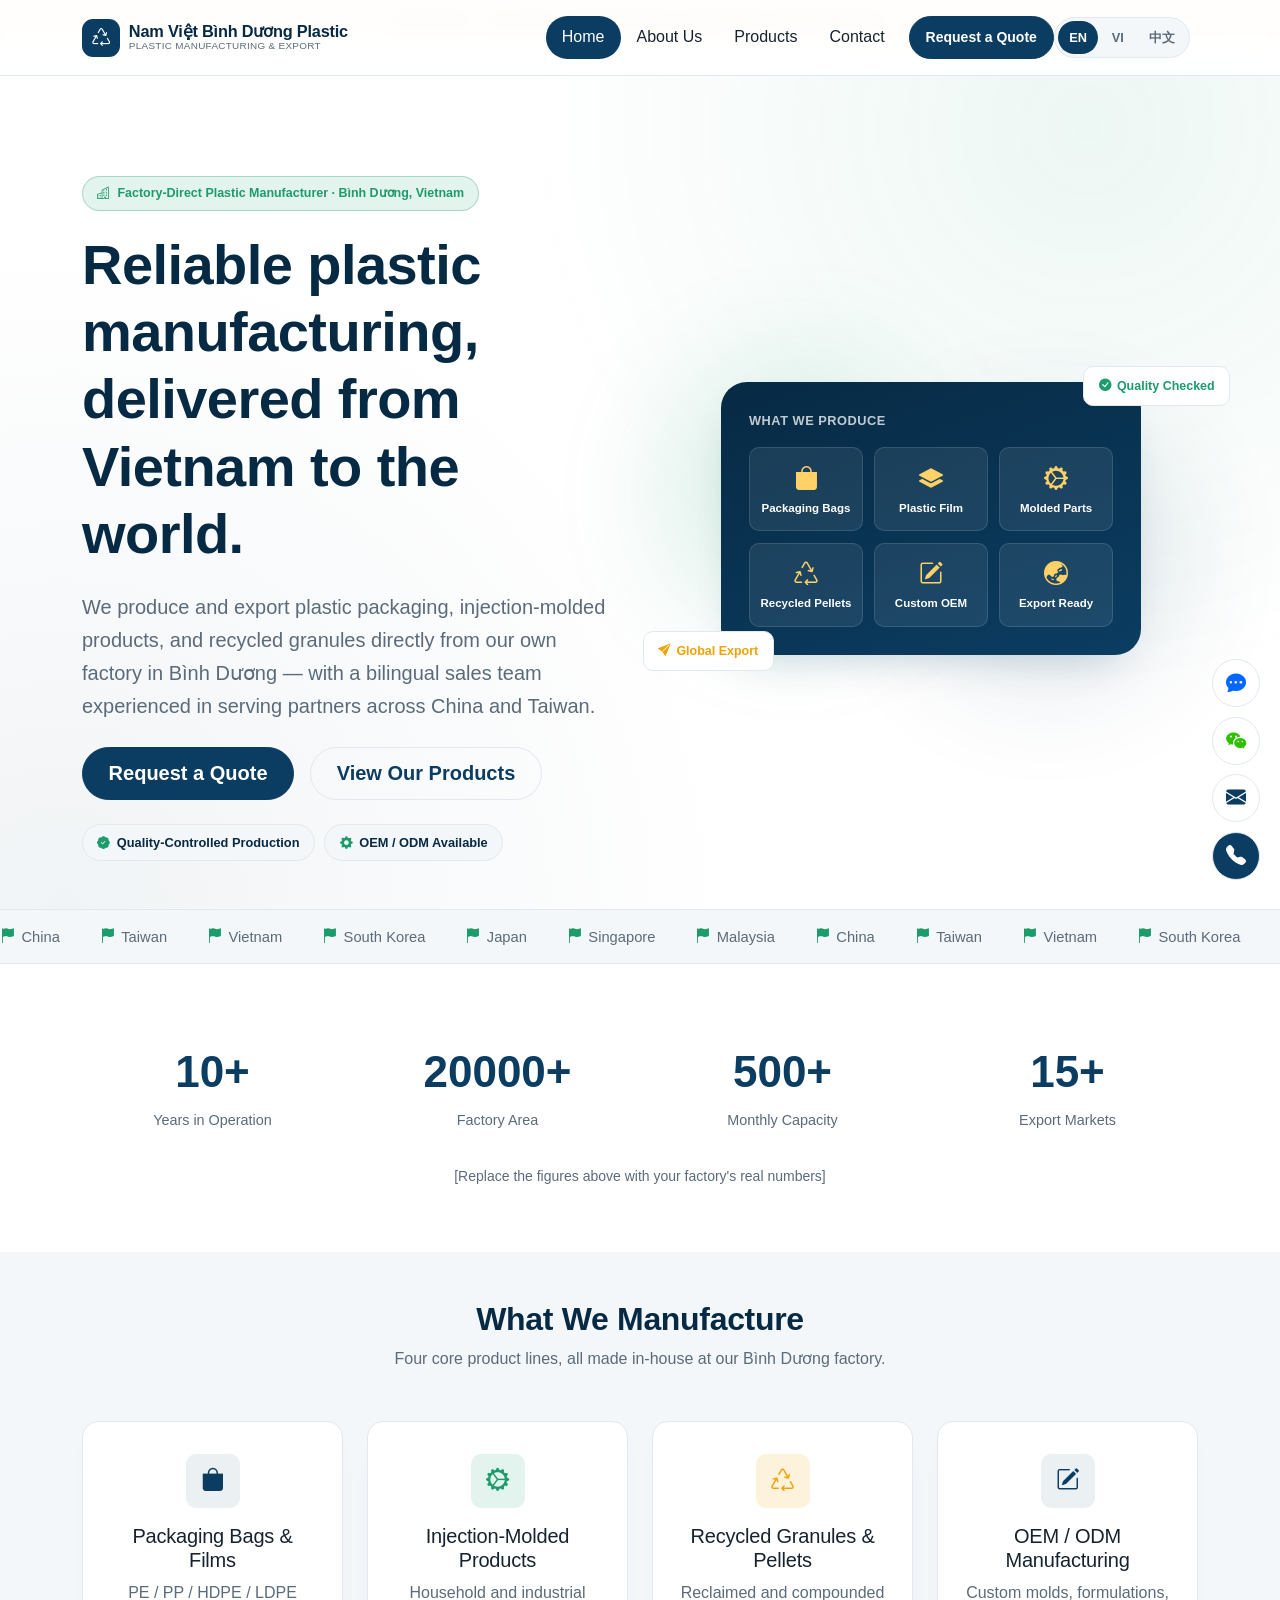
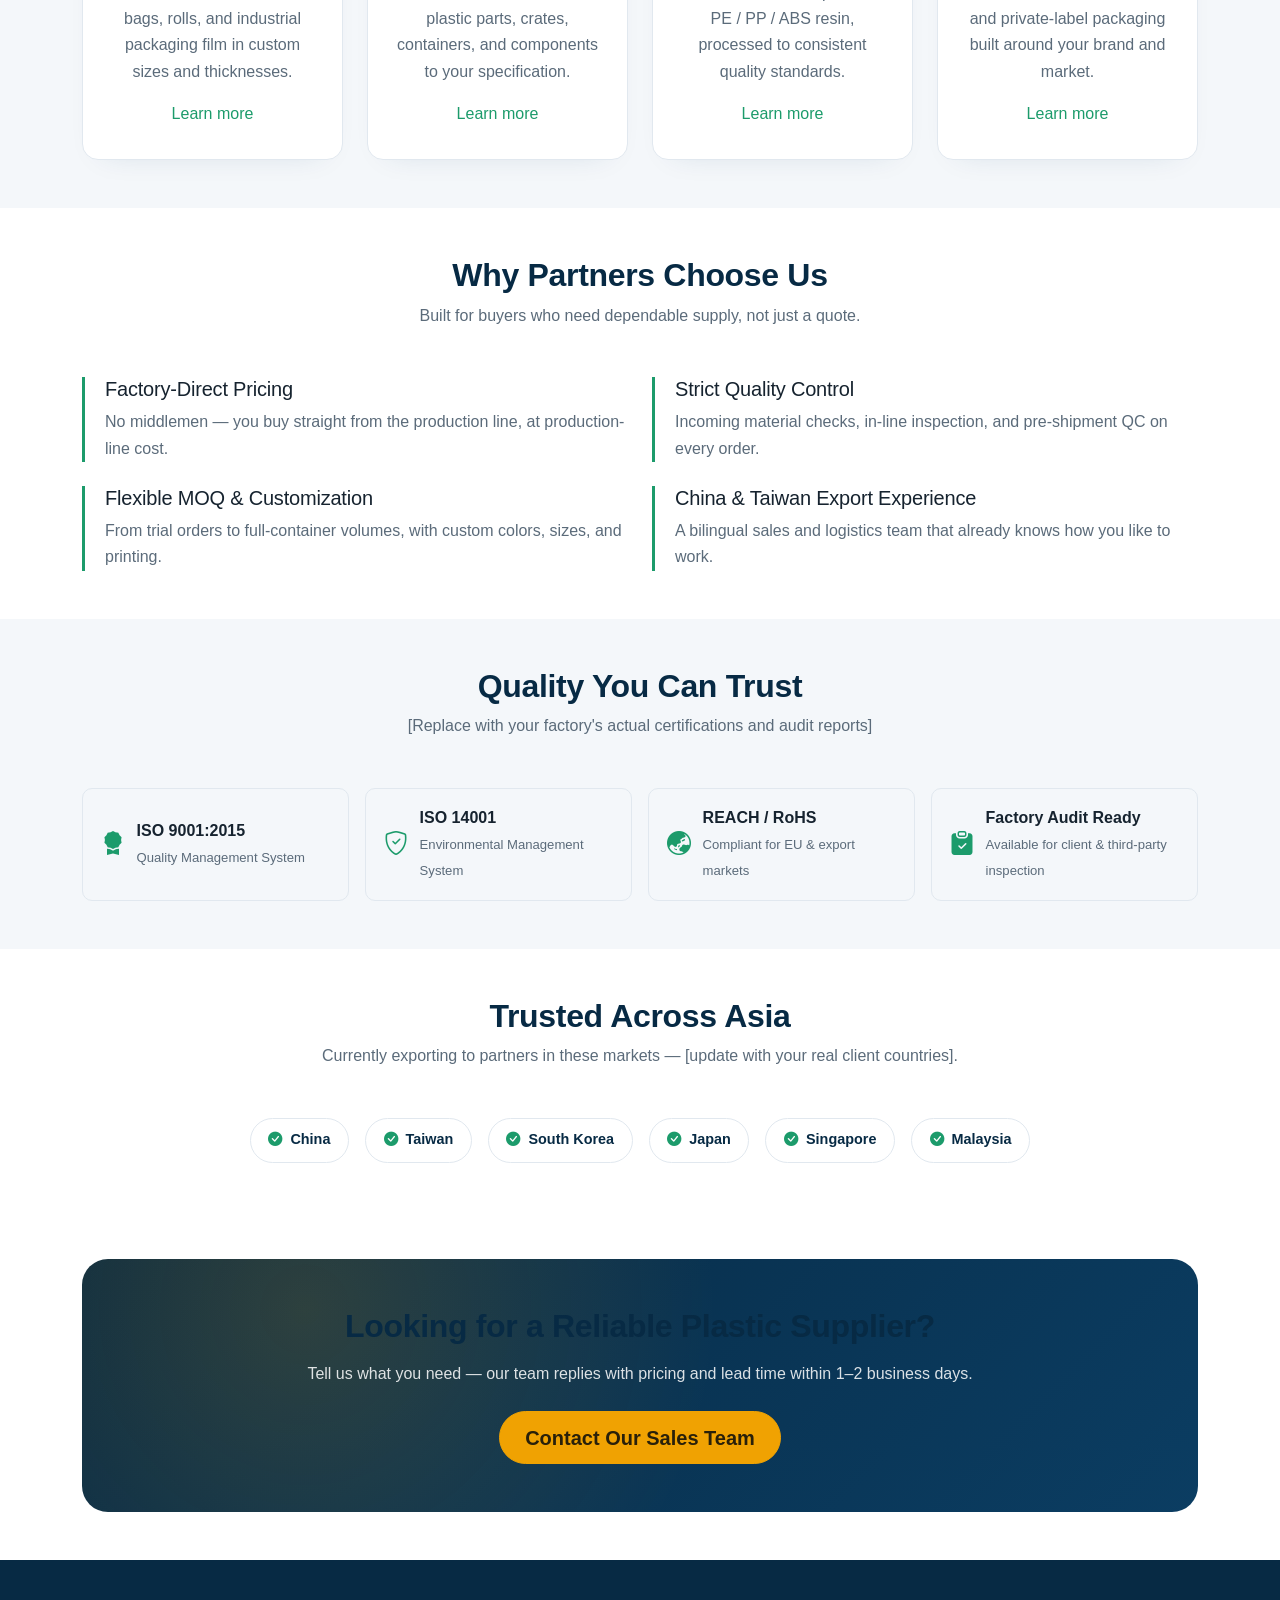
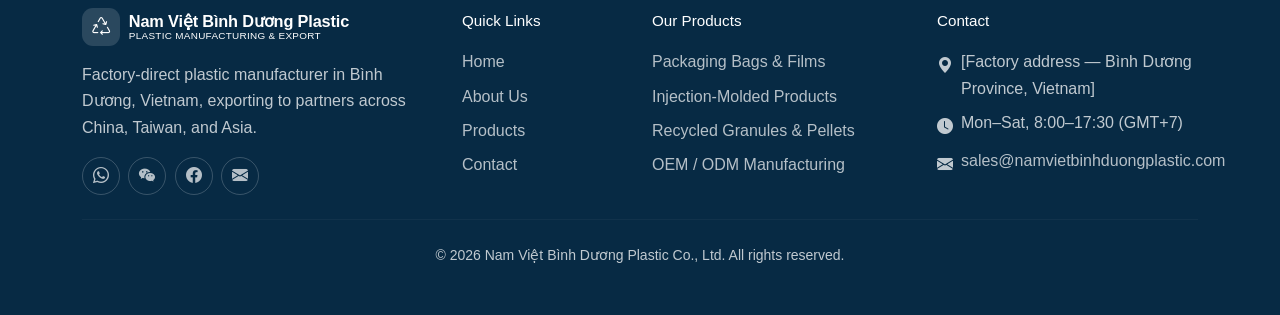
<file: index.html>
<!doctype html>
<html lang="en">

<head>
  <meta charset="utf-8">
  <meta name="viewport" content="width=device-width, initial-scale=1">
  <meta name="description" content="Factory-direct plastic packaging, injection-molded products, and recycled granules from Bình Dương, Vietnam. OEM/ODM export to China, Taiwan & Asia.">
  <title>Nam Việt Bình Dương Plastic — Vietnam Plastic Manufacturer & Exporter</title>
  <link rel="icon" href="data:image/svg+xml,%3Csvg xmlns='http://www.w3.org/2000/svg' viewBox='0 0 100 100'%3E%3Ctext y='.9em' font-size='90'%3E%E2%99%BB%EF%B8%8F%3C/text%3E%3C/svg%3E">

  <!-- Bootstrap 5.3.8 CSS -->
  <link href="https://cdn.jsdelivr.net/npm/bootstrap@5.3.8/dist/css/bootstrap.min.css" rel="stylesheet"
    integrity="sha384-sRIl4kxILFvY47J16cr9ZwB07vP4J8+LH7qKQnuqkuIAvNWLzeN8tE5YBujZqJLB" crossorigin="anonymous">
  <link rel="stylesheet" href="https://cdn.jsdelivr.net/npm/bootstrap-icons@1.11.3/font/bootstrap-icons.min.css">

  <!-- Shared site styles -->
  <link rel="stylesheet" href="assets/css/style.css">
</head>

<body data-meta-title="home.meta.title" data-meta-desc="home.meta.desc">

  <div class="draft-note text-center py-2 mb-0" style="border-radius:0;">
    <span data-i18n="draft.banner">Draft preview — text, photos, and figures below are placeholders pending final review.</span>
  </div>

  <!-- ===== NAVBAR ===== -->
  <nav class="navbar navbar-expand-lg fixed-top">
    <div class="container">
      <a class="navbar-brand" href="index.html">
        <span class="brand-mark"><i class="bi bi-recycle"></i></span>
        <span>
          <span class="brand-text d-block" data-i18n="brand.name">Nam Việt Bình Dương Plastic</span>
          <span class="brand-sub" data-i18n="brand.sub">Plastic Manufacturing &amp; Export</span>
        </span>
      </a>
      <div class="d-flex align-items-center order-lg-3">
        <div class="lang-switch me-2 d-none d-sm-inline-flex">
          <button type="button" data-lang="en">EN</button>
          <button type="button" data-lang="vi">VI</button>
          <button type="button" data-lang="zh">中文</button>
        </div>
        <button class="navbar-toggler" type="button" data-bs-toggle="collapse" data-bs-target="#menu"
          aria-controls="menu" aria-expanded="false" aria-label="Toggle navigation">
          <span class="navbar-toggler-icon"></span>
        </button>
      </div>
      <div class="collapse navbar-collapse" id="menu">
        <ul class="navbar-nav ms-auto align-items-lg-center">
          <li class="nav-item"><a class="nav-link" href="index.html" data-i18n="nav.home">Home</a></li>
          <li class="nav-item"><a class="nav-link" href="about.html" data-i18n="nav.about">About Us</a></li>
          <li class="nav-item"><a class="nav-link" href="products.html" data-i18n="nav.products">Products</a></li>
          <li class="nav-item"><a class="nav-link" href="contact.html" data-i18n="nav.contact">Contact</a></li>
          <li class="nav-item ms-lg-2 mt-2 mt-lg-0">
            <a href="contact.html" class="btn btn-primary btn-sm px-3" data-i18n="nav.quote">Request a Quote</a>
          </li>
          <li class="nav-item mt-3 d-sm-none">
            <div class="lang-switch">
              <button type="button" data-lang="en">EN</button>
              <button type="button" data-lang="vi">VI</button>
              <button type="button" data-lang="zh">中文</button>
            </div>
          </li>
        </ul>
      </div>
    </div>
  </nav>

  <main>
    <!-- ===== HERO ===== -->
    <section id="hero" class="hero">
      <div class="container">
        <div class="row align-items-center g-5">

          <div class="col-lg-6 text-center text-lg-start">
            <span class="eyebrow"><i class="bi bi-buildings"></i> <span data-i18n="home.hero.eyebrow">Factory-Direct Plastic Manufacturer · Bình Dương, Vietnam</span></span>
            <h1 class="display-4 fw-bold" data-i18n-html="home.hero.title">Reliable plastic manufacturing,<br>delivered from Vietnam to the world.</h1>
            <p class="lead my-4 text-secondary" data-i18n="home.hero.subtitle">We produce and export plastic packaging, injection-molded products, and recycled granules directly from our own factory in Bình Dương — with a bilingual sales team experienced in serving partners across China and Taiwan.</p>

            <div class="d-flex flex-wrap justify-content-center justify-content-lg-start gap-3 mb-4">
              <a href="contact.html" class="btn btn-primary btn-lg" data-i18n="home.hero.ctaQuote">Request a Quote</a>
              <a href="products.html" class="btn btn-outline-primary btn-lg" data-i18n="home.hero.ctaProducts">View Our Products</a>
            </div>

            <div class="hero-badges justify-content-center justify-content-lg-start">
              <span class="hero-badge"><i class="bi bi-patch-check-fill"></i> <span data-i18n="home.hero.badge1">Quality-Controlled Production</span></span>
              <span class="hero-badge"><i class="bi bi-gear-fill"></i> <span data-i18n="home.hero.badge2">OEM / ODM Available</span></span>
            </div>
          </div>

          <div class="col-lg-6">
            <div class="hero-visual">
              <div class="production-panel">
                <div class="panel-heading" data-i18n="home.hero.panelHeading">What We Produce</div>
                <div class="production-grid">
                  <div class="tile"><i class="bi bi-bag-fill"></i><span data-i18n="home.hero.tile1">Packaging Bags</span></div>
                  <div class="tile"><i class="bi bi-layers-fill"></i><span data-i18n="home.hero.tile2">Plastic Film</span></div>
                  <div class="tile"><i class="bi bi-gear-wide-connected"></i><span data-i18n="home.hero.tile3">Molded Parts</span></div>
                  <div class="tile"><i class="bi bi-recycle"></i><span data-i18n="home.hero.tile4">Recycled Pellets</span></div>
                  <div class="tile"><i class="bi bi-pencil-square"></i><span data-i18n="home.hero.tile5">Custom OEM</span></div>
                  <div class="tile"><i class="bi bi-globe-asia-australia"></i><span data-i18n="home.hero.tile6">Export Ready</span></div>
                </div>
              </div>
              <div class="floating-chip chip-1"><i class="bi bi-check-circle-fill"></i> <span data-i18n="home.hero.chip1">Quality Checked</span></div>
              <div class="floating-chip chip-2"><i class="bi bi-send-fill"></i> <span data-i18n="home.hero.chip2">Global Export</span></div>
            </div>
          </div>

        </div>
      </div>
    </section>

    <!-- ===== EXPORT MARKETS MARQUEE ===== -->
    <div class="marquee-wrap">
      <div class="marquee-track">
        <span><i class="bi bi-flag-fill"></i><span data-i18n="markets.cn">China</span></span>
        <span><i class="bi bi-flag-fill"></i><span data-i18n="markets.tw">Taiwan</span></span>
        <span><i class="bi bi-flag-fill"></i><span data-i18n="markets.vn">Vietnam</span></span>
        <span><i class="bi bi-flag-fill"></i><span data-i18n="markets.kr">South Korea</span></span>
        <span><i class="bi bi-flag-fill"></i><span data-i18n="markets.jp">Japan</span></span>
        <span><i class="bi bi-flag-fill"></i><span data-i18n="markets.sg">Singapore</span></span>
        <span><i class="bi bi-flag-fill"></i><span data-i18n="markets.my">Malaysia</span></span>
        <span><i class="bi bi-flag-fill"></i><span data-i18n="markets.cn">China</span></span>
        <span><i class="bi bi-flag-fill"></i><span data-i18n="markets.tw">Taiwan</span></span>
        <span><i class="bi bi-flag-fill"></i><span data-i18n="markets.vn">Vietnam</span></span>
        <span><i class="bi bi-flag-fill"></i><span data-i18n="markets.kr">South Korea</span></span>
        <span><i class="bi bi-flag-fill"></i><span data-i18n="markets.jp">Japan</span></span>
        <span><i class="bi bi-flag-fill"></i><span data-i18n="markets.sg">Singapore</span></span>
        <span><i class="bi bi-flag-fill"></i><span data-i18n="markets.my">Malaysia</span></span>
      </div>
    </div>

    <!-- ===== STATS ===== -->
    <section class="py-5">
      <div class="container">
        <div class="row g-4">
          <div class="col-6 col-lg-3">
            <div class="stat-card">
              <div class="stat-number"><span data-counter="10" data-suffix="+">0</span></div>
              <div class="stat-label" data-i18n="home.stats.years">Years in Operation</div>
            </div>
          </div>
          <div class="col-6 col-lg-3">
            <div class="stat-card">
              <div class="stat-number"><span data-counter="20000" data-suffix="+">0</span></div>
              <div class="stat-label" data-i18n="home.stats.factory">Factory Area (m²)</div>
            </div>
          </div>
          <div class="col-6 col-lg-3">
            <div class="stat-card">
              <div class="stat-number"><span data-counter="500" data-suffix="+">0</span></div>
              <div class="stat-label" data-i18n="home.stats.capacity">Monthly Capacity (tons)</div>
            </div>
          </div>
          <div class="col-6 col-lg-3">
            <div class="stat-card">
              <div class="stat-number"><span data-counter="15" data-suffix="+">0</span></div>
              <div class="stat-label" data-i18n="home.stats.countries">Export Markets</div>
            </div>
          </div>
        </div>
        <p class="text-center text-secondary small mt-2">[Replace the figures above with your factory's real numbers]</p>
      </div>
    </section>

    <!-- ===== PRODUCTS OVERVIEW ===== -->
    <section id="products" class="py-5 bg-light">
      <div class="container text-center">
        <div class="mb-5">
          <h2 class="fw-bold" data-i18n="home.products.heading">What We Manufacture</h2>
          <p class="text-secondary" data-i18n="home.products.subheading">Four core product lines, all made in-house at our Bình Dương factory.</p>
        </div>
        <div class="row g-4">

          <div class="col-md-6 col-lg-3">
            <div class="surface-card text-center">
              <div class="icon-badge mx-auto"><i class="bi bi-bag-fill"></i></div>
              <h3 class="h5" data-i18n="home.products.card1Title">Packaging Bags &amp; Films</h3>
              <p class="text-secondary" data-i18n="home.products.card1Desc">PE / PP / HDPE / LDPE bags, rolls, and industrial packaging film in custom sizes and thicknesses.</p>
              <a href="products.html" data-i18n="home.products.learnMore">Learn more</a>
            </div>
          </div>

          <div class="col-md-6 col-lg-3">
            <div class="surface-card text-center">
              <div class="icon-badge accent mx-auto"><i class="bi bi-gear-wide-connected"></i></div>
              <h3 class="h5" data-i18n="home.products.card2Title">Injection-Molded Products</h3>
              <p class="text-secondary" data-i18n="home.products.card2Desc">Household and industrial plastic parts, crates, containers, and components to your specification.</p>
              <a href="products.html" data-i18n="home.products.learnMore">Learn more</a>
            </div>
          </div>

          <div class="col-md-6 col-lg-3">
            <div class="surface-card text-center">
              <div class="icon-badge warm mx-auto"><i class="bi bi-recycle"></i></div>
              <h3 class="h5" data-i18n="home.products.card3Title">Recycled Granules &amp; Pellets</h3>
              <p class="text-secondary" data-i18n="home.products.card3Desc">Reclaimed and compounded PE / PP / ABS resin, processed to consistent quality standards.</p>
              <a href="products.html" data-i18n="home.products.learnMore">Learn more</a>
            </div>
          </div>

          <div class="col-md-6 col-lg-3">
            <div class="surface-card text-center">
              <div class="icon-badge mx-auto"><i class="bi bi-pencil-square"></i></div>
              <h3 class="h5" data-i18n="home.products.card4Title">OEM / ODM Manufacturing</h3>
              <p class="text-secondary" data-i18n="home.products.card4Desc">Custom molds, formulations, and private-label packaging built around your brand and market.</p>
              <a href="products.html" data-i18n="home.products.learnMore">Learn more</a>
            </div>
          </div>

        </div>
      </div>
    </section>

    <!-- ===== WHY CHOOSE US ===== -->
    <section class="py-5">
      <div class="container">
        <div class="text-center mb-5">
          <h2 class="fw-bold" data-i18n="home.why.heading">Why Partners Choose Us</h2>
          <p class="text-secondary" data-i18n="home.why.subheading">Built for buyers who need dependable supply, not just a quote.</p>
        </div>
        <div class="row g-4">
          <div class="col-md-6">
            <div class="value-card">
              <h3 class="h5" data-i18n="home.why.item1Title">Factory-Direct Pricing</h3>
              <p class="text-secondary mb-0" data-i18n="home.why.item1Desc">No middlemen — you buy straight from the production line, at production-line cost.</p>
            </div>
          </div>
          <div class="col-md-6">
            <div class="value-card">
              <h3 class="h5" data-i18n="home.why.item2Title">Strict Quality Control</h3>
              <p class="text-secondary mb-0" data-i18n="home.why.item2Desc">Incoming material checks, in-line inspection, and pre-shipment QC on every order.</p>
            </div>
          </div>
          <div class="col-md-6">
            <div class="value-card">
              <h3 class="h5" data-i18n="home.why.item3Title">Flexible MOQ &amp; Customization</h3>
              <p class="text-secondary mb-0" data-i18n="home.why.item3Desc">From trial orders to full-container volumes, with custom colors, sizes, and printing.</p>
            </div>
          </div>
          <div class="col-md-6">
            <div class="value-card">
              <h3 class="h5" data-i18n="home.why.item4Title">China &amp; Taiwan Export Experience</h3>
              <p class="text-secondary mb-0" data-i18n="home.why.item4Desc">A bilingual sales and logistics team that already knows how you like to work.</p>
            </div>
          </div>
        </div>
      </div>
    </section>

    <!-- ===== CERTIFICATIONS ===== -->
    <section class="py-5 bg-light">
      <div class="container">
        <div class="text-center mb-5">
          <h2 class="fw-bold" data-i18n="home.cert.heading">Quality You Can Trust</h2>
          <p class="text-secondary" data-i18n="home.cert.subheading">[Replace with your factory's actual certifications and audit reports]</p>
        </div>
        <div class="row g-3">
          <div class="col-md-6 col-lg-3">
            <div class="cert-chip">
              <i class="bi bi-award-fill"></i>
              <div><strong class="d-block" data-i18n="home.cert.item1">ISO 9001:2015</strong><span class="cert-note" data-i18n="home.cert.item1Note">Quality Management System</span></div>
            </div>
          </div>
          <div class="col-md-6 col-lg-3">
            <div class="cert-chip">
              <i class="bi bi-shield-check"></i>
              <div><strong class="d-block" data-i18n="home.cert.item2">ISO 14001</strong><span class="cert-note" data-i18n="home.cert.item2Note">Environmental Management System</span></div>
            </div>
          </div>
          <div class="col-md-6 col-lg-3">
            <div class="cert-chip">
              <i class="bi bi-globe-asia-australia"></i>
              <div><strong class="d-block" data-i18n="home.cert.item3">REACH / RoHS</strong><span class="cert-note" data-i18n="home.cert.item3Note">Compliant for EU &amp; export markets</span></div>
            </div>
          </div>
          <div class="col-md-6 col-lg-3">
            <div class="cert-chip">
              <i class="bi bi-clipboard-check-fill"></i>
              <div><strong class="d-block" data-i18n="home.cert.item4">Factory Audit Ready</strong><span class="cert-note" data-i18n="home.cert.item4Note">Available for client &amp; third-party inspection</span></div>
            </div>
          </div>
        </div>
      </div>
    </section>

    <!-- ===== EXPORT MARKETS ===== -->
    <section class="py-5">
      <div class="container">
        <div class="text-center mb-5">
          <h2 class="fw-bold" data-i18n="home.marketsSection.heading">Trusted Across Asia</h2>
          <p class="text-secondary" data-i18n="home.marketsSection.subheading">Currently exporting to partners in these markets — [update with your real client countries].</p>
        </div>
        <div class="d-flex flex-wrap justify-content-center gap-3">
          <span class="market-chip"><i class="bi bi-check-circle-fill"></i> <span data-i18n="markets.cn">China</span></span>
          <span class="market-chip"><i class="bi bi-check-circle-fill"></i> <span data-i18n="markets.tw">Taiwan</span></span>
          <span class="market-chip"><i class="bi bi-check-circle-fill"></i> <span data-i18n="markets.kr">South Korea</span></span>
          <span class="market-chip"><i class="bi bi-check-circle-fill"></i> <span data-i18n="markets.jp">Japan</span></span>
          <span class="market-chip"><i class="bi bi-check-circle-fill"></i> <span data-i18n="markets.sg">Singapore</span></span>
          <span class="market-chip"><i class="bi bi-check-circle-fill"></i> <span data-i18n="markets.my">Malaysia</span></span>
        </div>
      </div>
    </section>

    <!-- ===== CALL TO ACTION ===== -->
    <section class="py-5">
      <div class="container">
        <div class="cta-banner p-5 text-center">
          <h2 class="fw-bold mb-3" data-i18n="home.cta.heading">Looking for a Reliable Plastic Supplier?</h2>
          <p class="mb-4" data-i18n="home.cta.subheading">Tell us what you need — our team replies with pricing and lead time within 1–2 business days.</p>
          <a href="contact.html" class="btn btn-warm btn-lg" data-i18n="home.cta.button">Contact Our Sales Team</a>
        </div>
      </div>
    </section>
  </main>

  <!-- ===== FOOTER ===== -->
  <footer class="site-footer py-5">
    <div class="container">
      <div class="row gy-4">
        <div class="col-lg-4">
          <a class="navbar-brand d-inline-flex mb-3" href="index.html">
            <span class="brand-mark"><i class="bi bi-recycle"></i></span>
            <span>
              <span class="brand-text d-block" data-i18n="brand.name">Nam Việt Bình Dương Plastic</span>
              <span class="brand-sub" data-i18n="brand.sub">Plastic Manufacturing &amp; Export</span>
            </span>
          </a>
          <p data-i18n="footer.tagline">Factory-direct plastic manufacturer in Bình Dương, Vietnam, exporting to partners across China, Taiwan, and Asia.</p>
          <div class="footer-social">
            <a href="#" aria-label="WhatsApp" target="_blank" rel="noopener"><i class="bi bi-whatsapp"></i></a>
            <a href="#" aria-label="WeChat" target="_blank" rel="noopener"><i class="bi bi-wechat"></i></a>
            <a href="#" aria-label="Facebook" target="_blank" rel="noopener"><i class="bi bi-facebook"></i></a>
            <a href="mailto:sales@namvietbinhduongplastic.com" aria-label="Email"><i class="bi bi-envelope-fill"></i></a>
          </div>
        </div>
        <div class="col-lg-2 col-6">
          <div class="footer-heading" data-i18n="footer.quickLinks">Quick Links</div>
          <ul class="list-unstyled">
            <li class="mb-2"><a href="index.html" data-i18n="nav.home">Home</a></li>
            <li class="mb-2"><a href="about.html" data-i18n="nav.about">About Us</a></li>
            <li class="mb-2"><a href="products.html" data-i18n="nav.products">Products</a></li>
            <li class="mb-2"><a href="contact.html" data-i18n="nav.contact">Contact</a></li>
          </ul>
        </div>
        <div class="col-lg-3 col-6">
          <div class="footer-heading" data-i18n="footer.ourProducts">Our Products</div>
          <ul class="list-unstyled">
            <li class="mb-2"><a href="products.html" data-i18n="products_nav.bags">Packaging Bags &amp; Films</a></li>
            <li class="mb-2"><a href="products.html" data-i18n="products_nav.injection">Injection-Molded Products</a></li>
            <li class="mb-2"><a href="products.html" data-i18n="products_nav.recycled">Recycled Granules &amp; Pellets</a></li>
            <li class="mb-2"><a href="products.html" data-i18n="products_nav.oem">OEM / ODM Manufacturing</a></li>
          </ul>
        </div>
        <div class="col-lg-3">
          <div class="footer-heading" data-i18n="footer.contactUs">Contact</div>
          <ul class="list-unstyled">
            <li class="mb-2 d-flex gap-2"><i class="bi bi-geo-alt-fill mt-1"></i><span data-i18n="footer.address">[Factory address — Bình Dương Province, Vietnam]</span></li>
            <li class="mb-2 d-flex gap-2"><i class="bi bi-clock-fill mt-1"></i><span data-i18n="footer.hoursValue">Mon–Sat, 8:00–17:30 (GMT+7)</span></li>
            <li class="mb-2 d-flex gap-2"><i class="bi bi-envelope-fill mt-1"></i><a href="mailto:sales@namvietbinhduongplastic.com">sales@namvietbinhduongplastic.com</a></li>
          </ul>
        </div>
      </div>

      <hr class="divider-soft my-4">
      <p class="text-center mb-0 small" data-i18n="footer.rights">© 2026 Nam Việt Bình Dương Plastic Co., Ltd. All rights reserved.</p>
    </div>
  </footer>

  <!-- ===== QUICK CONTACT ===== -->
  <div class="quick-contact">
    <a href="#" class="qc-zalo" aria-label="Zalo / WhatsApp" title="Zalo / WhatsApp"><i class="bi bi-chat-dots-fill"></i></a>
    <a href="#" class="qc-wechat" aria-label="WeChat" title="WeChat"><i class="bi bi-wechat"></i></a>
    <a href="mailto:sales@namvietbinhduongplastic.com" aria-label="Email" title="Email"><i class="bi bi-envelope-fill"></i></a>
    <a href="tel:+84" class="qc-phone" aria-label="Call" title="Call"><i class="bi bi-telephone-fill"></i></a>
  </div>

  <!-- Bootstrap bundle JS -->
  <script src="https://cdn.jsdelivr.net/npm/bootstrap@5.3.8/dist/js/bootstrap.bundle.min.js"
    integrity="sha384-FKyoEForCGlyvwx9Hj09JcYn3nv7wiPVlz7YYwJrWVcXK/BmnVDxM+D2scQbITxI"
    crossorigin="anonymous"></script>
  <script src="assets/js/i18n.js"></script>
  <script src="assets/js/main.js"></script>
</body>

</html>
</file>
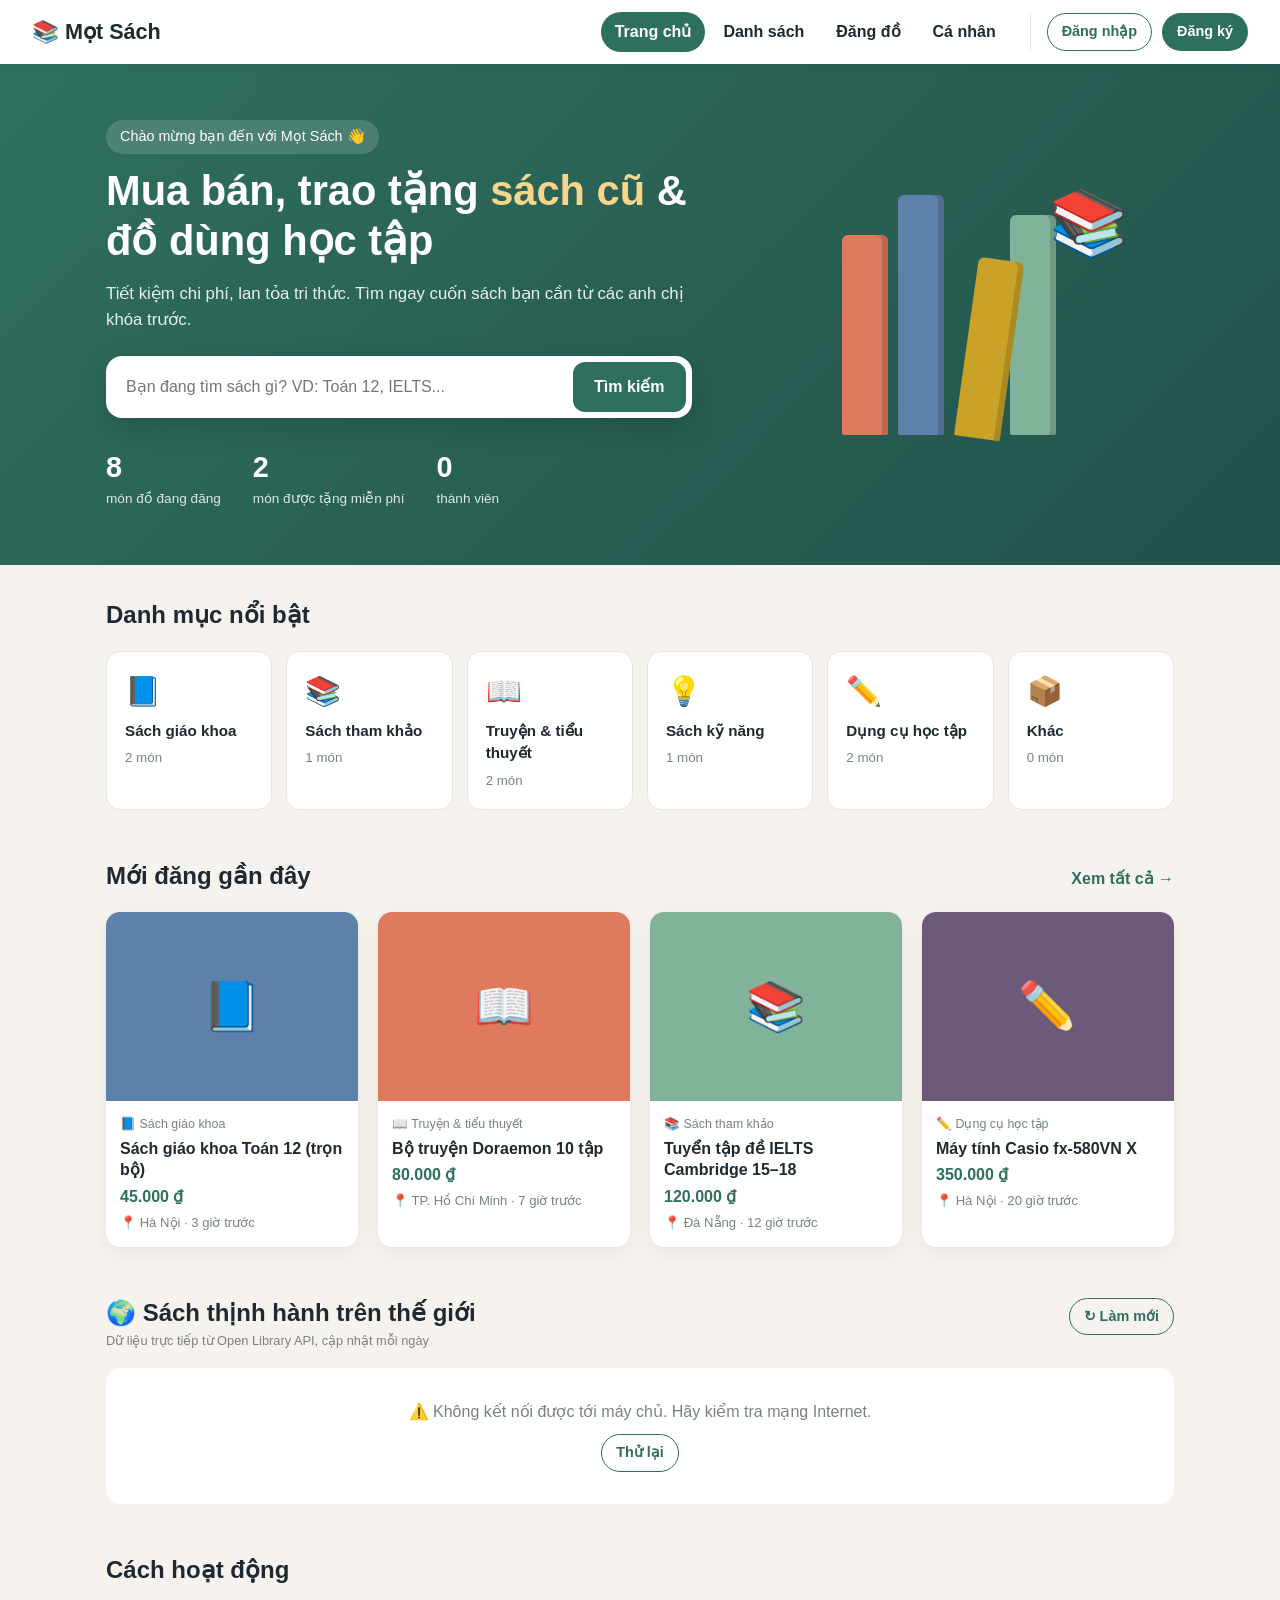
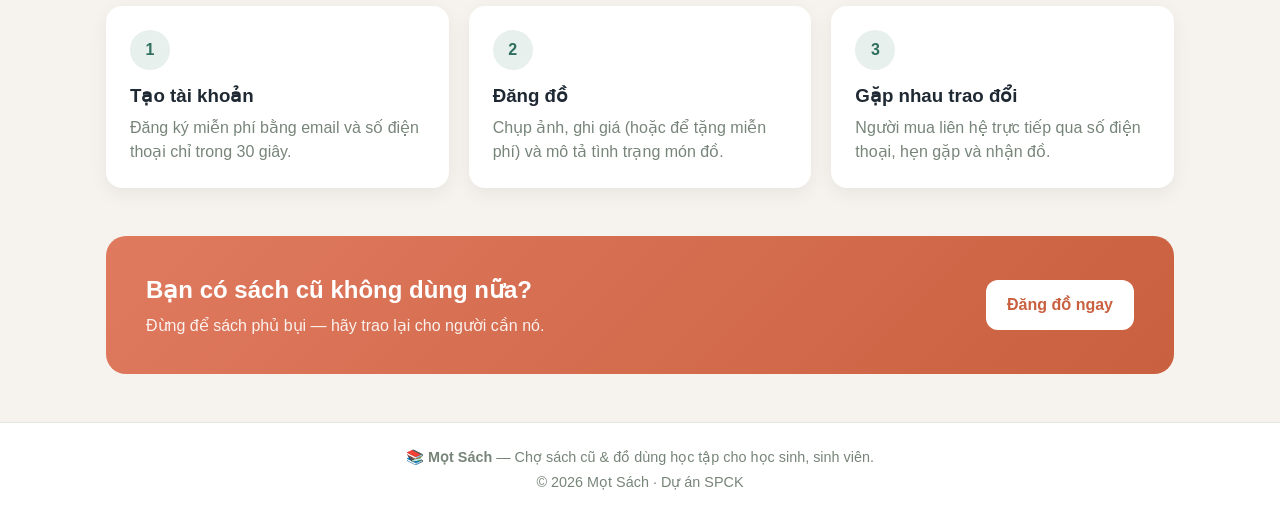
<file: SPCK/index.html>
<!DOCTYPE html>
<html lang="vi">
<head>
  <meta charset="UTF-8" />
  <meta name="viewport" content="width=device-width, initial-scale=1.0" />
  <title>Mọt Sách</title>
  <!-- Mở thư mục SPCK sẽ tự chuyển tới Trang chủ -->
  <meta http-equiv="refresh" content="0; url=Trang%20ch%E1%BB%A7/trang-chu.html" />
  <script>
    window.location.replace("Trang chủ/trang-chu.html");
  </script>
</head>
<body>
  <p>Đang chuyển tới <a href="Trang chủ/trang-chu.html">Trang chủ Mọt Sách</a>...</p>
</body>
</html>
</file>
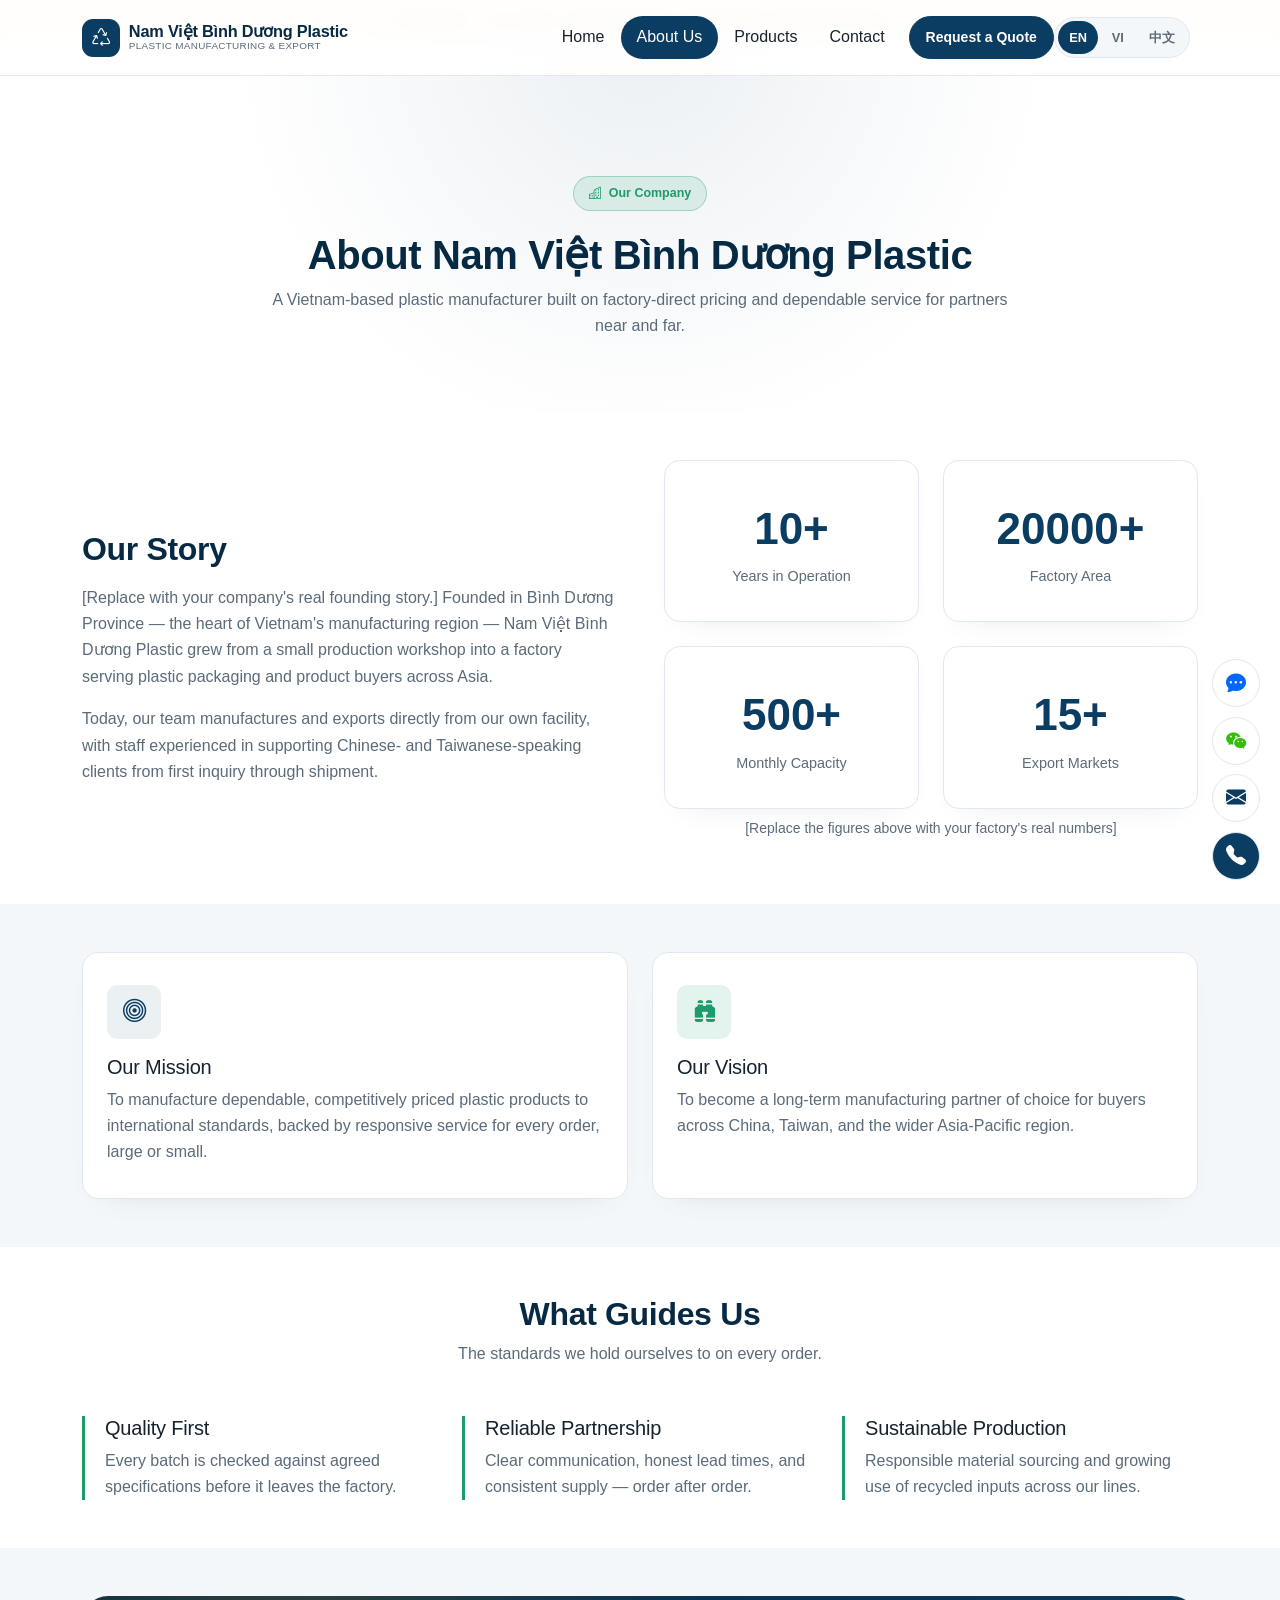
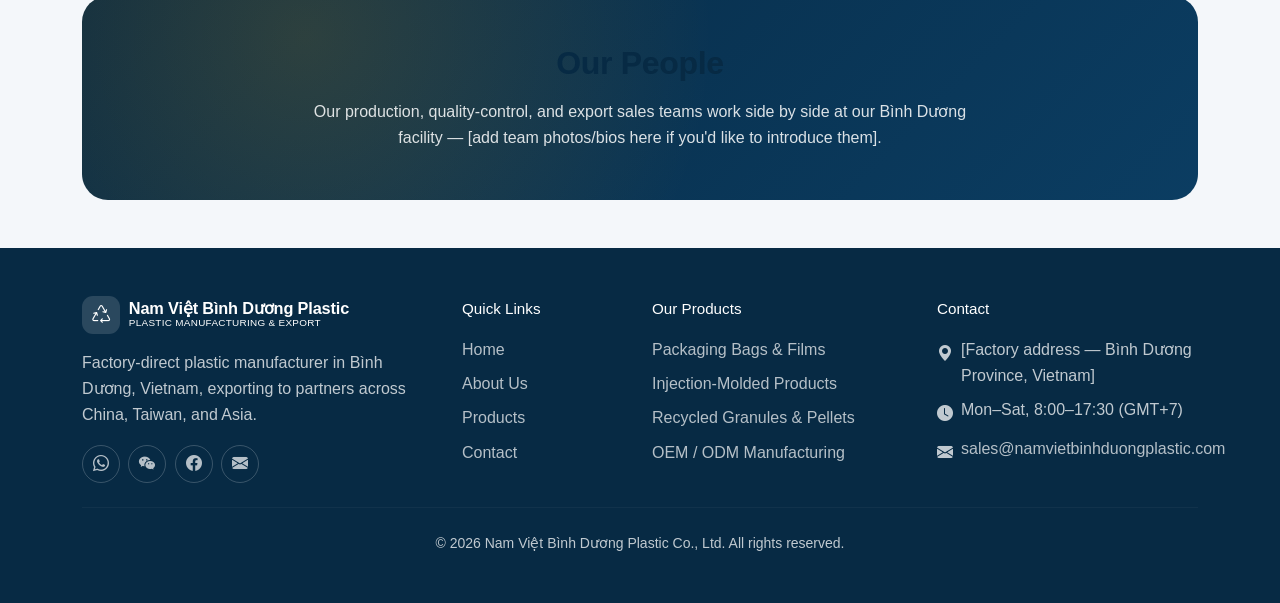
<file: about.html>
<!doctype html>
<html lang="en">

<head>
  <meta charset="utf-8">
  <meta name="viewport" content="width=device-width, initial-scale=1">
  <meta name="description" content="Learn about Nam Việt Bình Dương Plastic's factory, mission, and the team behind our plastic manufacturing and export business.">
  <title>About Us — Nam Việt Bình Dương Plastic</title>
  <link rel="icon" href="data:image/svg+xml,%3Csvg xmlns='http://www.w3.org/2000/svg' viewBox='0 0 100 100'%3E%3Ctext y='.9em' font-size='90'%3E%E2%99%BB%EF%B8%8F%3C/text%3E%3C/svg%3E">

  <link href="https://cdn.jsdelivr.net/npm/bootstrap@5.3.8/dist/css/bootstrap.min.css" rel="stylesheet"
    integrity="sha384-sRIl4kxILFvY47J16cr9ZwB07vP4J8+LH7qKQnuqkuIAvNWLzeN8tE5YBujZqJLB" crossorigin="anonymous">
  <link rel="stylesheet" href="https://cdn.jsdelivr.net/npm/bootstrap-icons@1.11.3/font/bootstrap-icons.min.css">

  <link rel="stylesheet" href="assets/css/style.css">
</head>

<body data-meta-title="about.meta.title" data-meta-desc="about.meta.desc">

  <div class="draft-note text-center py-2 mb-0" style="border-radius:0;">
    <span data-i18n="draft.banner">Draft preview — text, photos, and figures below are placeholders pending final review.</span>
  </div>

  <!-- ===== NAVBAR ===== -->
  <nav class="navbar navbar-expand-lg fixed-top">
    <div class="container">
      <a class="navbar-brand" href="index.html">
        <span class="brand-mark"><i class="bi bi-recycle"></i></span>
        <span>
          <span class="brand-text d-block" data-i18n="brand.name">Nam Việt Bình Dương Plastic</span>
          <span class="brand-sub" data-i18n="brand.sub">Plastic Manufacturing &amp; Export</span>
        </span>
      </a>
      <div class="d-flex align-items-center order-lg-3">
        <div class="lang-switch me-2 d-none d-sm-inline-flex">
          <button type="button" data-lang="en">EN</button>
          <button type="button" data-lang="vi">VI</button>
          <button type="button" data-lang="zh">中文</button>
        </div>
        <button class="navbar-toggler" type="button" data-bs-toggle="collapse" data-bs-target="#menu"
          aria-controls="menu" aria-expanded="false" aria-label="Toggle navigation">
          <span class="navbar-toggler-icon"></span>
        </button>
      </div>
      <div class="collapse navbar-collapse" id="menu">
        <ul class="navbar-nav ms-auto align-items-lg-center">
          <li class="nav-item"><a class="nav-link" href="index.html" data-i18n="nav.home">Home</a></li>
          <li class="nav-item"><a class="nav-link" href="about.html" data-i18n="nav.about">About Us</a></li>
          <li class="nav-item"><a class="nav-link" href="products.html" data-i18n="nav.products">Products</a></li>
          <li class="nav-item"><a class="nav-link" href="contact.html" data-i18n="nav.contact">Contact</a></li>
          <li class="nav-item ms-lg-2 mt-2 mt-lg-0">
            <a href="contact.html" class="btn btn-primary btn-sm px-3" data-i18n="nav.quote">Request a Quote</a>
          </li>
          <li class="nav-item mt-3 d-sm-none">
            <div class="lang-switch">
              <button type="button" data-lang="en">EN</button>
              <button type="button" data-lang="vi">VI</button>
              <button type="button" data-lang="zh">中文</button>
            </div>
          </li>
        </ul>
      </div>
    </div>
  </nav>

  <main>
    <!-- ===== PAGE HEADER ===== -->
    <section class="page-header">
      <div class="container">
        <span class="eyebrow"><i class="bi bi-buildings"></i> <span data-i18n="about.hero.eyebrow">Our Company</span></span>
        <h1 class="fw-bold" data-i18n="about.hero.title">About Nam Việt Bình Dương Plastic</h1>
        <p class="text-secondary col-lg-8 mx-auto" data-i18n="about.hero.subtitle">A Vietnam-based plastic manufacturer built on factory-direct pricing and dependable service for partners near and far.</p>
      </div>
    </section>

    <!-- ===== STORY ===== -->
    <section class="py-5">
      <div class="container">
        <div class="row g-5 align-items-center">
          <div class="col-lg-6">
            <h2 class="fw-bold mb-3" data-i18n="about.story.heading">Our Story</h2>
            <p class="text-secondary" data-i18n="about.story.p1">[Replace with your company's real founding story.] Founded in Bình Dương Province — the heart of Vietnam's manufacturing region — Nam Việt Bình Dương Plastic grew from a small production workshop into a factory serving plastic packaging and product buyers across Asia.</p>
            <p class="text-secondary mb-0" data-i18n="about.story.p2">Today, our team manufactures and exports directly from our own facility, with staff experienced in supporting Chinese- and Taiwanese-speaking clients from first inquiry through shipment.</p>
          </div>
          <div class="col-lg-6">
            <div class="row g-4">
              <div class="col-6">
                <div class="stat-card surface-card">
                  <div class="stat-number"><span data-counter="10" data-suffix="+">0</span></div>
                  <div class="stat-label" data-i18n="about.stats.years">Years in Operation</div>
                </div>
              </div>
              <div class="col-6">
                <div class="stat-card surface-card">
                  <div class="stat-number"><span data-counter="20000" data-suffix="+">0</span></div>
                  <div class="stat-label" data-i18n="about.stats.factory">Factory Area (m²)</div>
                </div>
              </div>
              <div class="col-6">
                <div class="stat-card surface-card">
                  <div class="stat-number"><span data-counter="500" data-suffix="+">0</span></div>
                  <div class="stat-label" data-i18n="about.stats.capacity">Monthly Capacity (tons)</div>
                </div>
              </div>
              <div class="col-6">
                <div class="stat-card surface-card">
                  <div class="stat-number"><span data-counter="15" data-suffix="+">0</span></div>
                  <div class="stat-label" data-i18n="about.stats.countries">Export Markets</div>
                </div>
              </div>
            </div>
            <p class="text-center text-secondary small mt-2">[Replace the figures above with your factory's real numbers]</p>
          </div>
        </div>
      </div>
    </section>

    <!-- ===== MISSION / VISION ===== -->
    <section class="py-5 bg-light">
      <div class="container">
        <div class="row g-4">
          <div class="col-md-6">
            <div class="surface-card h-100">
              <div class="icon-badge mx-0"><i class="bi bi-bullseye"></i></div>
              <h3 class="h5" data-i18n="about.mission.title">Our Mission</h3>
              <p class="text-secondary mb-0" data-i18n="about.mission.text">To manufacture dependable, competitively priced plastic products to international standards, backed by responsive service for every order, large or small.</p>
            </div>
          </div>
          <div class="col-md-6">
            <div class="surface-card h-100">
              <div class="icon-badge accent mx-0"><i class="bi bi-binoculars-fill"></i></div>
              <h3 class="h5" data-i18n="about.vision.title">Our Vision</h3>
              <p class="text-secondary mb-0" data-i18n="about.vision.text">To become a long-term manufacturing partner of choice for buyers across China, Taiwan, and the wider Asia-Pacific region.</p>
            </div>
          </div>
        </div>
      </div>
    </section>

    <!-- ===== VALUES ===== -->
    <section class="py-5">
      <div class="container">
        <div class="text-center mb-5">
          <h2 class="fw-bold" data-i18n="about.values.heading">What Guides Us</h2>
          <p class="text-secondary" data-i18n="about.values.subheading">The standards we hold ourselves to on every order.</p>
        </div>
        <div class="row g-4">
          <div class="col-md-4">
            <div class="value-card">
              <h3 class="h5" data-i18n="about.values.value1Title">Quality First</h3>
              <p class="text-secondary mb-0" data-i18n="about.values.value1Desc">Every batch is checked against agreed specifications before it leaves the factory.</p>
            </div>
          </div>
          <div class="col-md-4">
            <div class="value-card">
              <h3 class="h5" data-i18n="about.values.value2Title">Reliable Partnership</h3>
              <p class="text-secondary mb-0" data-i18n="about.values.value2Desc">Clear communication, honest lead times, and consistent supply — order after order.</p>
            </div>
          </div>
          <div class="col-md-4">
            <div class="value-card">
              <h3 class="h5" data-i18n="about.values.value3Title">Sustainable Production</h3>
              <p class="text-secondary mb-0" data-i18n="about.values.value3Desc">Responsible material sourcing and growing use of recycled inputs across our lines.</p>
            </div>
          </div>
        </div>
      </div>
    </section>

    <!-- ===== TEAM ===== -->
    <section class="py-5 bg-light">
      <div class="container text-center">
        <div class="cta-banner p-5">
          <h2 class="fw-bold mb-3" data-i18n="about.team.heading">Our People</h2>
          <p class="mb-0 col-lg-8 mx-auto" data-i18n="about.team.text">Our production, quality-control, and export sales teams work side by side at our Bình Dương facility — [add team photos/bios here if you'd like to introduce them].</p>
        </div>
      </div>
    </section>
  </main>

  <!-- ===== FOOTER ===== -->
  <footer class="site-footer py-5">
    <div class="container">
      <div class="row gy-4">
        <div class="col-lg-4">
          <a class="navbar-brand d-inline-flex mb-3" href="index.html">
            <span class="brand-mark"><i class="bi bi-recycle"></i></span>
            <span>
              <span class="brand-text d-block" data-i18n="brand.name">Nam Việt Bình Dương Plastic</span>
              <span class="brand-sub" data-i18n="brand.sub">Plastic Manufacturing &amp; Export</span>
            </span>
          </a>
          <p data-i18n="footer.tagline">Factory-direct plastic manufacturer in Bình Dương, Vietnam, exporting to partners across China, Taiwan, and Asia.</p>
          <div class="footer-social">
            <a href="#" aria-label="WhatsApp" target="_blank" rel="noopener"><i class="bi bi-whatsapp"></i></a>
            <a href="#" aria-label="WeChat" target="_blank" rel="noopener"><i class="bi bi-wechat"></i></a>
            <a href="#" aria-label="Facebook" target="_blank" rel="noopener"><i class="bi bi-facebook"></i></a>
            <a href="mailto:sales@namvietbinhduongplastic.com" aria-label="Email"><i class="bi bi-envelope-fill"></i></a>
          </div>
        </div>
        <div class="col-lg-2 col-6">
          <div class="footer-heading" data-i18n="footer.quickLinks">Quick Links</div>
          <ul class="list-unstyled">
            <li class="mb-2"><a href="index.html" data-i18n="nav.home">Home</a></li>
            <li class="mb-2"><a href="about.html" data-i18n="nav.about">About Us</a></li>
            <li class="mb-2"><a href="products.html" data-i18n="nav.products">Products</a></li>
            <li class="mb-2"><a href="contact.html" data-i18n="nav.contact">Contact</a></li>
          </ul>
        </div>
        <div class="col-lg-3 col-6">
          <div class="footer-heading" data-i18n="footer.ourProducts">Our Products</div>
          <ul class="list-unstyled">
            <li class="mb-2"><a href="products.html" data-i18n="products_nav.bags">Packaging Bags &amp; Films</a></li>
            <li class="mb-2"><a href="products.html" data-i18n="products_nav.injection">Injection-Molded Products</a></li>
            <li class="mb-2"><a href="products.html" data-i18n="products_nav.recycled">Recycled Granules &amp; Pellets</a></li>
            <li class="mb-2"><a href="products.html" data-i18n="products_nav.oem">OEM / ODM Manufacturing</a></li>
          </ul>
        </div>
        <div class="col-lg-3">
          <div class="footer-heading" data-i18n="footer.contactUs">Contact</div>
          <ul class="list-unstyled">
            <li class="mb-2 d-flex gap-2"><i class="bi bi-geo-alt-fill mt-1"></i><span data-i18n="footer.address">[Factory address — Bình Dương Province, Vietnam]</span></li>
            <li class="mb-2 d-flex gap-2"><i class="bi bi-clock-fill mt-1"></i><span data-i18n="footer.hoursValue">Mon–Sat, 8:00–17:30 (GMT+7)</span></li>
            <li class="mb-2 d-flex gap-2"><i class="bi bi-envelope-fill mt-1"></i><a href="mailto:sales@namvietbinhduongplastic.com">sales@namvietbinhduongplastic.com</a></li>
          </ul>
        </div>
      </div>

      <hr class="divider-soft my-4">
      <p class="text-center mb-0 small" data-i18n="footer.rights">© 2026 Nam Việt Bình Dương Plastic Co., Ltd. All rights reserved.</p>
    </div>
  </footer>

  <!-- ===== QUICK CONTACT ===== -->
  <div class="quick-contact">
    <a href="#" class="qc-zalo" aria-label="Zalo / WhatsApp" title="Zalo / WhatsApp"><i class="bi bi-chat-dots-fill"></i></a>
    <a href="#" class="qc-wechat" aria-label="WeChat" title="WeChat"><i class="bi bi-wechat"></i></a>
    <a href="mailto:sales@namvietbinhduongplastic.com" aria-label="Email" title="Email"><i class="bi bi-envelope-fill"></i></a>
    <a href="tel:+84" class="qc-phone" aria-label="Call" title="Call"><i class="bi bi-telephone-fill"></i></a>
  </div>

  <script src="https://cdn.jsdelivr.net/npm/bootstrap@5.3.8/dist/js/bootstrap.bundle.min.js"
    integrity="sha384-FKyoEForCGlyvwx9Hj09JcYn3nv7wiPVlz7YYwJrWVcXK/BmnVDxM+D2scQbITxI"
    crossorigin="anonymous"></script>
  <script src="assets/js/i18n.js"></script>
  <script src="assets/js/main.js"></script>
</body>

</html>
</file>
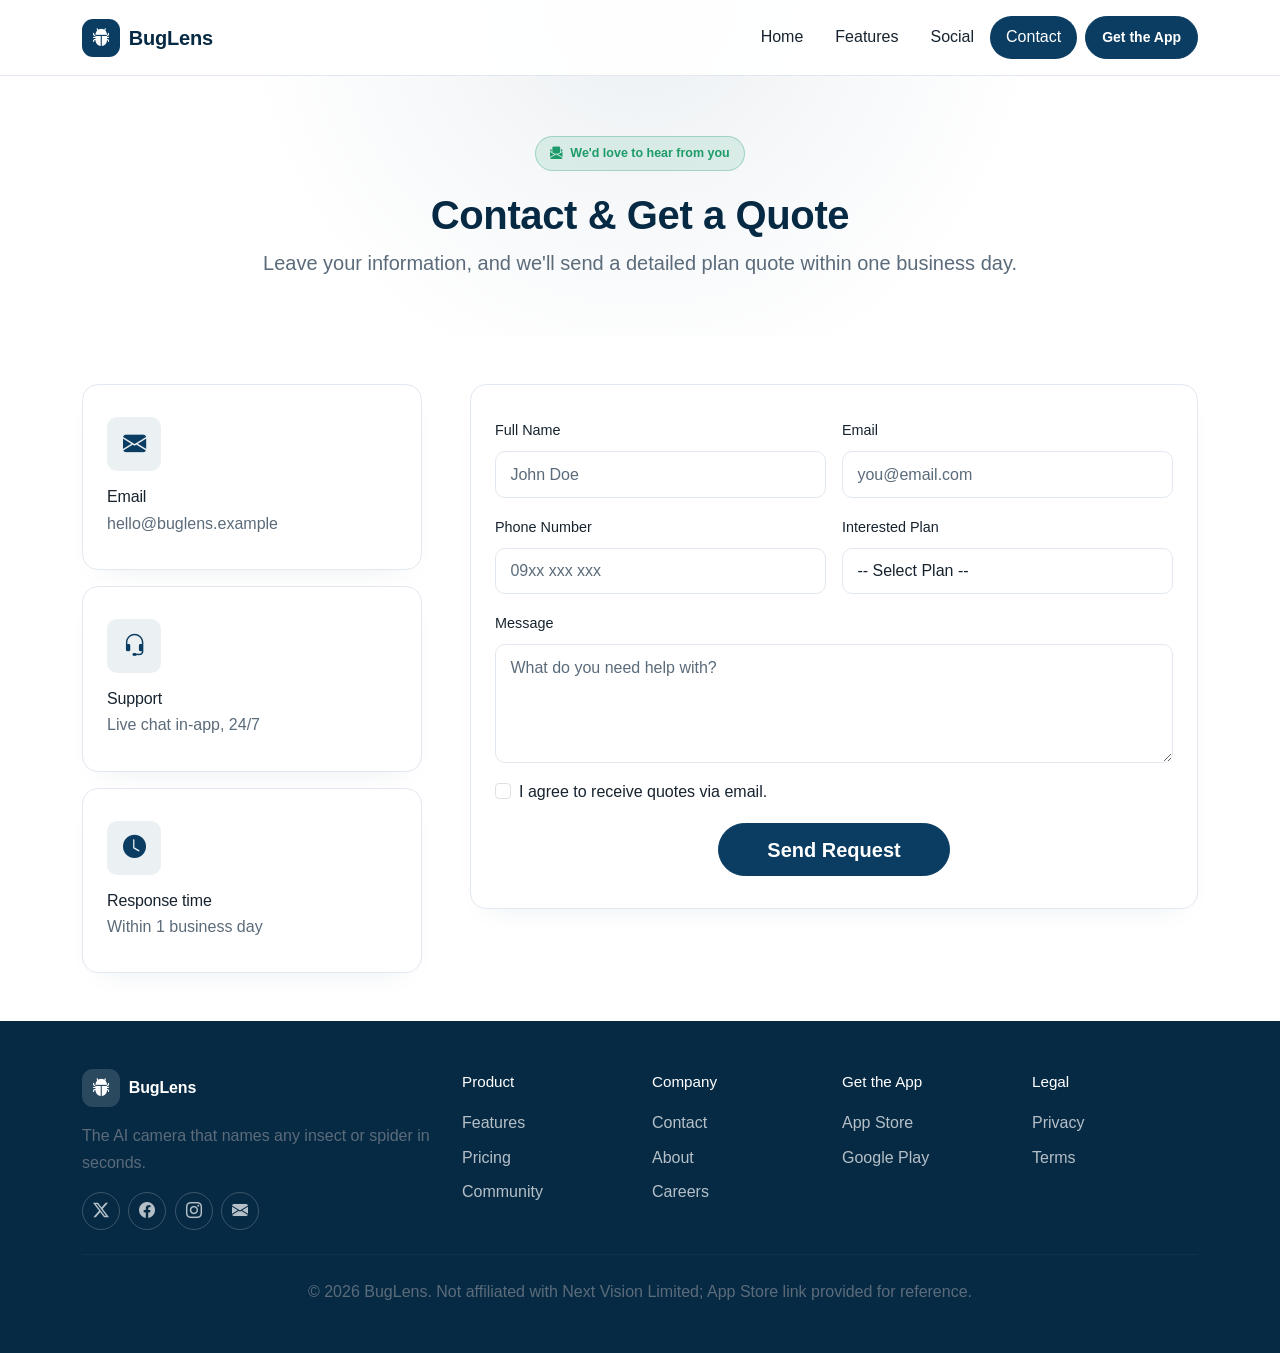
<file: contact.html>
<!doctype html>
<html lang="en">

<head>
  <meta charset="utf-8">
  <meta name="viewport" content="width=device-width, initial-scale=1">
  <meta name="description" content="Get in touch with BugLens or request a custom quote for your plan.">
  <title>Contact – BugLens</title>
  <link rel="icon" href="data:image/svg+xml,%3Csvg xmlns='http://www.w3.org/2000/svg' viewBox='0 0 100 100'%3E%3Ctext y='.9em' font-size='90'%3E%F0%9F%90%9E%3C/text%3E%3C/svg%3E">

  <link rel="preconnect" href="https://fonts.googleapis.com">
  <link rel="preconnect" href="https://fonts.gstatic.com" crossorigin>
  <link href="https://fonts.googleapis.com/css2?family=Inter:wght@400;500;600&family=Sora:wght@600;700;800&display=swap" rel="stylesheet">

  <link href="https://cdn.jsdelivr.net/npm/bootstrap@5.3.8/dist/css/bootstrap.min.css" rel="stylesheet"
    integrity="sha384-sRIl4kxILFvY47J16cr9ZwB07vP4J8+LH7qKQnuqkuIAvNWLzeN8tE5YBujZqJLB" crossorigin="anonymous">
  <link rel="stylesheet" href="https://cdn.jsdelivr.net/npm/bootstrap-icons@1.11.3/font/bootstrap-icons.min.css">
  <link rel="stylesheet" href="assets/css/style.css">
</head>

<body>

  <!-- ===== NAVBAR ===== -->
  <nav class="navbar navbar-expand-lg fixed-top">
    <div class="container">
      <a class="navbar-brand fw-bold" href="index.html">
        <span class="brand-mark"><i class="bi bi-bug-fill"></i></span> BugLens
      </a>
      <button class="navbar-toggler" type="button" data-bs-toggle="collapse" data-bs-target="#menu"
        aria-controls="menu" aria-expanded="false" aria-label="Toggle navigation">
        <span class="navbar-toggler-icon"></span>
      </button>
      <div class="collapse navbar-collapse" id="menu">
        <ul class="navbar-nav ms-auto align-items-lg-center">
          <li class="nav-item"><a class="nav-link" href="index.html">Home</a></li>
          <li class="nav-item"><a class="nav-link" href="features.html">Features</a></li>
          <li class="nav-item"><a class="nav-link" href="social.html">Social</a></li>
          <li class="nav-item"><a class="nav-link" href="contact.html">Contact</a></li>
          <li class="nav-item ms-lg-2 mt-2 mt-lg-0">
            <a href="#" data-store="apple" class="btn btn-primary btn-sm px-3">Get the App</a>
          </li>
        </ul>
      </div>
    </div>
  </nav>

  <main>
    <header class="page-header">
      <div class="container">
        <span class="eyebrow"><i class="bi bi-envelope-paper-fill"></i> We'd love to hear from you</span>
        <h1 class="fw-bold">Contact &amp; Get a Quote</h1>
        <p class="lead text-secondary mb-0">Leave your information, and we'll send a detailed plan quote within one business day.</p>
      </div>
    </header>

    <section class="py-5">
      <div class="container">
        <div class="row g-5 align-items-start">

          <div class="col-lg-4">
            <div class="surface-card mb-3">
              <div class="icon-badge"><i class="bi bi-envelope-fill"></i></div>
              <h3 class="h6 mb-1">Email</h3>
              <p class="text-secondary mb-0">hello@buglens.example</p>
            </div>
            <div class="surface-card mb-3">
              <div class="icon-badge"><i class="bi bi-headset"></i></div>
              <h3 class="h6 mb-1">Support</h3>
              <p class="text-secondary mb-0">Live chat in-app, 24/7</p>
            </div>
            <div class="surface-card">
              <div class="icon-badge"><i class="bi bi-clock-fill"></i></div>
              <h3 class="h6 mb-1">Response time</h3>
              <p class="text-secondary mb-0">Within 1 business day</p>
            </div>
          </div>

          <div class="col-lg-8">
            <div class="surface-card">
              <form id="contact-form" action="/submit_form" method="post" novalidate>
                <div class="row g-3">

                  <div class="col-md-6">
                    <label for="name" class="form-label">Full Name</label>
                    <input type="text" class="form-control" id="name" name="name" placeholder="John Doe" required>
                    <div class="invalid-feedback">Please enter your name.</div>
                  </div>

                  <div class="col-md-6">
                    <label for="email" class="form-label">Email</label>
                    <input type="email" class="form-control" id="email" name="email" placeholder="you@email.com" required>
                    <div class="invalid-feedback">Please enter a valid email address.</div>
                  </div>

                  <div class="col-md-6">
                    <label for="phone" class="form-label">Phone Number</label>
                    <input type="tel" class="form-control" id="phone" name="phone" placeholder="09xx xxx xxx"
                      pattern="^[0-9 +()-]{8,}$">
                    <div class="invalid-feedback">Please enter a valid phone number.</div>
                  </div>

                  <div class="col-md-6">
                    <label for="plan" class="form-label">Interested Plan</label>
                    <select class="form-select" id="plan" name="plan" required>
                      <option value="" selected disabled>-- Select Plan --</option>
                      <option value="free">Free</option>
                      <option value="standard">Standard</option>
                      <option value="premium">Premium</option>
                      <option value="enterprise">Enterprise (Custom Quote)</option>
                    </select>
                    <div class="invalid-feedback">Please select a plan.</div>
                  </div>

                  <div class="col-12">
                    <label for="message" class="form-label">Message</label>
                    <textarea class="form-control" id="message" name="message" rows="4"
                      placeholder="What do you need help with?"></textarea>
                  </div>

                  <div class="col-12">
                    <div class="form-check">
                      <input class="form-check-input" type="checkbox" id="agree" name="agree" required>
                      <label class="form-check-label" for="agree">I agree to receive quotes via email.</label>
                      <div class="invalid-feedback">Please confirm you're okay receiving quotes by email.</div>
                    </div>
                  </div>

                  <div class="col-12 text-center">
                    <button type="submit" class="btn btn-primary btn-lg px-5">Send Request</button>
                  </div>

                </div>
              </form>
            </div>
          </div>

        </div>
      </div>
    </section>
  </main>

  <footer class="site-footer py-5">
    <div class="container">
      <div class="row gy-4">
        <div class="col-lg-4">
          <a class="navbar-brand fw-bold d-inline-flex mb-3" href="index.html">
            <span class="brand-mark"><i class="bi bi-bug-fill"></i></span> BugLens
          </a>
          <p class="text-secondary">The AI camera that names any insect or spider in seconds.</p>
          <div class="footer-social">
            <a href="#" aria-label="X (Twitter)" target="_blank" rel="noopener"><i class="bi bi-twitter-x"></i></a>
            <a href="#" aria-label="Facebook" target="_blank" rel="noopener"><i class="bi bi-facebook"></i></a>
            <a href="#" aria-label="Instagram" target="_blank" rel="noopener"><i class="bi bi-instagram"></i></a>
            <a href="mailto:hello@buglens.example" aria-label="Email"><i class="bi bi-envelope-fill"></i></a>
          </div>
        </div>
        <div class="col-lg-2 col-6">
          <div class="footer-heading">Product</div>
          <ul class="list-unstyled">
            <li class="mb-2"><a href="features.html">Features</a></li>
            <li class="mb-2"><a href="index.html#pricing">Pricing</a></li>
            <li class="mb-2"><a href="social.html">Community</a></li>
          </ul>
        </div>
        <div class="col-lg-2 col-6">
          <div class="footer-heading">Company</div>
          <ul class="list-unstyled">
            <li class="mb-2"><a href="contact.html">Contact</a></li>
            <li class="mb-2"><a href="#">About</a></li>
            <li class="mb-2"><a href="#">Careers</a></li>
          </ul>
        </div>
        <div class="col-lg-2 col-6">
          <div class="footer-heading">Get the App</div>
          <ul class="list-unstyled">
            <li class="mb-2"><a href="#" data-store="apple">App Store</a></li>
            <li class="mb-2"><a href="#" data-store="google">Google Play</a></li>
          </ul>
        </div>
        <div class="col-lg-2 col-6">
          <div class="footer-heading">Legal</div>
          <ul class="list-unstyled">
            <li class="mb-2"><a href="#">Privacy</a></li>
            <li class="mb-2"><a href="#">Terms</a></li>
          </ul>
        </div>
      </div>
      <hr class="divider-soft my-4">
      <p class="text-secondary text-center mb-0">© 2026 BugLens. Not affiliated with Next Vision Limited; App Store link provided for reference.</p>
    </div>
  </footer>

  <script src="https://cdn.jsdelivr.net/npm/bootstrap@5.3.8/dist/js/bootstrap.bundle.min.js"
    integrity="sha384-FKyoEForCGlyvwx9Hj09JcYn3nv7wiPVlz7YYwJrWVcXK/BmnVDxM+D2scQbITxI"
    crossorigin="anonymous"></script>
  <script src="assets/js/main.js"></script>
</body>

</html>
</file>
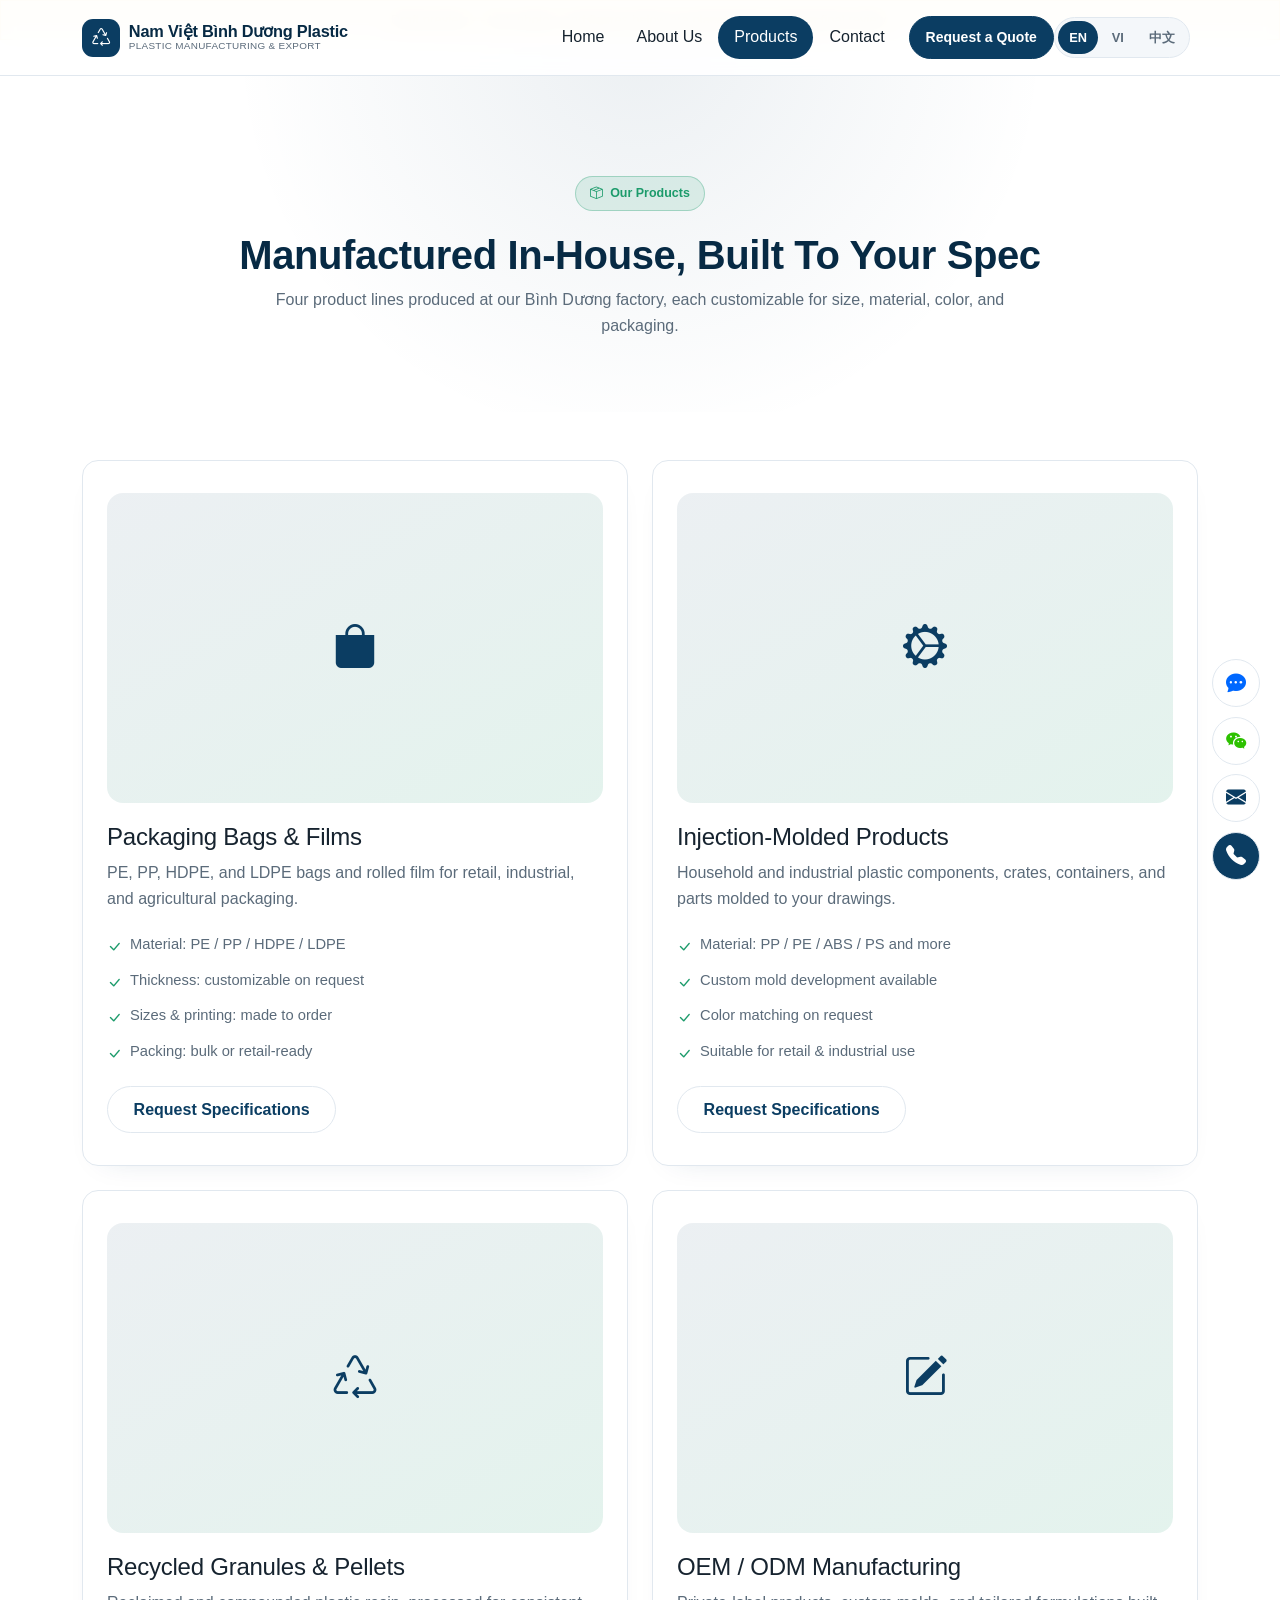
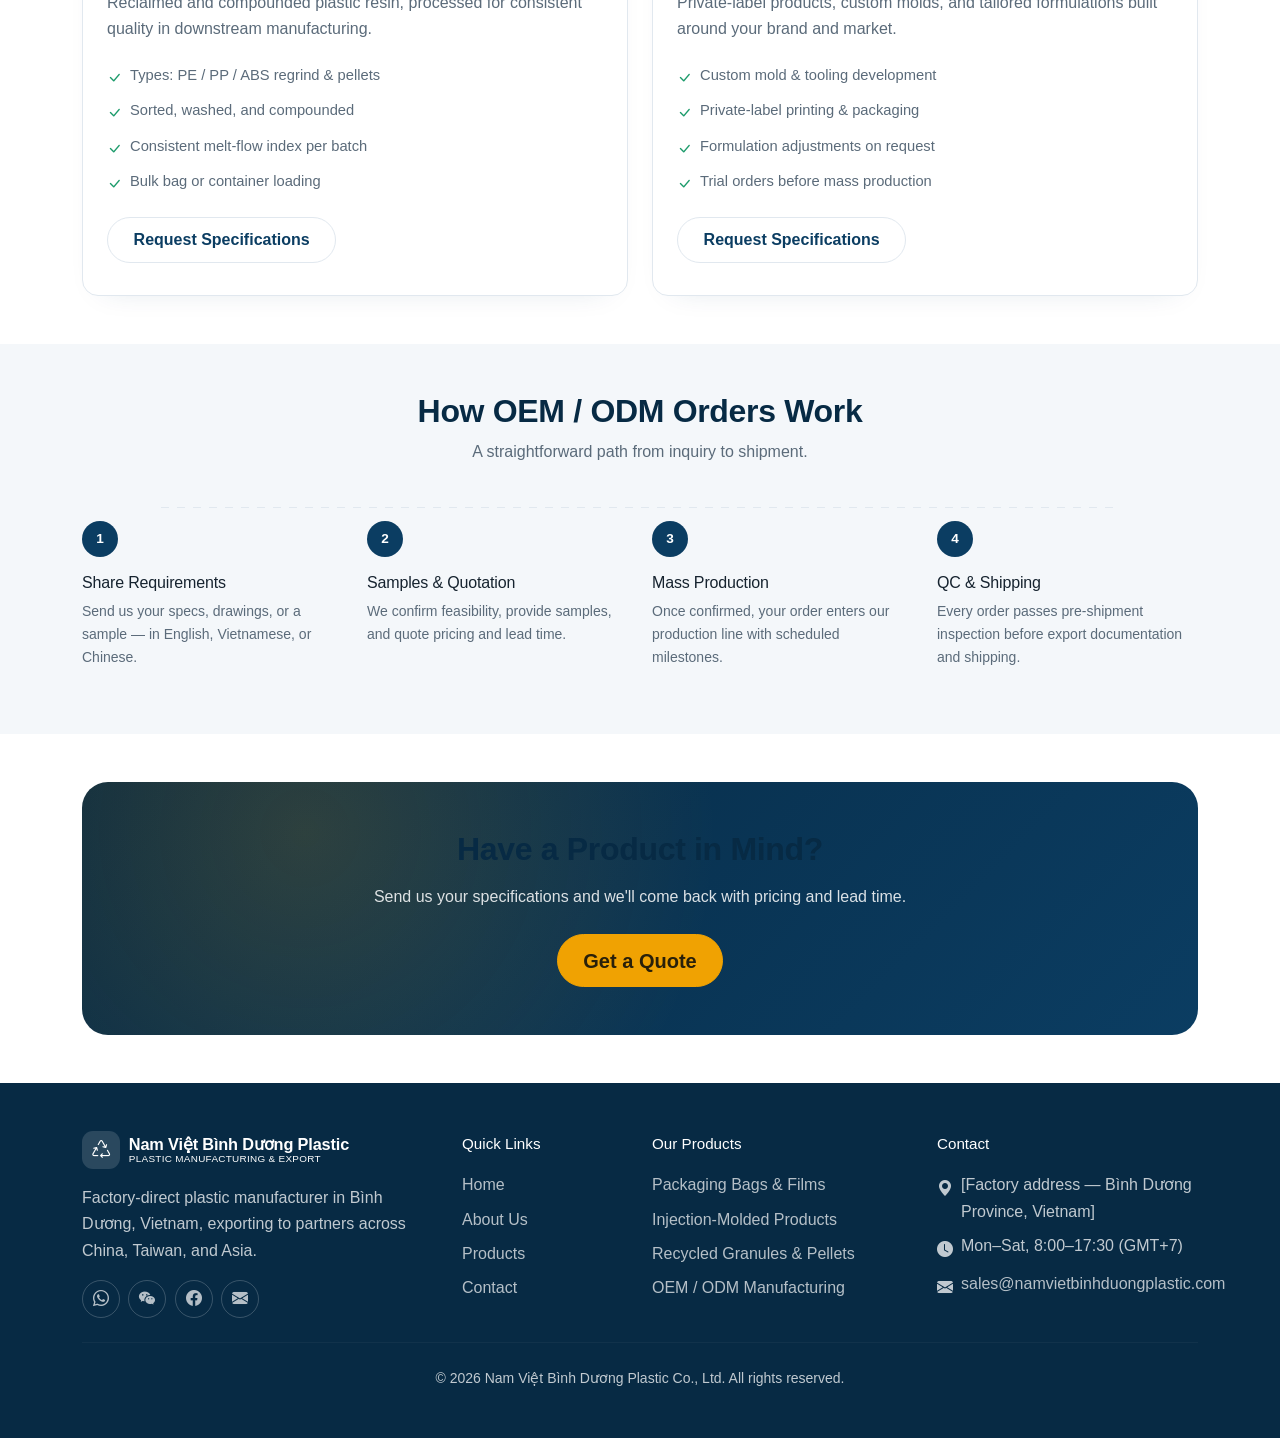
<file: products.html>
<!doctype html>
<html lang="en">

<head>
  <meta charset="utf-8">
  <meta name="viewport" content="width=device-width, initial-scale=1">
  <meta name="description" content="Explore our plastic packaging, injection-molded products, recycled granules, and OEM/ODM manufacturing services.">
  <title>Products — Nam Việt Bình Dương Plastic</title>
  <link rel="icon" href="data:image/svg+xml,%3Csvg xmlns='http://www.w3.org/2000/svg' viewBox='0 0 100 100'%3E%3Ctext y='.9em' font-size='90'%3E%E2%99%BB%EF%B8%8F%3C/text%3E%3C/svg%3E">

  <link href="https://cdn.jsdelivr.net/npm/bootstrap@5.3.8/dist/css/bootstrap.min.css" rel="stylesheet"
    integrity="sha384-sRIl4kxILFvY47J16cr9ZwB07vP4J8+LH7qKQnuqkuIAvNWLzeN8tE5YBujZqJLB" crossorigin="anonymous">
  <link rel="stylesheet" href="https://cdn.jsdelivr.net/npm/bootstrap-icons@1.11.3/font/bootstrap-icons.min.css">

  <link rel="stylesheet" href="assets/css/style.css">
</head>

<body data-meta-title="products.meta.title" data-meta-desc="products.meta.desc">

  <div class="draft-note text-center py-2 mb-0" style="border-radius:0;">
    <span data-i18n="draft.banner">Draft preview — text, photos, and figures below are placeholders pending final review.</span>
  </div>

  <!-- ===== NAVBAR ===== -->
  <nav class="navbar navbar-expand-lg fixed-top">
    <div class="container">
      <a class="navbar-brand" href="index.html">
        <span class="brand-mark"><i class="bi bi-recycle"></i></span>
        <span>
          <span class="brand-text d-block" data-i18n="brand.name">Nam Việt Bình Dương Plastic</span>
          <span class="brand-sub" data-i18n="brand.sub">Plastic Manufacturing &amp; Export</span>
        </span>
      </a>
      <div class="d-flex align-items-center order-lg-3">
        <div class="lang-switch me-2 d-none d-sm-inline-flex">
          <button type="button" data-lang="en">EN</button>
          <button type="button" data-lang="vi">VI</button>
          <button type="button" data-lang="zh">中文</button>
        </div>
        <button class="navbar-toggler" type="button" data-bs-toggle="collapse" data-bs-target="#menu"
          aria-controls="menu" aria-expanded="false" aria-label="Toggle navigation">
          <span class="navbar-toggler-icon"></span>
        </button>
      </div>
      <div class="collapse navbar-collapse" id="menu">
        <ul class="navbar-nav ms-auto align-items-lg-center">
          <li class="nav-item"><a class="nav-link" href="index.html" data-i18n="nav.home">Home</a></li>
          <li class="nav-item"><a class="nav-link" href="about.html" data-i18n="nav.about">About Us</a></li>
          <li class="nav-item"><a class="nav-link" href="products.html" data-i18n="nav.products">Products</a></li>
          <li class="nav-item"><a class="nav-link" href="contact.html" data-i18n="nav.contact">Contact</a></li>
          <li class="nav-item ms-lg-2 mt-2 mt-lg-0">
            <a href="contact.html" class="btn btn-primary btn-sm px-3" data-i18n="nav.quote">Request a Quote</a>
          </li>
          <li class="nav-item mt-3 d-sm-none">
            <div class="lang-switch">
              <button type="button" data-lang="en">EN</button>
              <button type="button" data-lang="vi">VI</button>
              <button type="button" data-lang="zh">中文</button>
            </div>
          </li>
        </ul>
      </div>
    </div>
  </nav>

  <main>
    <!-- ===== PAGE HEADER ===== -->
    <section class="page-header">
      <div class="container">
        <span class="eyebrow"><i class="bi bi-box-seam"></i> <span data-i18n="products.hero.eyebrow">Our Products</span></span>
        <h1 class="fw-bold" data-i18n="products.hero.title">Manufactured In-House, Built To Your Spec</h1>
        <p class="text-secondary col-lg-8 mx-auto" data-i18n="products.hero.subtitle">Four product lines produced at our Bình Dương factory, each customizable for size, material, color, and packaging.</p>
      </div>
    </section>

    <!-- ===== PRODUCT CATEGORIES ===== -->
    <section class="py-5">
      <div class="container">
        <div class="row g-4">

          <div class="col-md-6">
            <div class="surface-card product-card">
              <div class="product-media"><i class="bi bi-bag-fill"></i></div>
              <h3 class="h4" data-i18n="products.cat1.title">Packaging Bags &amp; Films</h3>
              <p class="text-secondary" data-i18n="products.cat1.desc">PE, PP, HDPE, and LDPE bags and rolled film for retail, industrial, and agricultural packaging.</p>
              <ul class="spec-list">
                <li><i class="bi bi-check-lg"></i> <span data-i18n="products.cat1.spec1">Material: PE / PP / HDPE / LDPE</span></li>
                <li><i class="bi bi-check-lg"></i> <span data-i18n="products.cat1.spec2">Thickness: customizable on request</span></li>
                <li><i class="bi bi-check-lg"></i> <span data-i18n="products.cat1.spec3">Sizes &amp; printing: made to order</span></li>
                <li><i class="bi bi-check-lg"></i> <span data-i18n="products.cat1.spec4">Packing: bulk or retail-ready</span></li>
              </ul>
              <a href="contact.html" class="btn btn-outline-primary mt-3" data-i18n="products.requestSpecs">Request Specifications</a>
            </div>
          </div>

          <div class="col-md-6">
            <div class="surface-card product-card">
              <div class="product-media"><i class="bi bi-gear-wide-connected"></i></div>
              <h3 class="h4" data-i18n="products.cat2.title">Injection-Molded Products</h3>
              <p class="text-secondary" data-i18n="products.cat2.desc">Household and industrial plastic components, crates, containers, and parts molded to your drawings.</p>
              <ul class="spec-list">
                <li><i class="bi bi-check-lg"></i> <span data-i18n="products.cat2.spec1">Material: PP / PE / ABS / PS and more</span></li>
                <li><i class="bi bi-check-lg"></i> <span data-i18n="products.cat2.spec2">Custom mold development available</span></li>
                <li><i class="bi bi-check-lg"></i> <span data-i18n="products.cat2.spec3">Color matching on request</span></li>
                <li><i class="bi bi-check-lg"></i> <span data-i18n="products.cat2.spec4">Suitable for retail &amp; industrial use</span></li>
              </ul>
              <a href="contact.html" class="btn btn-outline-primary mt-3" data-i18n="products.requestSpecs">Request Specifications</a>
            </div>
          </div>

          <div class="col-md-6">
            <div class="surface-card product-card">
              <div class="product-media"><i class="bi bi-recycle"></i></div>
              <h3 class="h4" data-i18n="products.cat3.title">Recycled Granules &amp; Pellets</h3>
              <p class="text-secondary" data-i18n="products.cat3.desc">Reclaimed and compounded plastic resin, processed for consistent quality in downstream manufacturing.</p>
              <ul class="spec-list">
                <li><i class="bi bi-check-lg"></i> <span data-i18n="products.cat3.spec1">Types: PE / PP / ABS regrind &amp; pellets</span></li>
                <li><i class="bi bi-check-lg"></i> <span data-i18n="products.cat3.spec2">Sorted, washed, and compounded</span></li>
                <li><i class="bi bi-check-lg"></i> <span data-i18n="products.cat3.spec3">Consistent melt-flow index per batch</span></li>
                <li><i class="bi bi-check-lg"></i> <span data-i18n="products.cat3.spec4">Bulk bag or container loading</span></li>
              </ul>
              <a href="contact.html" class="btn btn-outline-primary mt-3" data-i18n="products.requestSpecs">Request Specifications</a>
            </div>
          </div>

          <div class="col-md-6">
            <div class="surface-card product-card">
              <div class="product-media"><i class="bi bi-pencil-square"></i></div>
              <h3 class="h4" data-i18n="products.cat4.title">OEM / ODM Manufacturing</h3>
              <p class="text-secondary" data-i18n="products.cat4.desc">Private-label products, custom molds, and tailored formulations built around your brand and market.</p>
              <ul class="spec-list">
                <li><i class="bi bi-check-lg"></i> <span data-i18n="products.cat4.spec1">Custom mold &amp; tooling development</span></li>
                <li><i class="bi bi-check-lg"></i> <span data-i18n="products.cat4.spec2">Private-label printing &amp; packaging</span></li>
                <li><i class="bi bi-check-lg"></i> <span data-i18n="products.cat4.spec3">Formulation adjustments on request</span></li>
                <li><i class="bi bi-check-lg"></i> <span data-i18n="products.cat4.spec4">Trial orders before mass production</span></li>
              </ul>
              <a href="contact.html" class="btn btn-outline-primary mt-3" data-i18n="products.requestSpecs">Request Specifications</a>
            </div>
          </div>

        </div>
      </div>
    </section>

    <!-- ===== OEM / ODM PROCESS ===== -->
    <section class="py-5 bg-light">
      <div class="container">
        <div class="text-center mb-5">
          <h2 class="fw-bold" data-i18n="products.process.heading">How OEM / ODM Orders Work</h2>
          <p class="text-secondary" data-i18n="products.process.subheading">A straightforward path from inquiry to shipment.</p>
        </div>
        <div class="row g-4 steps-row">
          <div class="col-md-3">
            <div class="step-card">
              <div class="step-number">1</div>
              <h3 class="h6" data-i18n="products.process.step1Title">Share Requirements</h3>
              <p class="text-secondary small" data-i18n="products.process.step1Desc">Send us your specs, drawings, or a sample — in English, Vietnamese, or Chinese.</p>
            </div>
          </div>
          <div class="col-md-3">
            <div class="step-card">
              <div class="step-number">2</div>
              <h3 class="h6" data-i18n="products.process.step2Title">Samples &amp; Quotation</h3>
              <p class="text-secondary small" data-i18n="products.process.step2Desc">We confirm feasibility, provide samples, and quote pricing and lead time.</p>
            </div>
          </div>
          <div class="col-md-3">
            <div class="step-card">
              <div class="step-number">3</div>
              <h3 class="h6" data-i18n="products.process.step3Title">Mass Production</h3>
              <p class="text-secondary small" data-i18n="products.process.step3Desc">Once confirmed, your order enters our production line with scheduled milestones.</p>
            </div>
          </div>
          <div class="col-md-3">
            <div class="step-card">
              <div class="step-number">4</div>
              <h3 class="h6" data-i18n="products.process.step4Title">QC &amp; Shipping</h3>
              <p class="text-secondary small" data-i18n="products.process.step4Desc">Every order passes pre-shipment inspection before export documentation and shipping.</p>
            </div>
          </div>
        </div>
      </div>
    </section>

    <!-- ===== CTA ===== -->
    <section class="py-5">
      <div class="container">
        <div class="cta-banner p-5 text-center">
          <h2 class="fw-bold mb-3" data-i18n="products.cta.heading">Have a Product in Mind?</h2>
          <p class="mb-4" data-i18n="products.cta.subheading">Send us your specifications and we'll come back with pricing and lead time.</p>
          <a href="contact.html" class="btn btn-warm btn-lg" data-i18n="products.cta.button">Get a Quote</a>
        </div>
      </div>
    </section>
  </main>

  <!-- ===== FOOTER ===== -->
  <footer class="site-footer py-5">
    <div class="container">
      <div class="row gy-4">
        <div class="col-lg-4">
          <a class="navbar-brand d-inline-flex mb-3" href="index.html">
            <span class="brand-mark"><i class="bi bi-recycle"></i></span>
            <span>
              <span class="brand-text d-block" data-i18n="brand.name">Nam Việt Bình Dương Plastic</span>
              <span class="brand-sub" data-i18n="brand.sub">Plastic Manufacturing &amp; Export</span>
            </span>
          </a>
          <p data-i18n="footer.tagline">Factory-direct plastic manufacturer in Bình Dương, Vietnam, exporting to partners across China, Taiwan, and Asia.</p>
          <div class="footer-social">
            <a href="#" aria-label="WhatsApp" target="_blank" rel="noopener"><i class="bi bi-whatsapp"></i></a>
            <a href="#" aria-label="WeChat" target="_blank" rel="noopener"><i class="bi bi-wechat"></i></a>
            <a href="#" aria-label="Facebook" target="_blank" rel="noopener"><i class="bi bi-facebook"></i></a>
            <a href="mailto:sales@namvietbinhduongplastic.com" aria-label="Email"><i class="bi bi-envelope-fill"></i></a>
          </div>
        </div>
        <div class="col-lg-2 col-6">
          <div class="footer-heading" data-i18n="footer.quickLinks">Quick Links</div>
          <ul class="list-unstyled">
            <li class="mb-2"><a href="index.html" data-i18n="nav.home">Home</a></li>
            <li class="mb-2"><a href="about.html" data-i18n="nav.about">About Us</a></li>
            <li class="mb-2"><a href="products.html" data-i18n="nav.products">Products</a></li>
            <li class="mb-2"><a href="contact.html" data-i18n="nav.contact">Contact</a></li>
          </ul>
        </div>
        <div class="col-lg-3 col-6">
          <div class="footer-heading" data-i18n="footer.ourProducts">Our Products</div>
          <ul class="list-unstyled">
            <li class="mb-2"><a href="products.html" data-i18n="products_nav.bags">Packaging Bags &amp; Films</a></li>
            <li class="mb-2"><a href="products.html" data-i18n="products_nav.injection">Injection-Molded Products</a></li>
            <li class="mb-2"><a href="products.html" data-i18n="products_nav.recycled">Recycled Granules &amp; Pellets</a></li>
            <li class="mb-2"><a href="products.html" data-i18n="products_nav.oem">OEM / ODM Manufacturing</a></li>
          </ul>
        </div>
        <div class="col-lg-3">
          <div class="footer-heading" data-i18n="footer.contactUs">Contact</div>
          <ul class="list-unstyled">
            <li class="mb-2 d-flex gap-2"><i class="bi bi-geo-alt-fill mt-1"></i><span data-i18n="footer.address">[Factory address — Bình Dương Province, Vietnam]</span></li>
            <li class="mb-2 d-flex gap-2"><i class="bi bi-clock-fill mt-1"></i><span data-i18n="footer.hoursValue">Mon–Sat, 8:00–17:30 (GMT+7)</span></li>
            <li class="mb-2 d-flex gap-2"><i class="bi bi-envelope-fill mt-1"></i><a href="mailto:sales@namvietbinhduongplastic.com">sales@namvietbinhduongplastic.com</a></li>
          </ul>
        </div>
      </div>

      <hr class="divider-soft my-4">
      <p class="text-center mb-0 small" data-i18n="footer.rights">© 2026 Nam Việt Bình Dương Plastic Co., Ltd. All rights reserved.</p>
    </div>
  </footer>

  <!-- ===== QUICK CONTACT ===== -->
  <div class="quick-contact">
    <a href="#" class="qc-zalo" aria-label="Zalo / WhatsApp" title="Zalo / WhatsApp"><i class="bi bi-chat-dots-fill"></i></a>
    <a href="#" class="qc-wechat" aria-label="WeChat" title="WeChat"><i class="bi bi-wechat"></i></a>
    <a href="mailto:sales@namvietbinhduongplastic.com" aria-label="Email" title="Email"><i class="bi bi-envelope-fill"></i></a>
    <a href="tel:+84" class="qc-phone" aria-label="Call" title="Call"><i class="bi bi-telephone-fill"></i></a>
  </div>

  <script src="https://cdn.jsdelivr.net/npm/bootstrap@5.3.8/dist/js/bootstrap.bundle.min.js"
    integrity="sha384-FKyoEForCGlyvwx9Hj09JcYn3nv7wiPVlz7YYwJrWVcXK/BmnVDxM+D2scQbITxI"
    crossorigin="anonymous"></script>
  <script src="assets/js/i18n.js"></script>
  <script src="assets/js/main.js"></script>
</body>

</html>
</file>
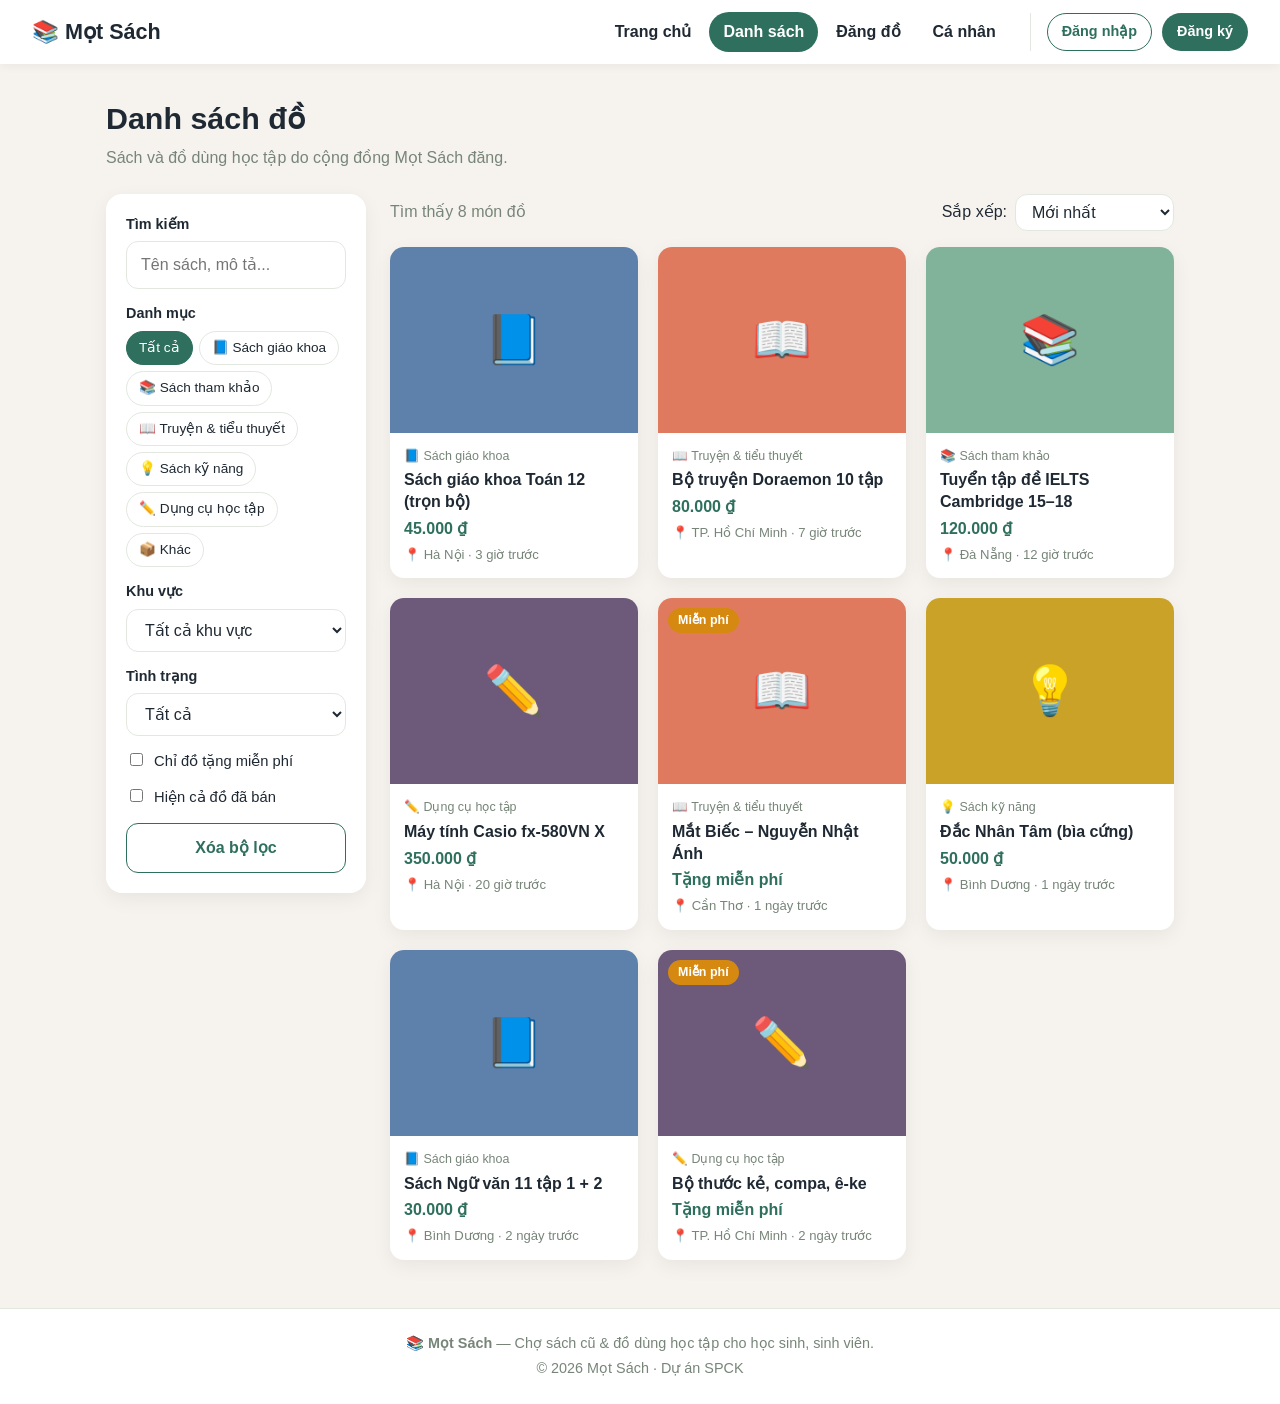
<file: SPCK/Danh sách/danh-sach.html>
<!DOCTYPE html>
<html lang="vi">
<head>
  <meta charset="UTF-8" />
  <meta name="viewport" content="width=device-width, initial-scale=1.0" />
  <title>Danh sách đồ | Mọt Sách</title>
  <link rel="stylesheet" href="../Chung/chung.css" />
  <link rel="stylesheet" href="danh-sach.css" />
</head>
<body data-trang="danhSach">
  <header id="thanh-dieu-huong" class="thanh-dieu-huong"></header>

  <main class="noi-dung">
    <div class="tieu-de-trang">
      <h1>Danh sách đồ</h1>
      <p>Sách và đồ dùng học tập do cộng đồng Mọt Sách đăng.</p>
    </div>

    <div class="bo-cuc-danh-sach">
      <!-- BỘ LỌC -->
      <aside class="bo-loc the" aria-label="Bộ lọc">
        <div class="nhom-o-nhap">
          <label for="tim-kiem">Tìm kiếm</label>
          <input type="search" id="tim-kiem" placeholder="Tên sách, mô tả..." />
        </div>

        <div class="nhom-o-nhap">
          <span class="nhan-o-nhap">Danh mục</span>
          <div id="loc-danh-muc" class="danh-sach-chon"></div>
        </div>

        <div class="nhom-o-nhap">
          <label for="loc-khu-vuc">Khu vực</label>
          <select id="loc-khu-vuc"></select>
        </div>

        <div class="nhom-o-nhap">
          <label for="loc-tinh-trang">Tình trạng</label>
          <select id="loc-tinh-trang">
            <option value="">Tất cả</option>
            <option>Mới</option>
            <option>Như mới</option>
            <option>Đã dùng</option>
          </select>
        </div>

        <div class="nhom-o-nhap">
          <label class="o-tick"><input type="checkbox" id="chi-mien-phi" /> <span>Chỉ đồ tặng miễn phí</span></label>
        </div>
        <div class="nhom-o-nhap">
          <label class="o-tick"><input type="checkbox" id="hien-da-ban" /> <span>Hiện cả đồ đã bán</span></label>
        </div>

        <button type="button" id="xoa-loc" class="nut nut-phu nut-rong">Xóa bộ lọc</button>
      </aside>

      <!-- KẾT QUẢ -->
      <section>
        <div class="thanh-ket-qua">
          <p id="dem-ket-qua">Đang tải...</p>
          <div class="nhom-sap-xep">
            <label for="sap-xep">Sắp xếp:</label>
            <select id="sap-xep">
              <option value="moi-nhat">Mới nhất</option>
              <option value="cu-nhat">Cũ nhất</option>
              <option value="gia-tang">Giá thấp → cao</option>
              <option value="gia-giam">Giá cao → thấp</option>
            </select>
          </div>
        </div>
        <div id="luoi-do" class="luoi-do"></div>
      </section>
    </div>
  </main>

  <!-- HỘP CHI TIẾT MÓN ĐỒ -->
  <dialog id="hop-chi-tiet" class="hop-chi-tiet">
    <button type="button" class="nut-dong" id="nut-dong" aria-label="Đóng">✕</button>
    <div id="noi-dung-chi-tiet"></div>
  </dialog>

  <footer id="chan-trang" class="chan-trang"></footer>

  <script src="../Chung/chung.js"></script>
  <script src="danh-sach.js"></script>
</body>
</html>
</file>
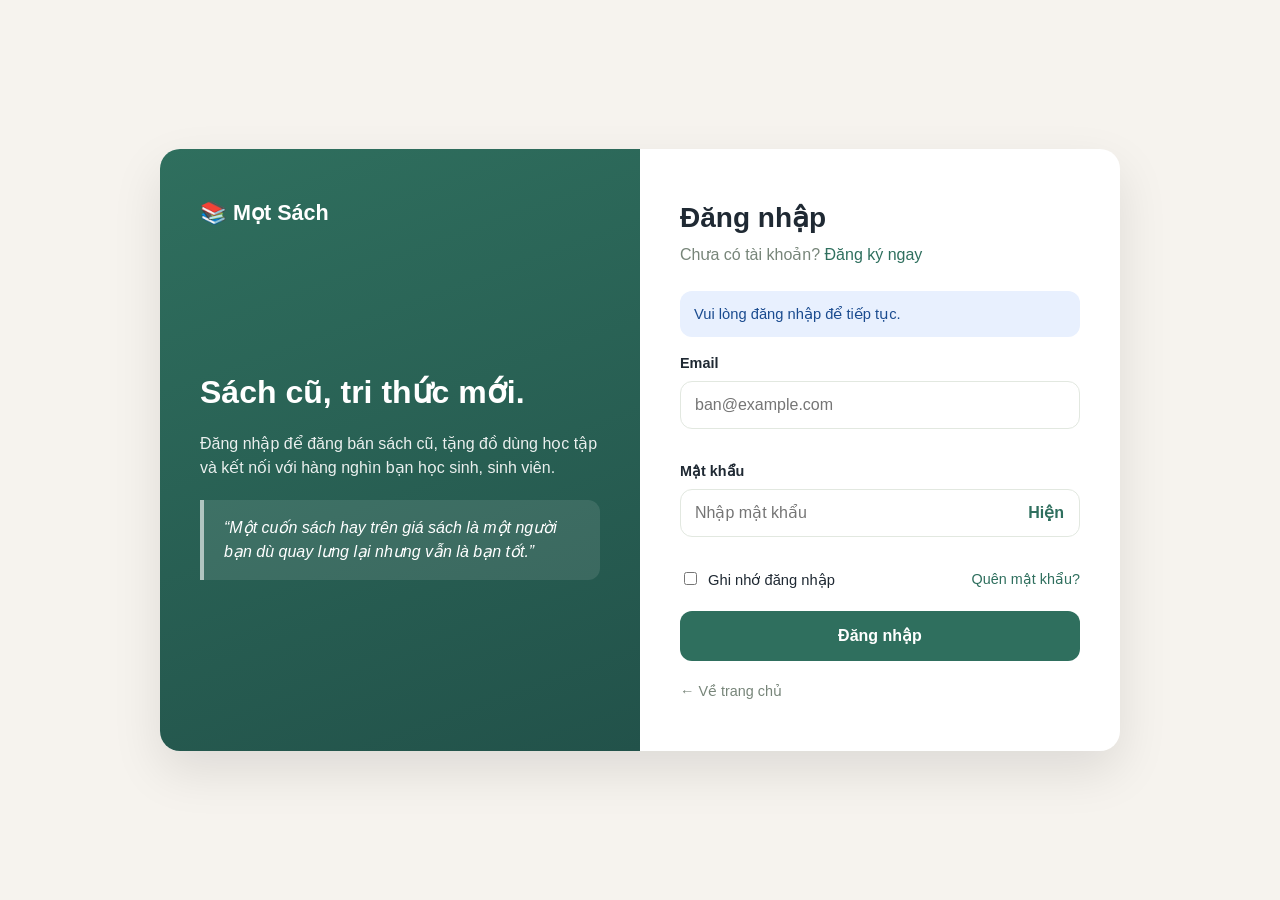
<file: SPCK/Thông Tin Cá Nhân/thong-tin.html>
<!DOCTYPE html>
<html lang="vi">
<head>
  <meta charset="UTF-8" />
  <meta name="viewport" content="width=device-width, initial-scale=1.0" />
  <title>Thông tin cá nhân | Mọt Sách</title>
  <link rel="stylesheet" href="../Chung/chung.css" />
  <link rel="stylesheet" href="thong-tin.css" />
</head>
<body data-trang="thongTin" class="can-dang-nhap">
  <header id="thanh-dieu-huong" class="thanh-dieu-huong"></header>

  <main class="noi-dung trang-thong-tin">
    <!-- THẺ HỒ SƠ -->
    <section class="the-ho-so">
      <span class="anh-dai-dien anh-lon" id="anh-dai-dien"></span>
      <div class="ho-so-chu">
        <h1 id="ten-hien-thi"></h1>
        <p id="email-hien-thi"></p>
        <p class="tham-gia">Thành viên từ <span id="ngay-tham-gia"></span></p>
      </div>
      <div class="thong-ke-ca-nhan">
        <div><strong id="tk-da-dang">0</strong><span>Đã đăng</span></div>
        <div><strong id="tk-con-hang">0</strong><span>Còn hàng</span></div>
        <div><strong id="tk-da-ban">0</strong><span>Đã bán</span></div>
      </div>
    </section>

    <!-- THANH ĐIỀU HƯỚNG PHỤ -->
    <nav class="thanh-dieu-huong-phu" role="tablist" aria-label="Mục thông tin cá nhân">
      <button type="button" role="tab" data-tab="ho-so">👤 Hồ sơ</button>
      <button type="button" role="tab" data-tab="do-da-dang">📦 Đồ đã đăng</button>
      <button type="button" role="tab" data-tab="bao-mat">🔒 Bảo mật</button>
    </nav>

    <!-- TAB: HỒ SƠ -->
    <section class="the" id="tab-ho-so" role="tabpanel" hidden>
      <h2>Chỉnh sửa hồ sơ</h2>
      <div id="thong-bao-ho-so" class="thong-bao" role="alert" hidden></div>
      <form id="form-ho-so" novalidate>
        <div class="hang-2-cot">
          <div class="nhom-o-nhap">
            <label for="ho-ten">Họ và tên</label>
            <input type="text" id="ho-ten" autocomplete="name" />
            <small class="thong-bao-loi"></small>
          </div>
          <div class="nhom-o-nhap">
            <label for="email">Email</label>
            <input type="email" id="email" readonly />
            <small class="goi-y">Email dùng để đăng nhập, không thể thay đổi.</small>
          </div>
        </div>
        <div class="hang-2-cot">
          <div class="nhom-o-nhap">
            <label for="so-dien-thoai">Số điện thoại</label>
            <input type="tel" id="so-dien-thoai" autocomplete="tel" />
            <small class="thong-bao-loi"></small>
          </div>
          <div class="nhom-o-nhap">
            <label for="khu-vuc">Khu vực</label>
            <select id="khu-vuc"></select>
            <small class="thong-bao-loi"></small>
          </div>
        </div>
        <div class="nhom-o-nhap">
          <label for="gioi-thieu">Giới thiệu bản thân</label>
          <textarea id="gioi-thieu" maxlength="300" placeholder="VD: Học sinh lớp 12, thích đọc truyện trinh thám..."></textarea>
          <small class="thong-bao-loi"></small>
        </div>
        <div class="hang-nut-phai">
          <button type="submit" class="nut nut-chinh">Lưu thay đổi</button>
        </div>
      </form>
    </section>

    <!-- TAB: ĐỒ ĐÃ ĐĂNG -->
    <section class="the" id="tab-do-da-dang" role="tabpanel" hidden>
      <div class="tieu-de-tab">
        <h2>Đồ bạn đã đăng</h2>
        <a href="../Đăng Đồ/dang-do.html" class="nut nut-chinh nut-nho">+ Đăng đồ mới</a>
      </div>
      <div id="danh-sach-cua-toi" class="danh-sach-cua-toi"></div>
    </section>

    <!-- TAB: BẢO MẬT -->
    <section id="tab-bao-mat" role="tabpanel" hidden>
      <div class="the">
        <h2>Đổi mật khẩu</h2>
        <div id="thong-bao-mat-khau" class="thong-bao" role="alert" hidden></div>
        <form id="form-doi-mat-khau" novalidate>
          <div class="nhom-o-nhap">
            <label for="mat-khau-cu">Mật khẩu hiện tại</label>
            <div class="o-mat-khau">
              <input type="password" id="mat-khau-cu" autocomplete="current-password" />
              <button type="button" class="nut-mat" aria-label="Hiện mật khẩu">Hiện</button>
            </div>
            <small class="thong-bao-loi"></small>
          </div>
          <div class="hang-2-cot">
            <div class="nhom-o-nhap">
              <label for="mat-khau-moi">Mật khẩu mới</label>
              <div class="o-mat-khau">
                <input type="password" id="mat-khau-moi" autocomplete="new-password" />
                <button type="button" class="nut-mat" aria-label="Hiện mật khẩu">Hiện</button>
              </div>
              <div id="thanh-do-manh" class="thanh-do-manh"><span></span><span></span><span></span><span></span></div>
              <small id="chu-do-manh" class="chu-do-manh"></small>
              <small class="thong-bao-loi"></small>
            </div>
            <div class="nhom-o-nhap">
              <label for="xac-nhan-mat-khau">Nhập lại mật khẩu mới</label>
              <div class="o-mat-khau">
                <input type="password" id="xac-nhan-mat-khau" autocomplete="new-password" />
                <button type="button" class="nut-mat" aria-label="Hiện mật khẩu">Hiện</button>
              </div>
              <small class="thong-bao-loi"></small>
            </div>
          </div>
          <div class="hang-nut-phai">
            <button type="submit" class="nut nut-chinh">Đổi mật khẩu</button>
          </div>
        </form>
      </div>

      <div class="the vung-nguy-hiem">
        <h2>Xóa tài khoản</h2>
        <p>Toàn bộ thông tin và các món đồ bạn đã đăng sẽ bị xóa vĩnh viễn. Thao tác này không thể hoàn tác.</p>
        <button type="button" id="nut-xoa-tai-khoan" class="nut nut-nguy-hiem">Xóa tài khoản của tôi</button>
      </div>
    </section>
  </main>

  <footer id="chan-trang" class="chan-trang"></footer>

  <script src="../Chung/chung.js"></script>
  <script src="thong-tin.js"></script>
</body>
</html>
</file>
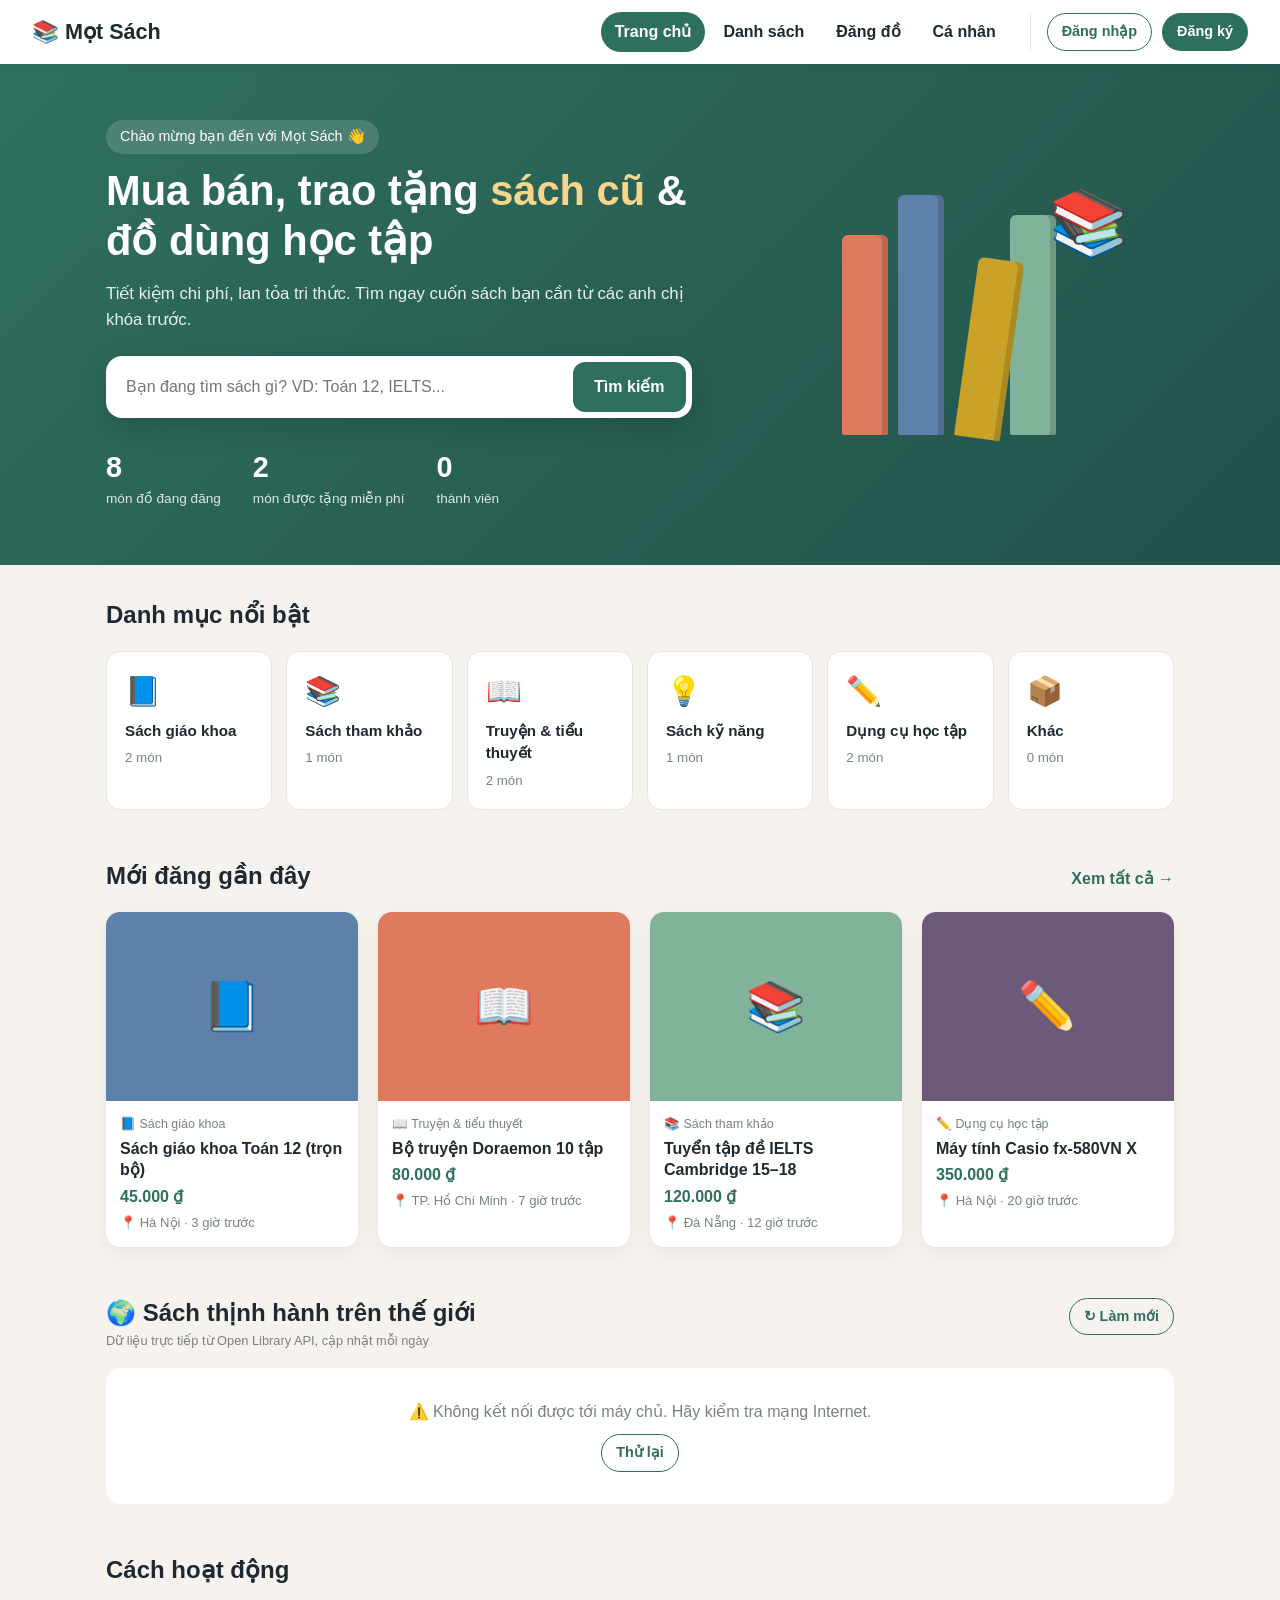
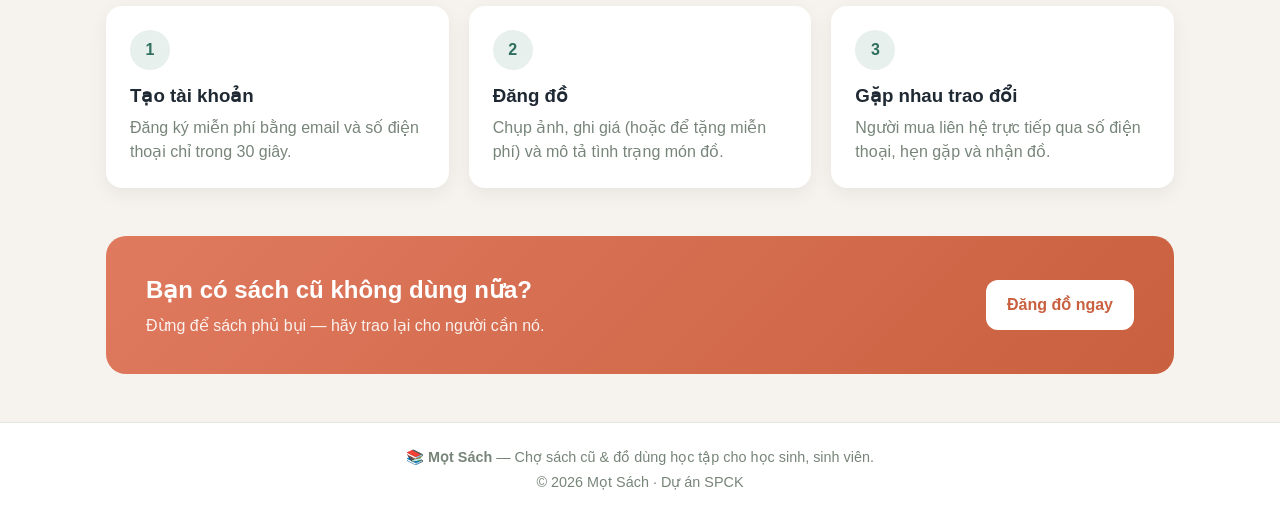
<file: SPCK/Trang chủ/trang-chu.html>
<!DOCTYPE html>
<html lang="vi">
<head>
  <meta charset="UTF-8" />
  <meta name="viewport" content="width=device-width, initial-scale=1.0" />
  <title>Mọt Sách | Chợ sách cũ cho học sinh, sinh viên</title>
  <link rel="stylesheet" href="../Chung/chung.css" />
  <link rel="stylesheet" href="trang-chu.css" />
</head>
<body data-trang="trangChu">
  <header id="thanh-dieu-huong" class="thanh-dieu-huong"></header>

  <main>
    <!-- BANNER -->
    <section class="banner">
      <div class="banner-noi-dung">
        <p class="loi-chao" id="loi-chao">Chào mừng bạn đến với Mọt Sách 👋</p>
        <h1>Mua bán, trao tặng <span>sách cũ</span> &amp; đồ dùng học tập</h1>
        <p class="mo-ta-banner">Tiết kiệm chi phí, lan tỏa tri thức. Tìm ngay cuốn sách bạn cần từ các anh chị khóa trước.</p>

        <form id="form-tim-kiem" class="o-tim-kiem" role="search">
          <input type="search" id="tu-khoa" placeholder="Bạn đang tìm sách gì? VD: Toán 12, IELTS..." aria-label="Từ khóa tìm kiếm" />
          <button type="submit" class="nut nut-chinh">Tìm kiếm</button>
        </form>

        <div class="thong-ke">
          <div><strong id="so-do">0</strong><span>món đồ đang đăng</span></div>
          <div><strong id="so-mien-phi">0</strong><span>món được tặng miễn phí</span></div>
          <div><strong id="so-thanh-vien">0</strong><span>thành viên</span></div>
        </div>
      </div>
      <div class="banner-hinh" aria-hidden="true">
        <div class="chong-sach">
          <span style="background:#e07a5f"></span>
          <span style="background:#5e81ac"></span>
          <span style="background:#c9a227"></span>
          <span style="background:#81b29a"></span>
        </div>
        <div class="bieu-tuong-lon">📚</div>
      </div>
    </section>

    <div class="noi-dung">
      <!-- DANH MỤC -->
      <section class="khoi">
        <div class="tieu-de-khoi">
          <h2>Danh mục nổi bật</h2>
        </div>
        <div id="luoi-danh-muc" class="luoi-danh-muc"></div>
      </section>

      <!-- MỚI ĐĂNG -->
      <section class="khoi">
        <div class="tieu-de-khoi">
          <h2>Mới đăng gần đây</h2>
          <a href="../Danh sách/danh-sach.html">Xem tất cả →</a>
        </div>
        <div id="luoi-moi-dang" class="luoi-do"></div>
      </section>

      <!-- SÁCH THỊNH HÀNH (LẤY TỪ API) -->
      <section class="khoi">
        <div class="tieu-de-khoi">
          <div>
            <h2>🌍 Sách thịnh hành trên thế giới</h2>
            <p class="nguon-api">Dữ liệu trực tiếp từ Open Library API, cập nhật mỗi ngày</p>
          </div>
          <button type="button" id="nut-lam-moi" class="nut nut-phu nut-nho">↻ Làm mới</button>
        </div>
        <div id="luoi-thinh-hanh" class="luoi-thinh-hanh" aria-live="polite"></div>
      </section>

      <!-- CÁCH HOẠT ĐỘNG -->
      <section class="khoi">
        <div class="tieu-de-khoi">
          <h2>Cách hoạt động</h2>
        </div>
        <ol class="cac-buoc">
          <li>
            <span class="so-buoc">1</span>
            <h3>Tạo tài khoản</h3>
            <p>Đăng ký miễn phí bằng email và số điện thoại chỉ trong 30 giây.</p>
          </li>
          <li>
            <span class="so-buoc">2</span>
            <h3>Đăng đồ</h3>
            <p>Chụp ảnh, ghi giá (hoặc để tặng miễn phí) và mô tả tình trạng món đồ.</p>
          </li>
          <li>
            <span class="so-buoc">3</span>
            <h3>Gặp nhau trao đổi</h3>
            <p>Người mua liên hệ trực tiếp qua số điện thoại, hẹn gặp và nhận đồ.</p>
          </li>
        </ol>
      </section>

      <!-- KÊU GỌI -->
      <section class="keu-goi">
        <div>
          <h2 id="tieu-de-keu-goi">Bạn có sách cũ không dùng nữa?</h2>
          <p>Đừng để sách phủ bụi — hãy trao lại cho người cần nó.</p>
        </div>
        <a href="../Đăng Đồ/dang-do.html" class="nut nut-trang">Đăng đồ ngay</a>
      </section>
    </div>
  </main>

  <footer id="chan-trang" class="chan-trang"></footer>

  <script src="../Chung/chung.js"></script>
  <script src="../Chung/api.js"></script>
  <script src="trang-chu.js"></script>
</body>
</html>
</file>
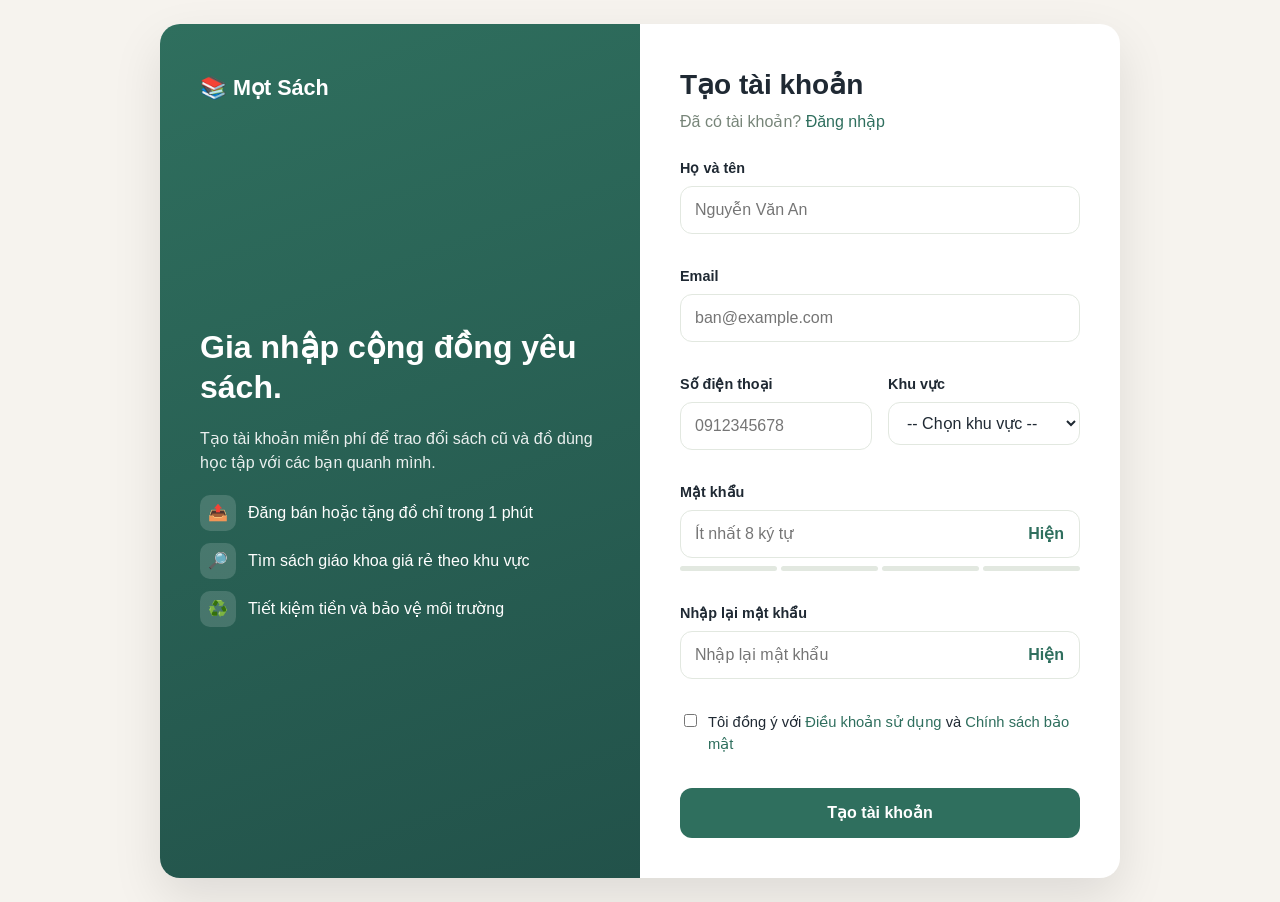
<file: SPCK/Đăng Ký/dang-ky.html>
<!DOCTYPE html>
<html lang="vi">
<head>
  <meta charset="UTF-8" />
  <meta name="viewport" content="width=device-width, initial-scale=1.0" />
  <title>Đăng ký | Mọt Sách</title>
  <link rel="stylesheet" href="../Chung/chung.css" />
  <link rel="stylesheet" href="dang-ky.css" />
</head>
<body class="trang-xac-thuc">
  <main class="khung-xac-thuc">
    <section class="panel-gioi-thieu">
      <a href="../Trang chủ/trang-chu.html" class="logo">📚 Mọt Sách</a>
      <h1>Gia nhập cộng đồng yêu sách.</h1>
      <p>Tạo tài khoản miễn phí để trao đổi sách cũ và đồ dùng học tập với các bạn quanh mình.</p>
      <ul class="loi-ich">
        <li><span>📤</span> Đăng bán hoặc tặng đồ chỉ trong 1 phút</li>
        <li><span>🔎</span> Tìm sách giáo khoa giá rẻ theo khu vực</li>
        <li><span>♻️</span> Tiết kiệm tiền và bảo vệ môi trường</li>
      </ul>
    </section>

    <section class="panel-form">
      <h2>Tạo tài khoản</h2>
      <p class="phu-de">Đã có tài khoản? <a href="../Đăng Nhập/dang-nhap.html">Đăng nhập</a></p>

      <div id="thong-bao" class="thong-bao" role="alert" hidden></div>

      <form id="form-dang-ky" novalidate>
        <div class="nhom-o-nhap">
          <label for="ho-ten">Họ và tên</label>
          <input type="text" id="ho-ten" placeholder="Nguyễn Văn An" autocomplete="name" />
          <small class="thong-bao-loi"></small>
        </div>

        <div class="nhom-o-nhap">
          <label for="email">Email</label>
          <input type="email" id="email" placeholder="ban@example.com" autocomplete="email" />
          <small class="thong-bao-loi"></small>
        </div>

        <div class="hang-2-cot">
          <div class="nhom-o-nhap">
            <label for="so-dien-thoai">Số điện thoại</label>
            <input type="tel" id="so-dien-thoai" placeholder="0912345678" autocomplete="tel" />
            <small class="thong-bao-loi"></small>
          </div>

          <div class="nhom-o-nhap">
            <label for="khu-vuc">Khu vực</label>
            <select id="khu-vuc"></select>
            <small class="thong-bao-loi"></small>
          </div>
        </div>

        <div class="nhom-o-nhap">
          <label for="mat-khau">Mật khẩu</label>
          <div class="o-mat-khau">
            <input type="password" id="mat-khau" placeholder="Ít nhất 8 ký tự" autocomplete="new-password" />
            <button type="button" class="nut-mat" aria-label="Hiện mật khẩu">Hiện</button>
          </div>
          <div id="thanh-do-manh" class="thanh-do-manh"><span></span><span></span><span></span><span></span></div>
          <small id="chu-do-manh" class="chu-do-manh"></small>
          <small class="thong-bao-loi"></small>
        </div>

        <div class="nhom-o-nhap">
          <label for="xac-nhan-mat-khau">Nhập lại mật khẩu</label>
          <div class="o-mat-khau">
            <input type="password" id="xac-nhan-mat-khau" placeholder="Nhập lại mật khẩu" autocomplete="new-password" />
            <button type="button" class="nut-mat" aria-label="Hiện mật khẩu">Hiện</button>
          </div>
          <small class="thong-bao-loi"></small>
        </div>

        <div class="nhom-o-nhap">
          <label class="o-tick">
            <input type="checkbox" id="dieu-khoan" />
            <span>Tôi đồng ý với <a href="#">Điều khoản sử dụng</a> và <a href="#">Chính sách bảo mật</a></span>
          </label>
          <small class="thong-bao-loi"></small>
        </div>

        <button type="submit" class="nut nut-chinh nut-rong">Tạo tài khoản</button>
      </form>
    </section>
  </main>

  <script src="../Chung/chung.js"></script>
  <script src="dang-ky.js"></script>
</body>
</html>
</file>
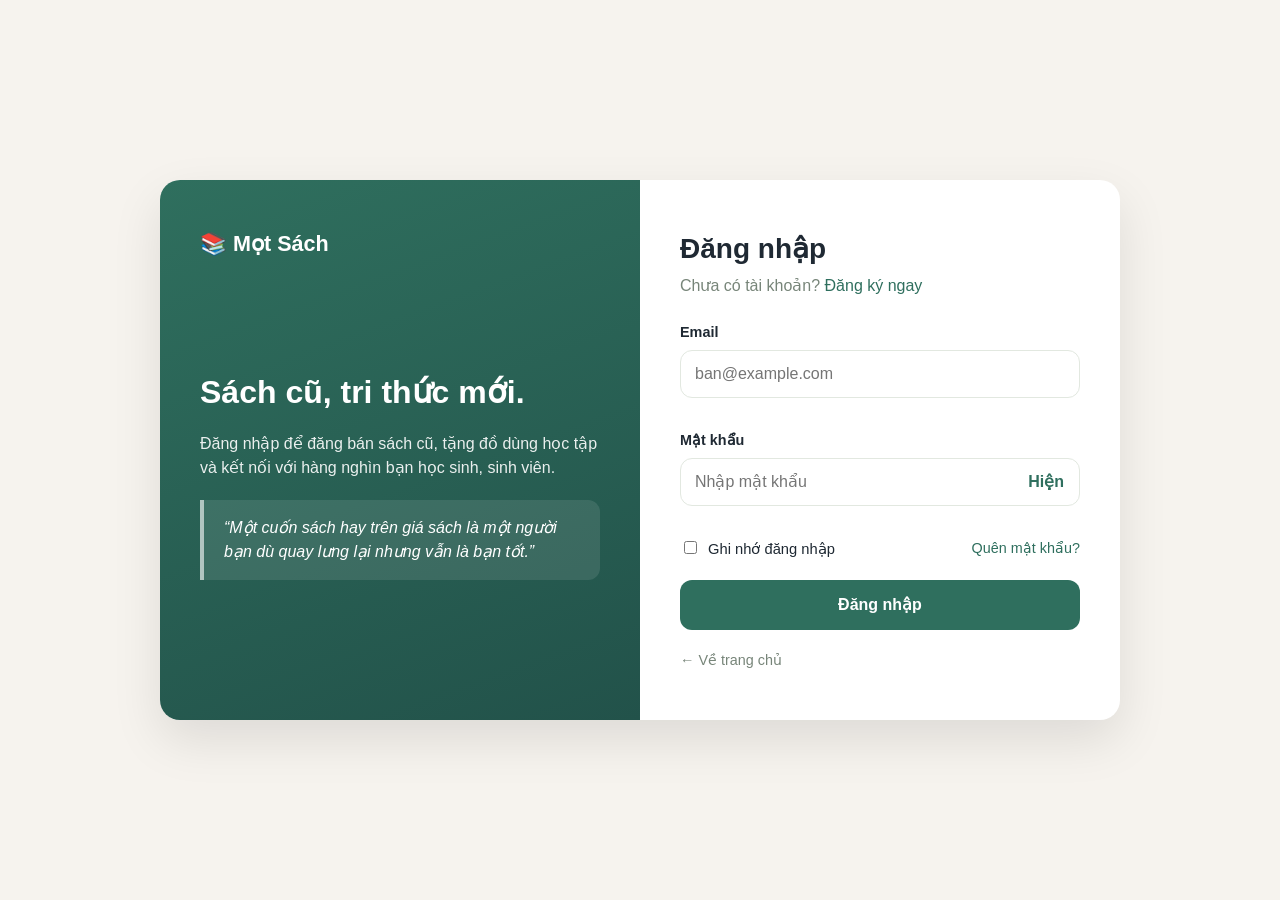
<file: SPCK/Đăng Nhập/dang-nhap.html>
<!DOCTYPE html>
<html lang="vi">
<head>
  <meta charset="UTF-8" />
  <meta name="viewport" content="width=device-width, initial-scale=1.0" />
  <title>Đăng nhập | Mọt Sách</title>
  <link rel="stylesheet" href="../Chung/chung.css" />
  <link rel="stylesheet" href="dang-nhap.css" />
</head>
<body class="trang-xac-thuc">
  <main class="khung-xac-thuc">
    <section class="panel-gioi-thieu">
      <a href="../Trang chủ/trang-chu.html" class="logo">📚 Mọt Sách</a>
      <h1>Sách cũ, tri thức mới.</h1>
      <p>Đăng nhập để đăng bán sách cũ, tặng đồ dùng học tập và kết nối với hàng nghìn bạn học sinh, sinh viên.</p>
      <div class="trich-dan">
        “Một cuốn sách hay trên giá sách là một người bạn dù quay lưng lại nhưng vẫn là bạn tốt.”
      </div>
    </section>

    <section class="panel-form">
      <h2>Đăng nhập</h2>
      <p class="phu-de">Chưa có tài khoản? <a href="../Đăng Ký/dang-ky.html">Đăng ký ngay</a></p>

      <div id="thong-bao" class="thong-bao" role="alert" hidden></div>

      <form id="form-dang-nhap" novalidate>
        <div class="nhom-o-nhap">
          <label for="email">Email</label>
          <input type="email" id="email" placeholder="ban@example.com" autocomplete="email" />
          <small class="thong-bao-loi"></small>
        </div>

        <div class="nhom-o-nhap">
          <label for="mat-khau">Mật khẩu</label>
          <div class="o-mat-khau">
            <input type="password" id="mat-khau" placeholder="Nhập mật khẩu" autocomplete="current-password" />
            <button type="button" class="nut-mat" aria-label="Hiện mật khẩu">Hiện</button>
          </div>
          <small class="thong-bao-loi"></small>
        </div>

        <div class="hang-phu">
          <label class="o-tick">
            <input type="checkbox" id="ghi-nho" />
            <span>Ghi nhớ đăng nhập</span>
          </label>
          <a href="#" id="quen-mat-khau">Quên mật khẩu?</a>
        </div>

        <button type="submit" class="nut nut-chinh nut-rong">Đăng nhập</button>
      </form>

      <a href="../Trang chủ/trang-chu.html" class="quay-ve">← Về trang chủ</a>
    </section>
  </main>

  <script src="../Chung/chung.js"></script>
  <script src="dang-nhap.js"></script>
</body>
</html>
</file>
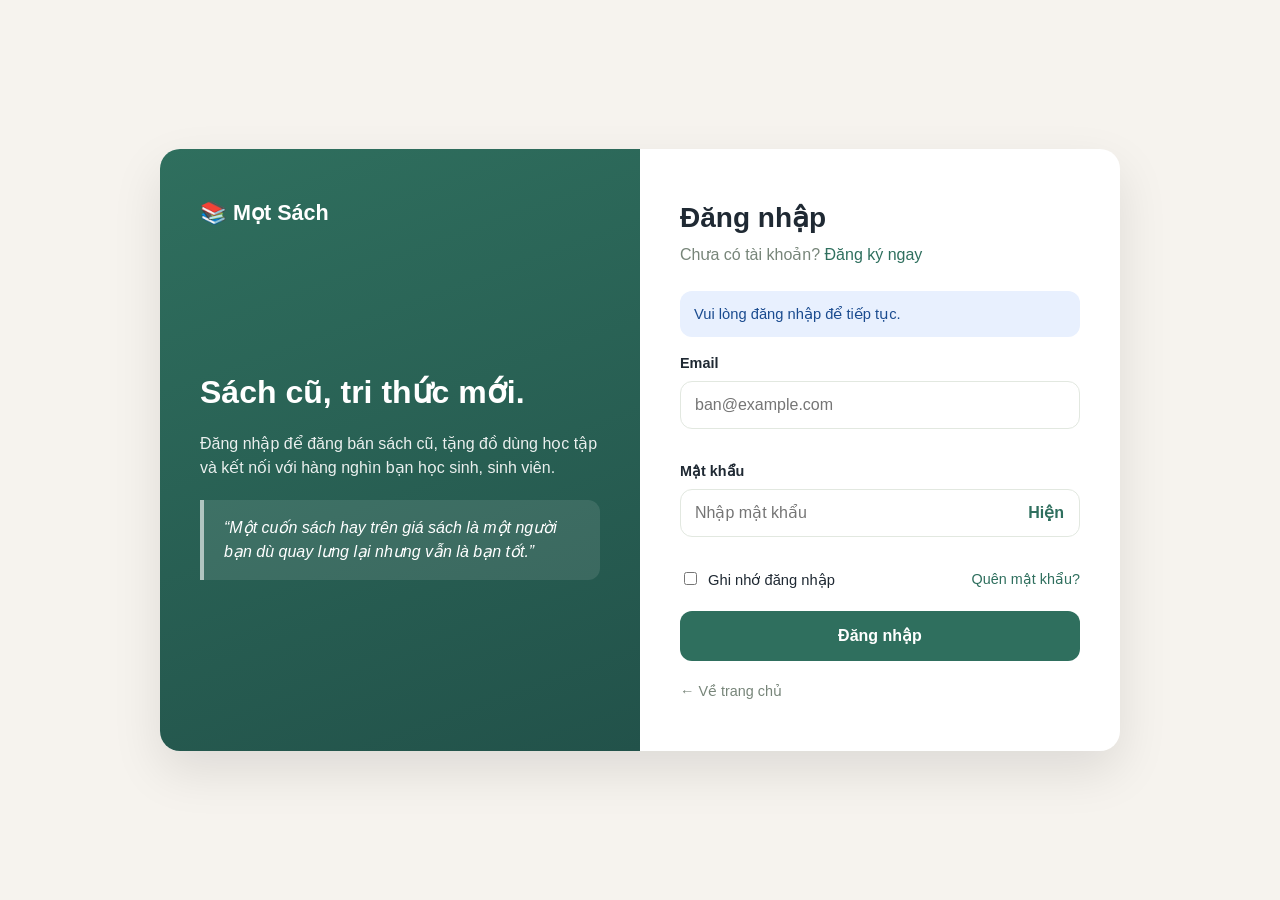
<file: SPCK/Đăng Đồ/dang-do.html>
<!DOCTYPE html>
<html lang="vi">
<head>
  <meta charset="UTF-8" />
  <meta name="viewport" content="width=device-width, initial-scale=1.0" />
  <title>Đăng đồ | Mọt Sách</title>
  <link rel="stylesheet" href="../Chung/chung.css" />
  <link rel="stylesheet" href="dang-do.css" />
</head>
<body data-trang="dangDo" class="can-dang-nhap">
  <header id="thanh-dieu-huong" class="thanh-dieu-huong"></header>

  <main class="noi-dung">
    <div class="tieu-de-trang">
      <h1 id="tieu-de">Đăng đồ mới</h1>
      <p>Điền thông tin món đồ bạn muốn bán hoặc tặng. Các mục có dấu <span class="bat-buoc">*</span> là bắt buộc.</p>
    </div>

    <div class="bo-cuc-dang-do">
      <form id="form-dang-do" class="the" novalidate>
        <div id="thong-bao" class="thong-bao" role="alert" hidden></div>

        <!-- TỰ ĐIỀN TỪ API -->
        <div class="tim-sach-api">
          <label for="tu-khoa-api" class="nhan-o-nhap">🔎 Đăng sách? Tự điền thông tin từ thư viện sách</label>
          <div class="o-tim-api">
            <input type="search" id="tu-khoa-api" placeholder="Nhập tên sách hoặc tác giả, VD: Harry Potter" />
            <button type="button" id="nut-tim-api" class="nut nut-phu">Tìm</button>
          </div>
          <small class="nguon-api">Dữ liệu từ Open Library API — bấm vào một cuốn để điền tên, tác giả và ảnh bìa.</small>
          <div id="ket-qua-api" class="ket-qua-api" aria-live="polite"></div>
        </div>

        <!-- ẢNH -->
        <div class="nhom-o-nhap">
          <span class="nhan-o-nhap">Ảnh món đồ</span>
          <label for="anh" class="vung-tai-anh" id="vung-tai-anh">
            <img id="xem-anh" alt="Ảnh xem trước" hidden />
            <span id="goi-y-anh">📷 Bấm hoặc kéo thả ảnh vào đây<br /><small>JPG, PNG — tối đa 5MB</small></span>
          </label>
          <input type="file" id="anh" accept="image/*" hidden />
          <button type="button" id="xoa-anh" class="nut-chu" hidden>Xóa ảnh</button>
          <small class="thong-bao-loi"></small>
        </div>

        <div class="nhom-o-nhap">
          <label for="ten">Tên món đồ <span class="bat-buoc">*</span></label>
          <input type="text" id="ten" maxlength="80" placeholder="VD: Sách giáo khoa Vật lý 10" />
          <small class="thong-bao-loi"></small>
        </div>

        <div class="hang-2-cot">
          <div class="nhom-o-nhap">
            <label for="danh-muc">Danh mục <span class="bat-buoc">*</span></label>
            <select id="danh-muc"></select>
            <small class="thong-bao-loi"></small>
          </div>

          <div class="nhom-o-nhap">
            <label for="khu-vuc">Khu vực <span class="bat-buoc">*</span></label>
            <select id="khu-vuc"></select>
            <small class="thong-bao-loi"></small>
          </div>
        </div>

        <div class="nhom-o-nhap">
          <label for="gia">Giá bán (VNĐ) <span class="bat-buoc">*</span></label>
          <div class="o-gia">
            <input type="number" id="gia" min="0" step="1000" placeholder="VD: 50000" />
            <span>₫</span>
          </div>
          <label class="o-tick tick-mien-phi">
            <input type="checkbox" id="mien-phi" />
            <span>🎁 Tặng miễn phí</span>
          </label>
          <small class="thong-bao-loi"></small>
        </div>

        <div class="nhom-o-nhap">
          <span class="nhan-o-nhap">Tình trạng <span class="bat-buoc">*</span></span>
          <div class="nhom-lua-chon" id="nhom-tinh-trang"></div>
          <small class="thong-bao-loi"></small>
        </div>

        <div class="nhom-o-nhap">
          <label for="mo-ta">Mô tả</label>
          <textarea id="mo-ta" maxlength="500" placeholder="Tình trạng chi tiết, nơi giao nhận, lý do bán..."></textarea>
          <small class="goi-y"><span id="dem-ky-tu">0</span>/500 ký tự</small>
          <small class="thong-bao-loi"></small>
        </div>

        <div class="hang-nut-form">
          <a href="../Danh sách/danh-sach.html" class="nut nut-phu">Hủy</a>
          <button type="submit" class="nut nut-chinh" id="nut-gui">Đăng đồ</button>
        </div>
      </form>

      <!-- XEM TRƯỚC -->
      <aside class="xem-truoc">
        <p class="nhan-o-nhap">Xem trước</p>
        <div id="the-xem-truoc"></div>
        <div class="meo the">
          <h3>💡 Mẹo đăng đồ nhanh bán</h3>
          <ul>
            <li>Chụp ảnh rõ nét, đủ sáng, thấy được bìa sách.</li>
            <li>Ghi rõ có viết/gạch trong sách hay không.</li>
            <li>Đặt giá khoảng 30–50% giá bìa với sách đã dùng.</li>
          </ul>
        </div>
      </aside>
    </div>
  </main>

  <footer id="chan-trang" class="chan-trang"></footer>

  <script src="../Chung/chung.js"></script>
  <script src="../Chung/api.js"></script>
  <script src="dang-do.js"></script>
</body>
</html>
</file>
<file: assets/css/style.css>
/* =================================================================
   Nam Việt Bình Dương Plastic — design system
   Clean, industrial B2B theme: navy + eco-green + amber accent,
   built on Bootstrap's grid/utilities. Light background to read
   as trustworthy/professional for export buyers.
   ================================================================= */

:root {
  --bg: #ffffff;
  --bg-soft: #f4f7fa;
  --bg-elevated: #eef2f6;
  --surface: #ffffff;
  --border: #e1e8ef;
  --text: #16232f;
  --text-muted: #5b6b7a;
  --primary: #0b3d62;
  --primary-dark: #072a44;
  --primary-soft: rgba(11, 61, 98, 0.08);
  --accent: #1c9b6b;
  --accent-soft: rgba(28, 155, 107, 0.12);
  --warm: #f0a202;
  --warm-soft: rgba(240, 162, 2, 0.14);
  --radius-lg: 26px;
  --radius-md: 16px;
  --radius-sm: 10px;
  --shadow-soft: 0 20px 45px -24px rgba(11, 61, 98, 0.28);
  /* System font stacks only — no Google Fonts dependency, since
     fonts.googleapis.com is blocked for mainland Chinese visitors,
     a core audience for this site. */
  --font-display: -apple-system, "Segoe UI", Roboto, "PingFang SC", "Microsoft YaHei", "Noto Sans SC", "Helvetica Neue", Arial, sans-serif;
  --font-body: -apple-system, "Segoe UI", Roboto, "PingFang SC", "Microsoft YaHei", "Noto Sans SC", "Helvetica Neue", Arial, sans-serif;
}

* { box-sizing: border-box; }

body {
  background-color: var(--bg);
  color: var(--text);
  font-family: var(--font-body);
  line-height: 1.65;
}

html[lang="zh"] body, html[lang="vi"] body { letter-spacing: 0; }

h1, h2, h3, h4, h5, .display-4, .navbar-brand {
  font-family: var(--font-display);
  font-weight: 700;
  letter-spacing: -0.01em;
  color: var(--primary-dark);
}

a { color: var(--accent); text-decoration: none; }
a:hover { color: var(--primary); }

::selection { background: var(--warm-soft); color: var(--primary-dark); }

a:focus-visible, button:focus-visible, input:focus-visible,
select:focus-visible, textarea:focus-visible, .nav-link:focus-visible {
  outline: 2px solid var(--accent);
  outline-offset: 3px;
  border-radius: 6px;
}

.text-secondary { color: var(--text-muted) !important; }
.bg-light { background-color: var(--bg-soft) !important; }
section { position: relative; }

/* ---------------------------------------------------------------
   Buttons
   --------------------------------------------------------------- */
.btn { border-radius: 999px; font-weight: 600; padding: 0.65rem 1.6rem; }

.btn-primary {
  background: var(--primary);
  border-color: var(--primary);
  color: #fff !important;
}
.btn-primary:hover {
  background: var(--primary-dark);
  border-color: var(--primary-dark);
  color: #fff !important;
  transform: translateY(-1px);
}

.btn-warm {
  background: var(--warm);
  border-color: var(--warm);
  color: #29200a !important;
}
.btn-warm:hover { background: #d99001; border-color: #d99001; color: #29200a !important; transform: translateY(-1px); }

.btn-outline-primary {
  border: 1.5px solid var(--border);
  color: var(--primary) !important;
  background: transparent;
}
.btn-outline-primary:hover {
  border-color: var(--primary);
  background: var(--primary-soft);
  color: var(--primary-dark) !important;
}

.btn-outline-light { border: 1.5px solid rgba(255,255,255,0.4); color: #fff !important; background: transparent; }
.btn-outline-light:hover { border-color: #fff; background: rgba(255,255,255,0.12); }

/* ---------------------------------------------------------------
   Language switcher
   --------------------------------------------------------------- */
.lang-switch {
  display: inline-flex;
  align-items: center;
  gap: 0.15rem;
  background: var(--bg-soft);
  border: 1px solid var(--border);
  border-radius: 999px;
  padding: 0.2rem;
}
.lang-switch button {
  border: none;
  background: transparent;
  color: var(--text-muted);
  font-size: 0.8rem;
  font-weight: 600;
  padding: 0.35rem 0.7rem;
  border-radius: 999px;
  cursor: pointer;
  transition: all 0.15s ease;
}
.lang-switch button:hover { color: var(--primary); }
.lang-switch button.active { background: var(--primary); color: #fff; }

/* ---------------------------------------------------------------
   Navbar
   --------------------------------------------------------------- */
.navbar {
  background: rgba(255, 255, 255, 0.92) !important;
  backdrop-filter: blur(10px);
  border-bottom: 1px solid var(--border);
  padding-top: 0.85rem;
  padding-bottom: 0.85rem;
}

.brand-mark {
  display: inline-flex;
  align-items: center;
  justify-content: center;
  width: 38px;
  height: 38px;
  border-radius: 11px;
  background: var(--primary);
  color: #fff;
  margin-right: 0.55rem;
  font-size: 1.15rem;
  flex-shrink: 0;
}

.navbar-brand { color: var(--primary-dark) !important; display: flex; align-items: center; font-weight: 700; line-height: 1.1; }
.navbar-brand .brand-text { font-size: 1.02rem; }
.navbar-brand .brand-sub { display: block; font-size: 0.62rem; font-weight: 500; color: var(--text-muted); letter-spacing: 0.03em; text-transform: uppercase; }

.nav-link {
  color: var(--text) !important;
  font-weight: 500;
  padding: 0.5rem 1rem !important;
  border-radius: 999px;
  transition: all 0.15s ease;
}
.nav-link:hover { color: var(--primary) !important; background: var(--primary-soft); }
.nav-link.active { color: #fff !important; background: var(--primary) !important; }

.navbar-toggler { border: 1px solid var(--border); }

/* ---------------------------------------------------------------
   Hero
   --------------------------------------------------------------- */
.hero {
  padding-top: 8.5rem;
  padding-bottom: 3rem;
  overflow: hidden;
  background:
    radial-gradient(circle at 85% 10%, rgba(28, 155, 107, 0.08), transparent 42%),
    radial-gradient(circle at 5% 100%, rgba(11, 61, 98, 0.06), transparent 45%);
}

.eyebrow {
  display: inline-flex;
  align-items: center;
  gap: 0.5rem;
  background: var(--accent-soft);
  color: var(--accent);
  border: 1px solid rgba(28, 155, 107, 0.3);
  border-radius: 999px;
  padding: 0.4rem 0.9rem;
  font-size: 0.78rem;
  font-weight: 600;
  margin-bottom: 1.25rem;
}

.hero-badges { display: flex; flex-wrap: wrap; gap: 0.6rem; }
.hero-badge {
  display: inline-flex;
  align-items: center;
  gap: 0.4rem;
  background: var(--bg-soft);
  border: 1px solid var(--border);
  border-radius: 999px;
  padding: 0.45rem 0.9rem;
  font-size: 0.8rem;
  font-weight: 600;
  color: var(--primary-dark);
}
.hero-badge i { color: var(--accent); }

/* Hero visual: production/export panel built without photography */
.hero-visual { position: relative; display: flex; justify-content: center; }
.hero-visual::before, .hero-visual::after {
  content: "";
  position: absolute;
  width: 260px;
  height: 260px;
  border-radius: 50%;
  filter: blur(60px);
  z-index: 0;
}
.hero-visual::before { background: var(--accent); opacity: 0.16; top: -20px; left: 0%; }
.hero-visual::after { background: var(--primary); opacity: 0.12; bottom: -30px; right: 4%; }

.production-panel {
  position: relative;
  z-index: 1;
  width: 100%;
  max-width: 420px;
  background: linear-gradient(160deg, var(--primary-dark), var(--primary));
  border-radius: var(--radius-lg);
  padding: 1.75rem;
  box-shadow: var(--shadow-soft);
  color: #fff;
}
.production-panel .panel-heading { font-size: 0.8rem; font-weight: 600; opacity: 0.75; text-transform: uppercase; letter-spacing: 0.04em; margin-bottom: 1rem; }
.production-grid { display: grid; grid-template-columns: repeat(3, 1fr); gap: 0.7rem; }
.production-grid .tile {
  background: rgba(255,255,255,0.08);
  border: 1px solid rgba(255,255,255,0.12);
  border-radius: var(--radius-sm);
  padding: 0.9rem 0.5rem;
  text-align: center;
  font-size: 0.72rem;
  font-weight: 600;
  line-height: 1.3;
}
.production-grid .tile i { display: block; font-size: 1.5rem; margin-bottom: 0.45rem; color: #ffd166; }
.floating-chip {
  position: absolute;
  z-index: 2;
  background: #fff;
  border: 1px solid var(--border);
  box-shadow: var(--shadow-soft);
  border-radius: var(--radius-sm);
  padding: 0.55rem 0.9rem;
  font-size: 0.78rem;
  font-weight: 600;
  display: flex;
  align-items: center;
  gap: 0.4rem;
  color: var(--primary-dark);
}
.floating-chip.chip-1 { top: -6%; right: -6%; color: var(--accent); }
.floating-chip.chip-2 { bottom: -6%; left: -4%; color: var(--warm); }
@media (max-width: 991px) {
  .floating-chip { position: static; margin-top: 0.75rem; display: inline-flex; }
}

/* Export markets marquee */
.marquee-wrap {
  border-top: 1px solid var(--border);
  border-bottom: 1px solid var(--border);
  background: var(--bg-soft);
  overflow: hidden;
  padding: 0.9rem 0;
}
.marquee-track {
  display: flex;
  width: max-content;
  gap: 2.5rem;
  animation: marquee 28s linear infinite;
}
.marquee-track span {
  font-family: var(--font-display);
  font-size: 0.92rem;
  color: var(--text-muted);
  white-space: nowrap;
  font-weight: 500;
}
.marquee-track span i { color: var(--accent); margin-right: 0.4rem; }
@keyframes marquee {
  from { transform: translateX(0); }
  to { transform: translateX(-50%); }
}
@media (prefers-reduced-motion: reduce) {
  .marquee-track { animation: none; }
}

/* ---------------------------------------------------------------
   Stats
   --------------------------------------------------------------- */
.stat-card { text-align: center; padding: 1.5rem 1rem; }
.stat-number {
  font-family: var(--font-display);
  font-size: clamp(2rem, 4vw, 2.75rem);
  font-weight: 700;
  color: var(--primary);
}
.stat-label { color: var(--text-muted); font-size: 0.9rem; }

/* ---------------------------------------------------------------
   Cards / surfaces
   --------------------------------------------------------------- */
.card {
  background: var(--surface);
  border: 1px solid var(--border);
  border-radius: var(--radius-md);
  color: var(--text);
}
.card-header { background: transparent; border-bottom: 1px solid var(--border); }

.surface-card {
  background: var(--surface);
  border: 1px solid var(--border);
  border-radius: var(--radius-md);
  padding: 2rem 1.5rem;
  height: 100%;
  box-shadow: 0 12px 30px -22px rgba(11, 61, 98, 0.18);
  transition: transform 0.18s ease, border-color 0.18s ease, box-shadow 0.18s ease;
}
.surface-card:hover {
  transform: translateY(-4px);
  border-color: rgba(28, 155, 107, 0.35);
  box-shadow: var(--shadow-soft);
}
.icon-badge {
  display: inline-flex;
  align-items: center;
  justify-content: center;
  width: 54px;
  height: 54px;
  border-radius: var(--radius-sm);
  background: var(--primary-soft);
  color: var(--primary);
  font-size: 1.45rem;
  margin-bottom: 1rem;
}
.icon-badge.accent { background: var(--accent-soft); color: var(--accent); }
.icon-badge.warm { background: var(--warm-soft); color: var(--warm); }

/* Product category card */
.product-card { height: 100%; }
.product-card .product-media {
  border-radius: var(--radius-md);
  background: linear-gradient(150deg, var(--primary-soft), var(--accent-soft));
  aspect-ratio: 16/10;
  display: flex;
  align-items: center;
  justify-content: center;
  margin-bottom: 1.25rem;
}
.product-card .product-media i { font-size: 2.75rem; color: var(--primary); }
.product-card ul.spec-list { list-style: none; padding: 0; margin: 1rem 0 0; }
.product-card ul.spec-list li { display: flex; gap: 0.5rem; color: var(--text-muted); font-size: 0.92rem; padding: 0.25rem 0; }
.product-card ul.spec-list li i { color: var(--accent); margin-top: 0.2rem; }

/* Steps / how it works */
.step-card { position: relative; padding-top: 0.5rem; }
.step-number {
  font-family: var(--font-display);
  font-size: 0.85rem;
  font-weight: 700;
  color: #fff;
  background: var(--primary);
  border-radius: 999px;
  width: 36px; height: 36px;
  display: inline-flex; align-items: center; justify-content: center;
  margin-bottom: 1rem;
}
@media (min-width: 768px) {
  .steps-row { position: relative; }
  .steps-row::before {
    content: "";
    position: absolute;
    top: 18px;
    left: 8%;
    right: 8%;
    height: 1px;
    background: repeating-linear-gradient(to right, var(--border) 0 8px, transparent 8px 16px);
    z-index: 0;
  }
  .step-card { position: relative; z-index: 1; }
}

/* Certifications */
.cert-chip {
  display: flex;
  align-items: center;
  gap: 0.75rem;
  background: var(--bg-soft);
  border: 1px solid var(--border);
  border-radius: var(--radius-sm);
  padding: 1rem 1.1rem;
  height: 100%;
}
.cert-chip i { font-size: 1.5rem; color: var(--accent); }
.cert-chip .cert-note { font-size: 0.82rem; color: var(--text-muted); }

/* Value / mission-vision cards */
.value-card { border-left: 3px solid var(--accent); padding-left: 1.25rem; }

/* Timeline (about page) */
.timeline { border-left: 2px solid var(--border); padding-left: 1.5rem; margin-left: 0.5rem; }
.timeline-item { position: relative; padding-bottom: 1.75rem; }
.timeline-item:last-child { padding-bottom: 0; }
.timeline-item::before {
  content: "";
  position: absolute;
  left: -1.65rem;
  top: 0.2rem;
  width: 12px; height: 12px;
  border-radius: 50%;
  background: var(--accent);
  border: 3px solid #fff;
  box-shadow: 0 0 0 2px var(--accent);
}
.timeline-item .timeline-year { font-family: var(--font-display); font-weight: 700; color: var(--primary); font-size: 0.9rem; }

/* Export markets chips */
.market-chip {
  display: inline-flex;
  align-items: center;
  gap: 0.5rem;
  background: #fff;
  border: 1px solid var(--border);
  border-radius: 999px;
  padding: 0.6rem 1.1rem;
  font-weight: 600;
  font-size: 0.9rem;
  color: var(--primary-dark);
}
.market-chip i { color: var(--accent); }

/* ---------------------------------------------------------------
   Forms
   --------------------------------------------------------------- */
.form-label { color: var(--text); font-weight: 500; font-size: 0.9rem; }
.form-control, .form-select {
  background: #fff;
  border: 1px solid var(--border);
  color: var(--text);
  border-radius: var(--radius-sm);
  padding: 0.65rem 0.9rem;
}
.form-control::placeholder { color: var(--text-muted); }
.form-control:focus, .form-select:focus {
  background: #fff;
  border-color: var(--accent);
  color: var(--text);
  box-shadow: 0 0 0 3px var(--accent-soft);
}
.invalid-feedback { color: #c23b3b; }

/* ---------------------------------------------------------------
   CTA section
   --------------------------------------------------------------- */
.cta-banner {
  background:
    radial-gradient(circle at 20% 20%, rgba(240,162,2,0.16), transparent 45%),
    linear-gradient(135deg, var(--primary-dark), var(--primary));
  border-radius: var(--radius-lg);
  color: #fff;
}
.cta-banner p { color: rgba(255,255,255,0.85); }

/* ---------------------------------------------------------------
   Footer
   --------------------------------------------------------------- */
footer.site-footer {
  background: var(--primary-dark) !important;
  color: rgba(255,255,255,0.75);
}
footer.site-footer a { color: rgba(255,255,255,0.7); text-decoration: none; }
footer.site-footer a:hover { color: #fff; }
footer.site-footer .navbar-brand, footer.site-footer .navbar-brand .brand-sub { color: #fff !important; }
footer.site-footer .brand-mark { background: rgba(255,255,255,0.14); }
.footer-social a {
  width: 38px; height: 38px;
  display: inline-flex; align-items: center; justify-content: center;
  border-radius: 50%;
  border: 1px solid rgba(255,255,255,0.2);
  margin: 0 0.25rem 0 0;
}
.footer-social a:hover { border-color: #fff; background: rgba(255,255,255,0.12); }
.footer-heading { font-family: var(--font-display); color: #fff; font-size: 0.95rem; margin-bottom: 1rem; }
.divider-soft { border-color: rgba(255,255,255,0.15); }

/* ---------------------------------------------------------------
   Page header (sub-pages)
   --------------------------------------------------------------- */
.page-header {
  padding-top: 8.5rem;
  padding-bottom: 3.5rem;
  text-align: center;
  background:
    radial-gradient(circle at 50% 0%, rgba(11,61,98,0.08), transparent 55%);
}

/* ---------------------------------------------------------------
   Floating quick-contact widget
   --------------------------------------------------------------- */
.quick-contact {
  position: fixed;
  right: 1.25rem;
  bottom: 1.25rem;
  z-index: 1040;
  display: flex;
  flex-direction: column;
  gap: 0.6rem;
  align-items: flex-end;
}
.quick-contact a {
  width: 48px;
  height: 48px;
  border-radius: 50%;
  display: inline-flex;
  align-items: center;
  justify-content: center;
  background: #fff;
  color: var(--primary);
  border: 1px solid var(--border);
  box-shadow: var(--shadow-soft);
  font-size: 1.25rem;
  transition: transform 0.15s ease;
}
.quick-contact a:hover { transform: translateY(-2px) scale(1.05); color: var(--accent); }
.quick-contact a.qc-zalo { color: #0068ff; }
.quick-contact a.qc-wechat { color: #2dc100; }
.quick-contact a.qc-phone { background: var(--primary); color: #fff; }

/* Utility */
.map-placeholder {
  border: 1.5px dashed var(--border);
  border-radius: var(--radius-md);
  background: var(--bg-soft);
  min-height: 320px;
  display: flex;
  align-items: center;
  justify-content: center;
  text-align: center;
  padding: 2rem;
  color: var(--text-muted);
}
.map-placeholder i { font-size: 2.25rem; color: var(--accent); margin-bottom: 0.75rem; display: block; }

.draft-note {
  background: var(--warm-soft);
  border: 1px solid rgba(240,162,2,0.35);
  border-radius: var(--radius-sm);
  padding: 0.5rem 0.9rem;
  font-size: 0.82rem;
  color: #7a5400;
}
</file>
<file: SPCK/Chung/chung.css>
/* =====================================================
   chung.css — Giao diện dùng chung cho mọi trang
   ===================================================== */

:root {
  --mau-chinh: #2f6f5e;
  --mau-chinh-dam: #22524a;
  --mau-chinh-nhat: #e7f0ec;
  --mau-nen: #f6f3ee;
  --mau-the: #ffffff;
  --mau-chu: #1f2933;
  --mau-phu: #778579;
  --mau-vien: #e2e8e0;
  --mau-loi: #c0392b;
  --mau-dung: #2e8b57;
  --mau-vang: #d68910;
  --bo-goc: 12px;
  --bong: 0 6px 20px rgba(0, 0, 0, 0.06);
}

* {
  box-sizing: border-box;
}

body {
  margin: 0;
  min-height: 100vh;
  display: flex;
  flex-direction: column;
  background: var(--mau-nen);
  color: var(--mau-chu);
  font-family: Arial, Helvetica, sans-serif;
  line-height: 1.5;
}

h1, h2, h3, p, dl, dd {
  margin: 0;
}

button,
input,
select,
textarea,
a {
  font: inherit;
}

a {
  color: var(--mau-chinh);
  text-decoration: none;
}

a:hover {
  text-decoration: underline;
}

button {
  cursor: pointer;
}

[hidden] {
  display: none !important;
}

/* Trang cần đăng nhập: ẩn nội dung cho đến khi xác thực xong */
.can-dang-nhap:not(.da-xac-thuc) {
  visibility: hidden;
}

/* =========== THANH ĐIỀU HƯỚNG =========== */
.thanh-dieu-huong {
  position: sticky;
  top: 0;
  z-index: 50;
  display: flex;
  align-items: center;
  justify-content: space-between;
  gap: 16px;
  padding: 12px 32px;
  background: var(--mau-the);
  box-shadow: 0 2px 10px rgba(0, 0, 0, 0.05);
}

.logo {
  font-size: 1.35rem;
  font-weight: 800;
  color: var(--mau-chu);
}

.logo:hover {
  text-decoration: none;
}

.menu-chinh {
  display: flex;
  align-items: center;
  gap: 4px;
}

.menu-chinh > a {
  padding: 8px 14px;
  border-radius: 999px;
  color: var(--mau-chu);
  font-weight: 600;
}

.menu-chinh > a:hover {
  background: var(--mau-chinh-nhat);
  text-decoration: none;
}

.menu-chinh > a.dang-chon {
  background: var(--mau-chinh);
  color: #fff;
}

.khu-tai-khoan {
  display: flex;
  align-items: center;
  gap: 10px;
  margin-left: 16px;
  padding-left: 16px;
  border-left: 1px solid var(--mau-vien);
}

.nguoi-dung-nho {
  display: flex;
  align-items: center;
  gap: 8px;
  color: var(--mau-chu);
  font-weight: 600;
}

.nguoi-dung-nho:hover {
  text-decoration: none;
}

.anh-dai-dien {
  width: 36px;
  height: 36px;
  flex-shrink: 0;
  display: grid;
  place-items: center;
  border-radius: 50%;
  background: var(--mau-chinh);
  color: #fff;
  font-weight: 700;
}

.nut-menu {
  display: none;
  border: none;
  background: none;
  font-size: 1.5rem;
  padding: 4px 8px;
}

/* =========== NỘI DUNG =========== */
.noi-dung {
  flex: 1;
  width: 100%;
  max-width: 1100px;
  margin: 0 auto;
  padding: 32px 16px 48px;
}

.tieu-de-trang {
  margin-bottom: 24px;
}

.tieu-de-trang h1 {
  font-size: 1.9rem;
}

.tieu-de-trang p {
  color: var(--mau-phu);
  margin-top: 4px;
}

.the {
  background: var(--mau-the);
  border-radius: 16px;
  padding: 24px;
  box-shadow: var(--bong);
}

/* =========== NÚT =========== */
.nut {
  display: inline-flex;
  align-items: center;
  justify-content: center;
  gap: 6px;
  padding: 12px 20px;
  border-radius: var(--bo-goc);
  border: 1.5px solid transparent;
  font-weight: 700;
  transition: background 0.2s, color 0.2s, transform 0.1s;
}

.nut:hover {
  text-decoration: none;
}

.nut:active {
  transform: scale(0.98);
}

.nut:disabled {
  opacity: 0.65;
  cursor: wait;
}

.nut-chinh {
  background: var(--mau-chinh);
  color: #fff;
}

.nut-chinh:hover {
  background: var(--mau-chinh-dam);
}

.nut-phu {
  background: transparent;
  color: var(--mau-chinh);
  border-color: var(--mau-chinh);
}

.nut-phu:hover {
  background: var(--mau-chinh);
  color: #fff;
}

.nut-nguy-hiem {
  background: var(--mau-loi);
  color: #fff;
}

.nut-nguy-hiem:hover {
  background: #a93226;
}

.nut-nho {
  padding: 7px 14px;
  font-size: 0.9rem;
  border-radius: 999px;
}

.nut-rong {
  width: 100%;
}

/* =========== Ô NHẬP =========== */
.nhom-o-nhap {
  margin-bottom: 14px;
}

.nhom-o-nhap > label:not(.o-tick),
.nhan-o-nhap {
  display: block;
  font-weight: 600;
  font-size: 0.9rem;
  margin-bottom: 6px;
}

input[type="text"],
input[type="email"],
input[type="tel"],
input[type="password"],
input[type="number"],
input[type="search"],
select,
textarea {
  width: 100%;
  padding: 11px 14px;
  font-size: 1rem;
  color: var(--mau-chu);
  background: #fff;
  border: 1.5px solid var(--mau-vien);
  border-radius: var(--bo-goc);
  transition: border-color 0.2s, box-shadow 0.2s;
}

textarea {
  resize: vertical;
  min-height: 110px;
}

input:focus,
select:focus,
textarea:focus {
  outline: none;
  border-color: var(--mau-chinh);
  box-shadow: 0 0 0 3px rgba(47, 111, 94, 0.15);
}

input[readonly] {
  background: var(--mau-nen);
  color: var(--mau-phu);
}

.co-loi input,
.co-loi select,
.co-loi textarea {
  border-color: var(--mau-loi);
}

.hop-le input:not([type="checkbox"]):not([type="radio"]),
.hop-le select,
.hop-le textarea {
  border-color: var(--mau-dung);
}

.thong-bao-loi {
  display: block;
  min-height: 1.1em;
  margin-top: 4px;
  font-size: 0.82rem;
  color: var(--mau-loi);
}

.goi-y {
  display: block;
  margin-top: 4px;
  font-size: 0.82rem;
  color: var(--mau-phu);
}

.o-mat-khau {
  position: relative;
}

.o-mat-khau input {
  padding-right: 64px;
}

.nut-mat {
  position: absolute;
  right: 8px;
  top: 50%;
  transform: translateY(-50%);
  padding: 6px 8px;
  border: none;
  background: none;
  color: var(--mau-chinh);
  font-weight: 700;
}

.o-tick {
  display: flex;
  align-items: flex-start;
  gap: 8px;
  font-size: 0.92rem;
  cursor: pointer;
}

.o-tick input {
  margin-top: 3px;
  accent-color: var(--mau-chinh);
}

.hang-2-cot {
  display: grid;
  grid-template-columns: 1fr 1fr;
  gap: 0 16px;
}

/* Thanh đo độ mạnh mật khẩu */
.thanh-do-manh {
  display: grid;
  grid-template-columns: repeat(4, 1fr);
  gap: 4px;
  margin-top: 8px;
}

.thanh-do-manh span {
  height: 5px;
  border-radius: 3px;
  background: var(--mau-vien);
  transition: background 0.3s;
}

.thanh-do-manh[data-muc="0"] span:nth-child(-n + 1),
.thanh-do-manh[data-muc="1"] span:nth-child(-n + 1) {
  background: #e74c3c;
}

.thanh-do-manh[data-muc="2"] span:nth-child(-n + 2) {
  background: #f39c12;
}

.thanh-do-manh[data-muc="3"] span:nth-child(-n + 3) {
  background: #27ae60;
}

.thanh-do-manh[data-muc="4"] span {
  background: #1e8449;
}

.chu-do-manh {
  display: block;
  margin-top: 4px;
  font-size: 0.8rem;
  color: var(--mau-phu);
}

/* =========== THÔNG BÁO =========== */
.thong-bao {
  margin-bottom: 16px;
  padding: 12px 14px;
  border-radius: var(--bo-goc);
  font-size: 0.92rem;
}

.thong-bao.thanh-cong {
  background: #e6f4ea;
  color: #1e6b3a;
}

.thong-bao.that-bai {
  background: #fdecea;
  color: #a12a1e;
}

.thong-bao.thong-tin {
  background: #e8f0fe;
  color: #1a4b8f;
}

.toast {
  position: fixed;
  left: 50%;
  bottom: 24px;
  z-index: 100;
  transform: translate(-50%, 150%);
  padding: 12px 20px;
  border-radius: 999px;
  background: var(--mau-chu);
  color: #fff;
  font-weight: 600;
  box-shadow: 0 8px 24px rgba(0, 0, 0, 0.2);
  transition: transform 0.3s;
}

.toast.hien {
  transform: translate(-50%, 0);
}

/* =========== ĐANG TẢI (API) =========== */
.vong-xoay {
  display: inline-block;
  width: 18px;
  height: 18px;
  border: 3px solid var(--mau-vien);
  border-top-color: var(--mau-chinh);
  border-radius: 50%;
  vertical-align: middle;
  animation: xoay 0.8s linear infinite;
}

@keyframes xoay {
  to {
    transform: rotate(360deg);
  }
}

.trang-thai-api {
  display: flex;
  align-items: center;
  justify-content: center;
  gap: 10px;
  padding: 16px;
  color: var(--mau-phu);
  text-align: center;
}

.nguon-api {
  font-size: 0.8rem;
  color: var(--mau-phu);
}

/* =========== THẺ MÓN ĐỒ =========== */
.luoi-do {
  display: grid;
  grid-template-columns: repeat(auto-fill, minmax(210px, 1fr));
  gap: 20px;
}

.the-do {
  display: flex;
  flex-direction: column;
  overflow: hidden;
  background: var(--mau-the);
  border-radius: 14px;
  box-shadow: var(--bong);
  cursor: pointer;
  transition: transform 0.2s, box-shadow 0.2s;
}

.the-do:hover,
.the-do:focus-visible {
  transform: translateY(-4px);
  box-shadow: 0 12px 28px rgba(0, 0, 0, 0.1);
  outline: none;
}

.the-do.da-ban {
  opacity: 0.6;
}

.anh-do {
  position: relative;
  aspect-ratio: 4 / 3;
  background: var(--mau-vien);
}

.anh-do img,
.anh-thay-the {
  width: 100%;
  height: 100%;
  object-fit: cover;
}

.anh-thay-the {
  display: grid;
  place-items: center;
  font-size: 3rem;
}

.nhan {
  position: absolute;
  top: 10px;
  left: 10px;
  padding: 3px 10px;
  border-radius: 999px;
  font-size: 0.78rem;
  font-weight: 700;
  color: #fff;
}

.nhan-mien-phi {
  background: var(--mau-vang);
}

.nhan-da-ban {
  background: var(--mau-chu);
}

.the-do-noi-dung {
  display: flex;
  flex-direction: column;
  gap: 4px;
  padding: 14px;
}

.danh-muc-nho {
  font-size: 0.78rem;
  color: var(--mau-phu);
}

.the-do h3 {
  font-size: 1rem;
  line-height: 1.35;
  display: -webkit-box;
  -webkit-line-clamp: 2;
  -webkit-box-orient: vertical;
  overflow: hidden;
}

.gia {
  font-weight: 800;
  color: var(--mau-chinh);
}

.meta {
  font-size: 0.82rem;
  color: var(--mau-phu);
}

/* Trạng thái trống */
.trang-trong {
  grid-column: 1 / -1;
  padding: 48px 16px;
  text-align: center;
  color: var(--mau-phu);
}

.trang-trong .bieu-tuong {
  font-size: 3rem;
}

.trang-trong p {
  margin: 8px 0 16px;
}

/* =========== TRANG ĐĂNG NHẬP / ĐĂNG KÝ =========== */
.trang-xac-thuc {
  align-items: center;
  justify-content: center;
  padding: 24px 16px;
}

.khung-xac-thuc {
  display: grid;
  grid-template-columns: 1fr 1fr;
  width: 100%;
  max-width: 960px;
  overflow: hidden;
  background: var(--mau-the);
  border-radius: 20px;
  box-shadow: 0 20px 50px rgba(0, 0, 0, 0.1);
}

.panel-gioi-thieu {
  display: flex;
  flex-direction: column;
  gap: 20px;
  padding: 48px 40px;
  background: linear-gradient(160deg, var(--mau-chinh), var(--mau-chinh-dam));
  color: #fff;
}

.panel-gioi-thieu .logo {
  color: #fff;
}

.panel-gioi-thieu h1 {
  margin-top: auto;
  font-size: 2rem;
  line-height: 1.25;
}

.panel-gioi-thieu p {
  opacity: 0.9;
}

.panel-form {
  padding: 48px 40px;
}

.panel-form h2 {
  font-size: 1.75rem;
}

.phu-de {
  margin: 4px 0 24px;
  color: var(--mau-phu);
}

/* =========== CHÂN TRANG =========== */
.chan-trang {
  padding: 24px 16px;
  text-align: center;
  font-size: 0.9rem;
  color: var(--mau-phu);
  border-top: 1px solid var(--mau-vien);
  background: var(--mau-the);
}

.chan-trang p + p {
  margin-top: 4px;
}

/* =========== ĐIỆN THOẠI =========== */
@media (max-width: 860px) {
  .thanh-dieu-huong {
    flex-wrap: wrap;
    padding: 12px 16px;
  }

  .nut-menu {
    display: block;
  }

  .menu-chinh {
    display: none;
    flex-direction: column;
    align-items: stretch;
    width: 100%;
  }

  .thanh-dieu-huong.menu-mo .menu-chinh {
    display: flex;
  }

  .khu-tai-khoan {
    margin: 8px 0 0;
    padding: 12px 0 0;
    border-left: none;
    border-top: 1px solid var(--mau-vien);
    justify-content: space-between;
  }

  .khung-xac-thuc {
    grid-template-columns: 1fr;
  }

  .panel-gioi-thieu,
  .panel-form {
    padding: 32px 24px;
  }

  .panel-gioi-thieu h1 {
    margin-top: 0;
    font-size: 1.5rem;
  }

  .hang-2-cot {
    grid-template-columns: 1fr;
  }

  .luoi-do {
    grid-template-columns: repeat(2, 1fr);
    gap: 12px;
  }
}
</file>
<file: SPCK/Danh sách/danh-sach.css>
/* =====================================================
   danh-sach.css — Riêng cho trang Danh sách
   ===================================================== */

.bo-cuc-danh-sach {
  display: grid;
  grid-template-columns: 260px 1fr;
  align-items: start;
  gap: 24px;
}

/* =========== BỘ LỌC =========== */
.bo-loc {
  position: sticky;
  top: 84px;
  padding: 20px;
}

.danh-sach-chon {
  display: flex;
  flex-wrap: wrap;
  gap: 6px;
}

.chip {
  padding: 6px 12px;
  border-radius: 999px;
  border: 1.5px solid var(--mau-vien);
  background: #fff;
  color: var(--mau-chu);
  font-size: 0.85rem;
}

.chip:hover {
  border-color: var(--mau-chinh);
}

.chip.dang-chon {
  background: var(--mau-chinh);
  border-color: var(--mau-chinh);
  color: #fff;
}

/* =========== KẾT QUẢ =========== */
.thanh-ket-qua {
  display: flex;
  justify-content: space-between;
  align-items: center;
  gap: 12px;
  margin-bottom: 16px;
}

#dem-ket-qua {
  color: var(--mau-phu);
}

.nhom-sap-xep {
  display: flex;
  align-items: center;
  gap: 8px;
  white-space: nowrap;
}

.nhom-sap-xep select {
  width: auto;
  padding: 8px 12px;
}

/* =========== HỘP CHI TIẾT =========== */
.hop-chi-tiet {
  width: min(760px, calc(100% - 32px));
  max-height: calc(100vh - 48px);
  padding: 0;
  border: none;
  border-radius: 20px;
  box-shadow: 0 30px 60px rgba(0, 0, 0, 0.25);
}

.hop-chi-tiet::backdrop {
  background: rgba(31, 41, 51, 0.55);
}

.nut-dong {
  position: absolute;
  top: 12px;
  right: 12px;
  z-index: 2;
  width: 36px;
  height: 36px;
  border: none;
  border-radius: 50%;
  background: rgba(255, 255, 255, 0.9);
  font-size: 1rem;
  box-shadow: 0 2px 8px rgba(0, 0, 0, 0.15);
}

.chi-tiet {
  display: grid;
  grid-template-columns: 1fr 1fr;
}

.chi-tiet .anh-do {
  aspect-ratio: auto;
  min-height: 100%;
}

.chi-tiet-noi-dung {
  display: flex;
  flex-direction: column;
  gap: 12px;
  padding: 28px;
}

.chi-tiet-noi-dung h2 {
  font-size: 1.4rem;
  line-height: 1.3;
}

.chi-tiet-noi-dung .gia {
  font-size: 1.5rem;
}

.bang-thong-so {
  display: grid;
  grid-template-columns: max-content 1fr;
  gap: 6px 16px;
  font-size: 0.92rem;
}

.bang-thong-so dt {
  color: var(--mau-phu);
}

.bang-thong-so dd {
  font-weight: 600;
}

.mo-ta-do {
  padding: 12px 14px;
  background: var(--mau-nen);
  border-radius: var(--bo-goc);
  white-space: pre-line;
  font-size: 0.95rem;
}

.nguoi-ban {
  display: flex;
  align-items: center;
  gap: 12px;
  padding-top: 12px;
  border-top: 1px solid var(--mau-vien);
}

.nguoi-ban small {
  display: block;
  color: var(--mau-phu);
}

.hang-nut {
  display: flex;
  flex-wrap: wrap;
  gap: 8px;
}

.hang-nut .nut {
  flex: 1;
}

@media (max-width: 860px) {
  .bo-cuc-danh-sach {
    grid-template-columns: 1fr;
  }

  .bo-loc {
    position: static;
  }

  .chi-tiet {
    grid-template-columns: 1fr;
  }

  .chi-tiet .anh-do {
    aspect-ratio: 4 / 3;
    min-height: 0;
  }

  .chi-tiet-noi-dung {
    padding: 20px;
  }
}
</file>
<file: SPCK/Thông Tin Cá Nhân/thong-tin.css>
/* =====================================================
   thong-tin.css — Riêng cho trang Thông tin cá nhân
   ===================================================== */

.trang-thong-tin {
  width: 100%;
  max-width: 900px;
  margin: 0 auto;
}

.trang-thong-tin h2 {
  margin-bottom: 16px;
  font-size: 1.3rem;
}

/* =========== THẺ HỒ SƠ =========== */
.the-ho-so {
  display: flex;
  align-items: center;
  flex-wrap: wrap;
  gap: 20px;
  padding: 28px;
  border-radius: 20px;
  background: linear-gradient(135deg, var(--mau-chinh), var(--mau-chinh-dam));
  color: #fff;
}

.anh-lon {
  width: 80px;
  height: 80px;
  font-size: 2rem;
  background: #fff;
  color: var(--mau-chinh);
}

.ho-so-chu {
  flex: 1;
  min-width: 200px;
}

.ho-so-chu h1 {
  font-size: 1.6rem;
}

.ho-so-chu p {
  opacity: 0.85;
  word-break: break-all;
}

.tham-gia {
  font-size: 0.88rem;
}

.thong-ke-ca-nhan {
  display: flex;
  gap: 12px;
}

.thong-ke-ca-nhan div {
  display: flex;
  flex-direction: column;
  align-items: center;
  min-width: 76px;
  padding: 10px 12px;
  border-radius: 12px;
  background: rgba(255, 255, 255, 0.12);
}

.thong-ke-ca-nhan strong {
  font-size: 1.4rem;
}

.thong-ke-ca-nhan span {
  font-size: 0.8rem;
  opacity: 0.85;
}

/* =========== THANH ĐIỀU HƯỚNG PHỤ =========== */
.thanh-dieu-huong-phu {
  display: flex;
  gap: 6px;
  margin: 24px 0 20px;
  padding: 6px;
  overflow-x: auto;
  background: var(--mau-the);
  border-radius: 14px;
  box-shadow: var(--bong);
}

.thanh-dieu-huong-phu button {
  flex: 1;
  padding: 10px 16px;
  border: none;
  border-radius: 10px;
  background: transparent;
  color: var(--mau-phu);
  font-weight: 700;
  white-space: nowrap;
  transition: background 0.2s, color 0.2s;
}

.thanh-dieu-huong-phu button:hover {
  background: var(--mau-chinh-nhat);
  color: var(--mau-chinh);
}

.thanh-dieu-huong-phu button[aria-selected="true"] {
  background: var(--mau-chinh);
  color: #fff;
}

/* =========== FORM =========== */
.hang-nut-phai {
  display: flex;
  justify-content: flex-end;
}

/* =========== ĐỒ ĐÃ ĐĂNG =========== */
.tieu-de-tab {
  display: flex;
  justify-content: space-between;
  align-items: center;
  gap: 12px;
  margin-bottom: 16px;
}

.tieu-de-tab h2 {
  margin: 0;
}

.danh-sach-cua-toi {
  display: grid;
  gap: 12px;
}

.dong-do {
  display: grid;
  grid-template-columns: 72px 1fr auto;
  align-items: center;
  gap: 14px;
  padding: 10px;
  border: 1.5px solid var(--mau-vien);
  border-radius: 14px;
}

.dong-do.da-ban {
  background: var(--mau-nen);
}

.dong-do .anh-do {
  width: 72px;
  aspect-ratio: 1;
  overflow: hidden;
  border-radius: 10px;
}

.dong-do .anh-thay-the {
  font-size: 1.8rem;
}

.dong-do h3 {
  font-size: 1rem;
}

.trang-thai {
  display: inline-block;
  margin-left: 6px;
  padding: 2px 8px;
  border-radius: 999px;
  font-size: 0.75rem;
  font-weight: 700;
  vertical-align: middle;
  background: var(--mau-chinh-nhat);
  color: var(--mau-chinh);
}

.trang-thai.da-ban {
  background: var(--mau-vien);
  color: var(--mau-phu);
}

.nut-dong-do {
  display: flex;
  gap: 6px;
}

.nut-dong-do .nut {
  padding: 6px 12px;
  font-size: 0.85rem;
}

/* =========== VÙNG NGUY HIỂM =========== */
.vung-nguy-hiem {
  margin-top: 20px;
  border: 1.5px solid #f5c6c0;
}

.vung-nguy-hiem h2 {
  color: var(--mau-loi);
}

.vung-nguy-hiem p {
  margin-bottom: 16px;
  color: var(--mau-phu);
}

@media (max-width: 640px) {
  .the-ho-so {
    padding: 20px;
  }

  .thong-ke-ca-nhan {
    width: 100%;
  }

  .thong-ke-ca-nhan div {
    flex: 1;
  }

  .dong-do {
    grid-template-columns: 64px 1fr;
  }

  .dong-do .anh-do {
    width: 64px;
  }

  .nut-dong-do {
    grid-column: 1 / -1;
  }

  .nut-dong-do .nut {
    flex: 1;
  }
}
</file>
<file: SPCK/Trang chủ/trang-chu.css>
/* =====================================================
   trang-chu.css — Riêng cho Trang chủ
   ===================================================== */

/* =========== BANNER =========== */
.banner {
  display: grid;
  grid-template-columns: 1.3fr 1fr;
  align-items: center;
  gap: 32px;
  padding: 56px max(16px, calc((100% - 1100px) / 2 + 16px));
  background: linear-gradient(135deg, var(--mau-chinh), var(--mau-chinh-dam));
  color: #fff;
}

.loi-chao {
  display: inline-block;
  margin-bottom: 12px;
  padding: 6px 14px;
  border-radius: 999px;
  background: rgba(255, 255, 255, 0.15);
  font-size: 0.9rem;
}

.banner h1 {
  font-size: 2.6rem;
  line-height: 1.2;
}

.banner h1 span {
  color: #f7d58b;
}

.mo-ta-banner {
  margin: 16px 0 24px;
  font-size: 1.05rem;
  opacity: 0.9;
}

.o-tim-kiem {
  display: flex;
  gap: 8px;
  padding: 6px;
  background: #fff;
  border-radius: 16px;
  box-shadow: 0 10px 30px rgba(0, 0, 0, 0.15);
}

.o-tim-kiem input {
  border: none;
}

.o-tim-kiem input:focus {
  box-shadow: none;
}

.o-tim-kiem .nut {
  flex-shrink: 0;
}

.thong-ke {
  display: flex;
  flex-wrap: wrap;
  gap: 32px;
  margin-top: 28px;
}

.thong-ke div {
  display: flex;
  flex-direction: column;
}

.thong-ke strong {
  font-size: 1.8rem;
}

.thong-ke span {
  font-size: 0.85rem;
  opacity: 0.85;
}

.banner-hinh {
  position: relative;
  display: grid;
  place-items: center;
  min-height: 280px;
}

.chong-sach {
  display: flex;
  align-items: flex-end;
  gap: 10px;
}

.chong-sach span {
  width: 46px;
  border-radius: 6px 6px 2px 2px;
  box-shadow: inset -6px 0 0 rgba(0, 0, 0, 0.15);
}

.chong-sach span:nth-child(1) { height: 200px; }
.chong-sach span:nth-child(2) { height: 240px; }
.chong-sach span:nth-child(3) { height: 180px; transform: rotate(8deg); transform-origin: bottom left; }
.chong-sach span:nth-child(4) { height: 220px; }

.bieu-tuong-lon {
  position: absolute;
  right: 10%;
  top: 0;
  font-size: 4rem;
  animation: bay 3s ease-in-out infinite;
}

@keyframes bay {
  50% { transform: translateY(-12px); }
}

/* =========== KHỐI NỘI DUNG =========== */
.khoi {
  margin-bottom: 48px;
}

.tieu-de-khoi {
  display: flex;
  justify-content: space-between;
  align-items: baseline;
  margin-bottom: 18px;
}

.tieu-de-khoi h2 {
  font-size: 1.5rem;
}

.tieu-de-khoi a {
  font-weight: 700;
}

/* Danh mục */
.luoi-danh-muc {
  display: grid;
  grid-template-columns: repeat(auto-fill, minmax(160px, 1fr));
  gap: 14px;
}

.o-danh-muc {
  display: flex;
  flex-direction: column;
  gap: 6px;
  padding: 18px;
  background: var(--mau-the);
  border-radius: 14px;
  border: 1.5px solid var(--mau-vien);
  color: var(--mau-chu);
  transition: border-color 0.2s, transform 0.2s;
}

.o-danh-muc:hover {
  border-color: var(--mau-chinh);
  transform: translateY(-3px);
  text-decoration: none;
}

.o-danh-muc .bieu-tuong {
  font-size: 1.8rem;
}

.o-danh-muc strong {
  font-size: 0.95rem;
}

.o-danh-muc small {
  color: var(--mau-phu);
}

/* Các bước */
.cac-buoc {
  display: grid;
  grid-template-columns: repeat(3, 1fr);
  gap: 20px;
  margin: 0;
  padding: 0;
  list-style: none;
}

.cac-buoc li {
  padding: 24px;
  background: var(--mau-the);
  border-radius: 16px;
  box-shadow: var(--bong);
}

.so-buoc {
  display: grid;
  place-items: center;
  width: 40px;
  height: 40px;
  margin-bottom: 12px;
  border-radius: 50%;
  background: var(--mau-chinh-nhat);
  color: var(--mau-chinh);
  font-weight: 800;
}

.cac-buoc h3 {
  margin-bottom: 6px;
}

.cac-buoc p {
  color: var(--mau-phu);
}

/* Kêu gọi */
.keu-goi {
  display: flex;
  justify-content: space-between;
  align-items: center;
  gap: 20px;
  padding: 36px 40px;
  border-radius: 20px;
  background: linear-gradient(135deg, #e07a5f, #c9603f);
  color: #fff;
}

.keu-goi p {
  margin-top: 6px;
  opacity: 0.9;
}

.nut-trang {
  flex-shrink: 0;
  background: #fff;
  color: #c9603f;
}

.nut-trang:hover {
  background: #fdf1ec;
}

@media (max-width: 860px) {
  .banner {
    grid-template-columns: 1fr;
    padding: 40px 16px;
  }

  .banner h1 {
    font-size: 1.9rem;
  }

  .banner-hinh {
    display: none;
  }

  .cac-buoc {
    grid-template-columns: 1fr;
  }

  .keu-goi {
    flex-direction: column;
    align-items: flex-start;
    padding: 28px 24px;
  }
}

/* =========== SÁCH THỊNH HÀNH (API) =========== */
.luoi-thinh-hanh {
  display: grid;
  grid-template-columns: repeat(auto-fill, minmax(150px, 1fr));
  gap: 18px;
}

.the-sach-api {
  display: flex;
  flex-direction: column;
  gap: 4px;
  padding: 12px;
  background: var(--mau-the);
  border-radius: 14px;
  box-shadow: var(--bong);
  color: var(--mau-chu);
  transition: transform 0.2s;
}

.the-sach-api:hover {
  transform: translateY(-4px);
  text-decoration: none;
}

.bia-api {
  aspect-ratio: 2 / 3;
  margin-bottom: 8px;
  overflow: hidden;
  border-radius: 8px;
  background: var(--mau-vien);
}

.bia-api img {
  width: 100%;
  height: 100%;
  object-fit: cover;
}

.bia-trong {
  display: grid;
  place-items: center;
  height: 100%;
  font-size: 2.5rem;
}

.the-sach-api h3 {
  font-size: 0.95rem;
  line-height: 1.3;
  display: -webkit-box;
  -webkit-line-clamp: 2;
  -webkit-box-orient: vertical;
  overflow: hidden;
}

.the-sach-api p {
  font-size: 0.85rem;
  color: var(--mau-phu);
}

.the-sach-api small {
  font-size: 0.78rem;
  color: var(--mau-phu);
}

/* Khung nhấp nháy khi đang tải */
.the-sach-api.dang-tai .bia-api,
.dong-gia {
  background: linear-gradient(90deg, var(--mau-vien) 25%, #f1f4f0 50%, var(--mau-vien) 75%);
  background-size: 200% 100%;
  animation: nhap-nhay 1.2s infinite;
}

.dong-gia {
  height: 12px;
  margin-top: 6px;
  border-radius: 6px;
}

.dong-gia.ngan {
  width: 60%;
}

@keyframes nhap-nhay {
  to {
    background-position: -200% 0;
  }
}

.loi-api {
  grid-column: 1 / -1;
  flex-direction: column;
  padding: 32px 16px;
  background: var(--mau-the);
  border-radius: 14px;
}
</file>
<file: SPCK/Đăng Ký/dang-ky.css>
/* =====================================================
   dang-ky.css — Riêng cho trang Đăng ký
   ===================================================== */

.loi-ich {
  display: grid;
  gap: 12px;
  margin: 0 0 auto;
  padding: 0;
  list-style: none;
}

.loi-ich li {
  display: flex;
  align-items: center;
  gap: 12px;
}

.loi-ich span {
  width: 36px;
  height: 36px;
  flex-shrink: 0;
  display: grid;
  place-items: center;
  border-radius: 10px;
  background: rgba(255, 255, 255, 0.15);
}

.panel-form {
  padding-top: 40px;
  padding-bottom: 40px;
}

@media (max-width: 860px) {
  .loi-ich {
    display: none;
  }
}
</file>
<file: SPCK/Đăng Nhập/dang-nhap.css>
/* =====================================================
   dang-nhap.css — Riêng cho trang Đăng nhập
   ===================================================== */

.trich-dan {
  margin-bottom: auto;
  padding: 16px 20px;
  border-left: 4px solid rgba(255, 255, 255, 0.6);
  background: rgba(255, 255, 255, 0.1);
  border-radius: 0 var(--bo-goc) var(--bo-goc) 0;
  font-style: italic;
}

.hang-phu {
  display: flex;
  justify-content: space-between;
  align-items: center;
  gap: 12px;
  margin: 4px 0 20px;
  font-size: 0.9rem;
}

.quay-ve {
  display: inline-block;
  margin-top: 20px;
  font-size: 0.9rem;
  color: var(--mau-phu);
}

@media (max-width: 860px) {
  .trich-dan {
    display: none;
  }
}
</file>
<file: SPCK/Đăng Đồ/dang-do.css>
/* =====================================================
   dang-do.css — Riêng cho trang Đăng đồ
   ===================================================== */

.bat-buoc {
  color: var(--mau-loi);
}

.bo-cuc-dang-do {
  display: grid;
  grid-template-columns: 1fr 300px;
  align-items: start;
  gap: 24px;
}

/* =========== TẢI ẢNH =========== */
.nhom-o-nhap > label.vung-tai-anh {
  position: relative;
  display: grid;
  place-items: center;
  height: 220px;
  overflow: hidden;
  border: 2px dashed var(--mau-vien);
  border-radius: 16px;
  background: var(--mau-nen);
  color: var(--mau-phu);
  text-align: center;
  cursor: pointer;
  transition: border-color 0.2s, background 0.2s;
}

.vung-tai-anh:hover,
.vung-tai-anh.dang-keo {
  border-color: var(--mau-chinh);
  background: var(--mau-chinh-nhat);
}

.vung-tai-anh img {
  width: 100%;
  height: 100%;
  object-fit: contain;
  background: #fff;
}

.nut-chu {
  margin-top: 6px;
  padding: 0;
  border: none;
  background: none;
  color: var(--mau-loi);
  font-weight: 700;
  font-size: 0.88rem;
}

/* =========== GIÁ =========== */
.o-gia {
  position: relative;
}

.o-gia input {
  padding-right: 36px;
}

.o-gia span {
  position: absolute;
  right: 14px;
  top: 50%;
  transform: translateY(-50%);
  color: var(--mau-phu);
}

.tick-mien-phi {
  margin-top: 8px;
}

/* =========== TÌNH TRẠNG =========== */
.nhom-lua-chon {
  display: flex;
  flex-wrap: wrap;
  gap: 8px;
}

.lua-chon {
  position: relative;
}

.lua-chon input {
  position: absolute;
  opacity: 0;
}

.lua-chon span {
  display: inline-block;
  padding: 9px 18px;
  border: 1.5px solid var(--mau-vien);
  border-radius: 999px;
  cursor: pointer;
  transition: all 0.2s;
}

.lua-chon input:checked + span {
  background: var(--mau-chinh);
  border-color: var(--mau-chinh);
  color: #fff;
}

.lua-chon input:focus-visible + span {
  box-shadow: 0 0 0 3px rgba(47, 111, 94, 0.25);
}

.co-loi .lua-chon span {
  border-color: var(--mau-loi);
}

/* =========== NÚT FORM =========== */
.hang-nut-form {
  display: flex;
  justify-content: flex-end;
  gap: 10px;
  margin-top: 8px;
}

/* =========== XEM TRƯỚC =========== */
.xem-truoc {
  position: sticky;
  top: 84px;
  display: grid;
  gap: 16px;
}

.xem-truoc .the-do {
  cursor: default;
}

.meo {
  padding: 18px;
  font-size: 0.9rem;
}

.meo h3 {
  margin-bottom: 8px;
  font-size: 1rem;
}

.meo ul {
  margin: 0;
  padding-left: 18px;
  color: var(--mau-phu);
}

.meo li + li {
  margin-top: 4px;
}

@media (max-width: 860px) {
  .bo-cuc-dang-do {
    grid-template-columns: 1fr;
  }

  .xem-truoc {
    position: static;
  }
}

/* =========== TỰ ĐIỀN TỪ API =========== */
.tim-sach-api {
  margin-bottom: 20px;
  padding: 16px;
  border-radius: 14px;
  background: var(--mau-chinh-nhat);
}

.o-tim-api {
  display: flex;
  gap: 8px;
}

.o-tim-api .nut {
  flex-shrink: 0;
  background: #fff;
}

.ket-qua-api {
  display: grid;
  grid-template-columns: repeat(auto-fill, minmax(230px, 1fr));
  gap: 8px;
  margin-top: 10px;
}

.ket-qua-api .trang-thai-api {
  grid-column: 1 / -1;
  justify-content: flex-start;
  padding: 6px 0;
}

.loi-api {
  color: var(--mau-loi);
}

.sach-api {
  display: flex;
  align-items: center;
  gap: 10px;
  padding: 8px;
  border: 1.5px solid transparent;
  border-radius: 10px;
  background: #fff;
  text-align: left;
  transition: border-color 0.2s;
}

.sach-api:hover,
.sach-api:focus-visible {
  border-color: var(--mau-chinh);
  outline: none;
}

.sach-api img,
.bia-nho {
  width: 40px;
  height: 60px;
  flex-shrink: 0;
  border-radius: 4px;
  object-fit: cover;
  background: var(--mau-vien);
}

.bia-nho {
  display: grid;
  place-items: center;
}

.sach-api strong {
  display: block;
  font-size: 0.9rem;
  line-height: 1.3;
}

.sach-api small {
  color: var(--mau-phu);
  font-size: 0.8rem;
}
</file>
